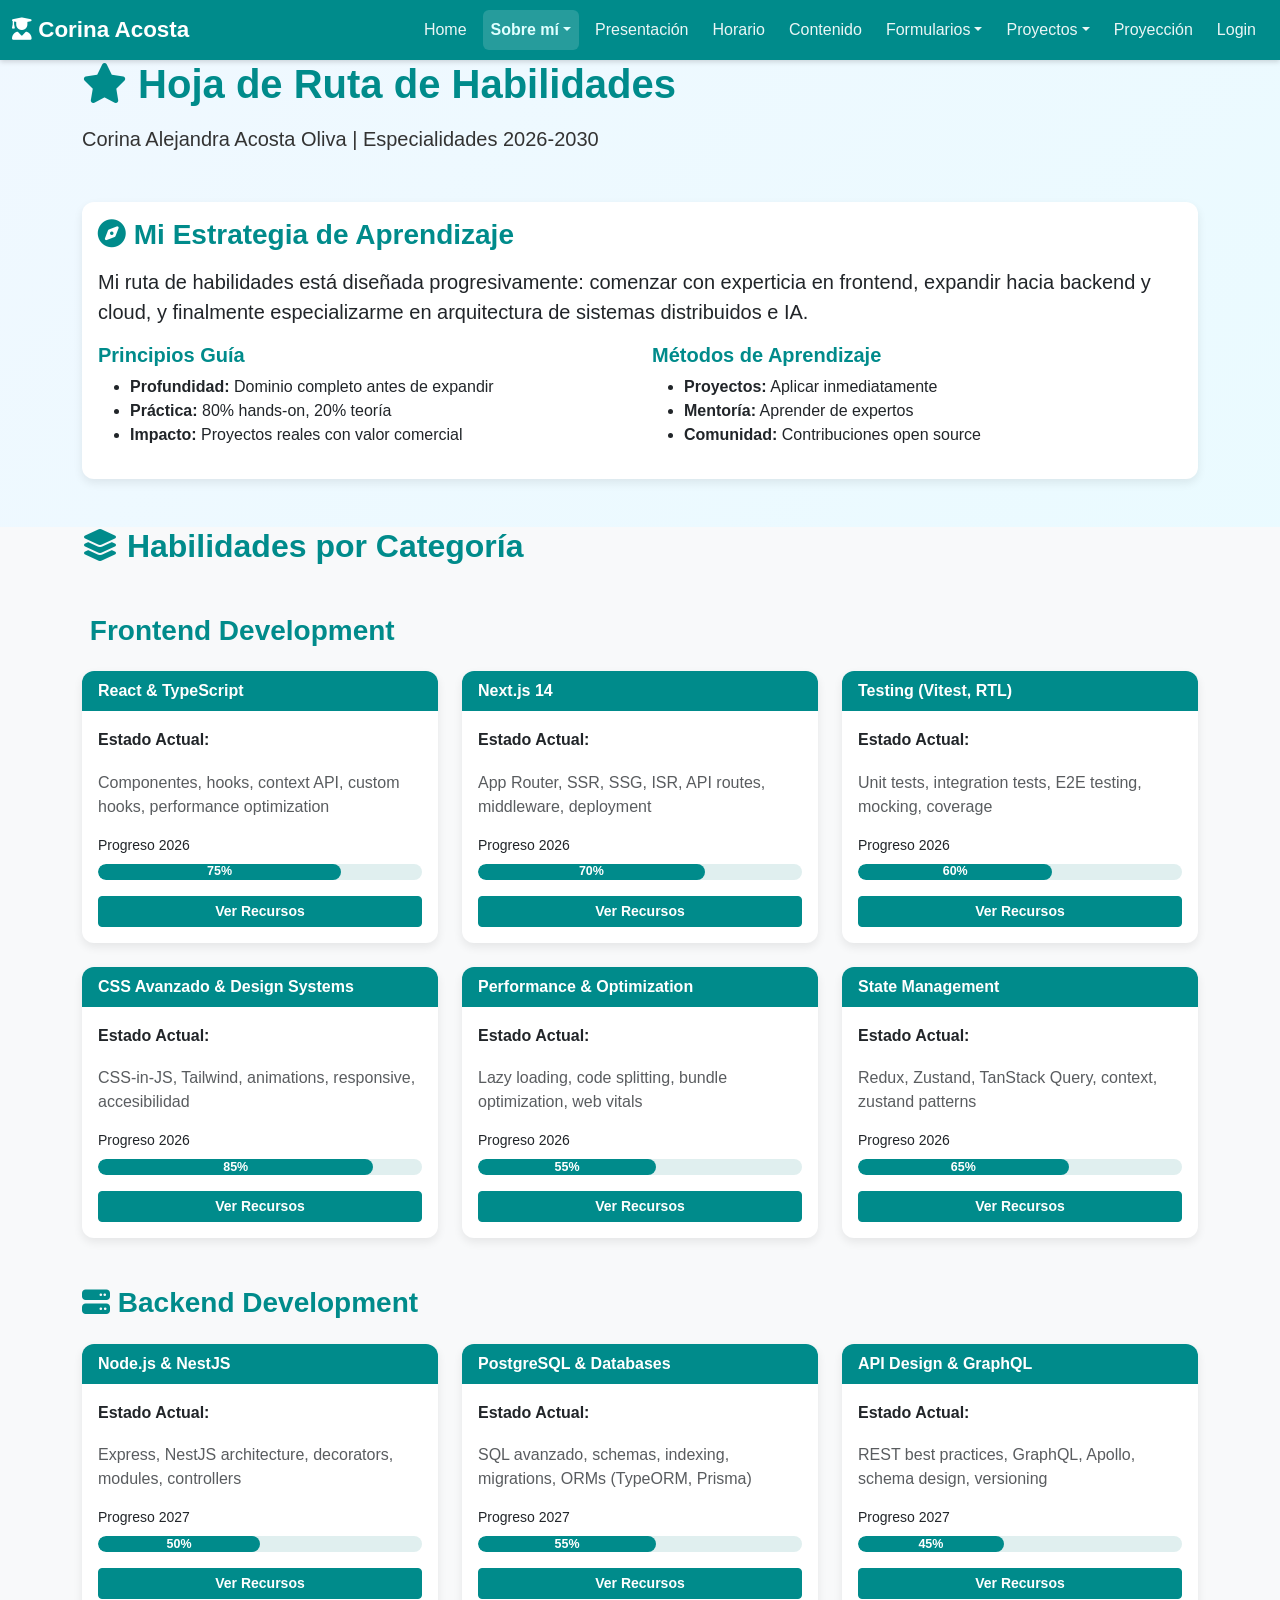
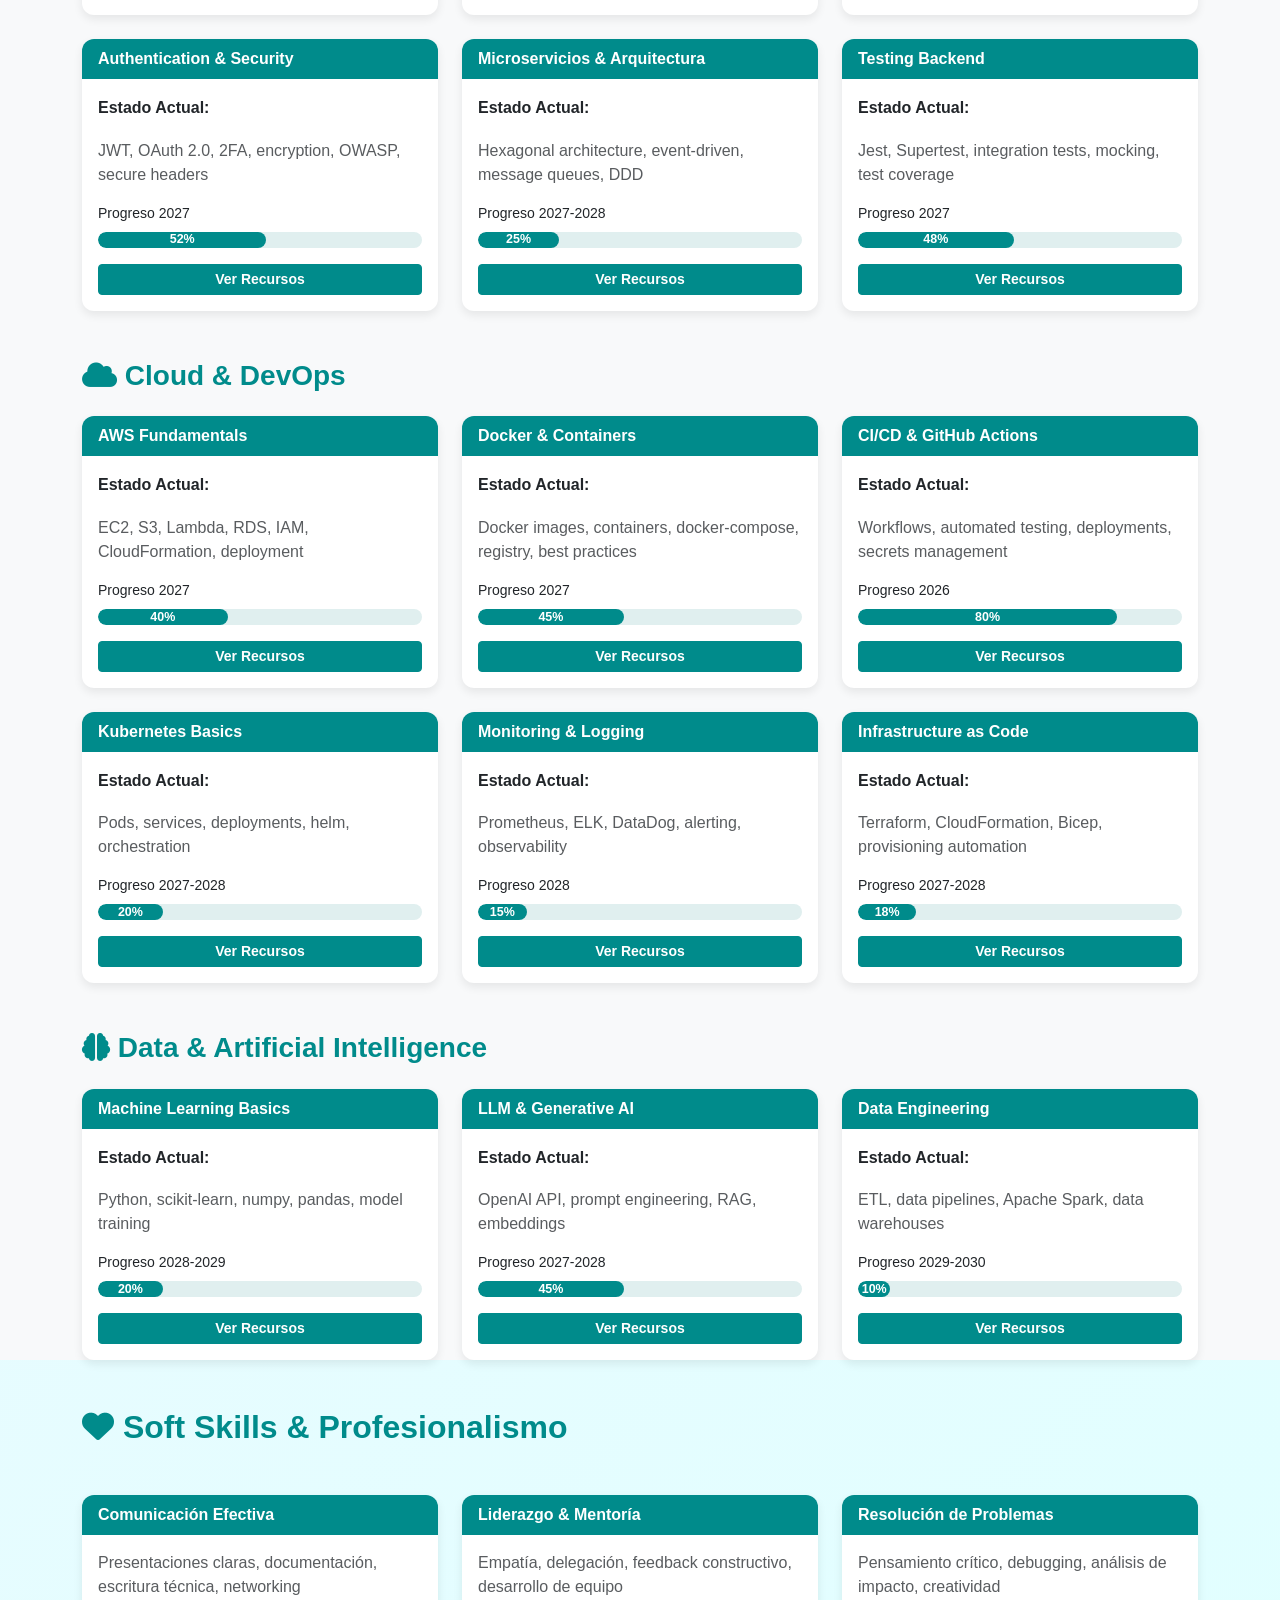
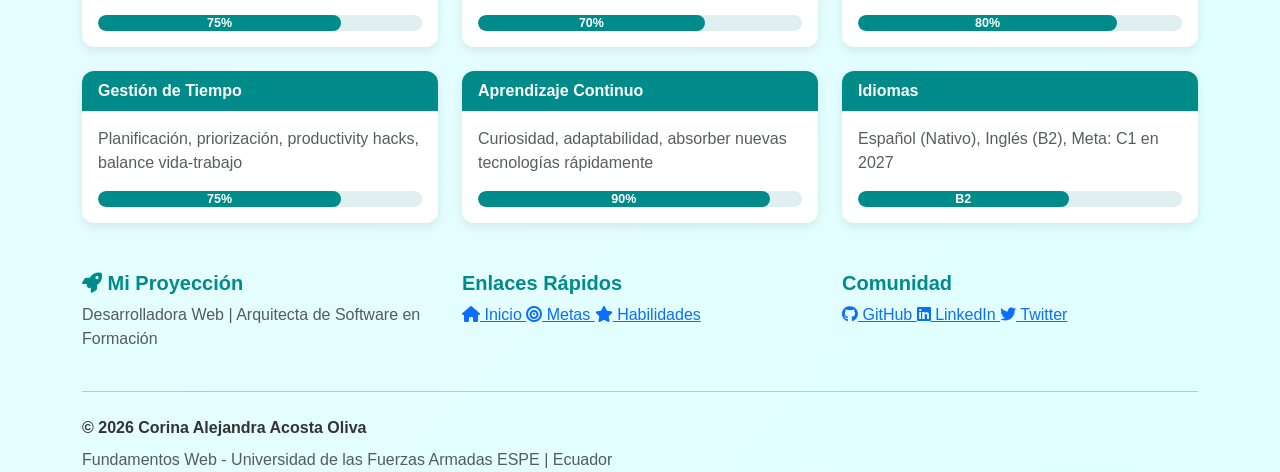
<file: pages/habilidades.html>
<!DOCTYPE html>
<html lang="es">

<head>
  <meta charset="UTF-8">
  <meta name="viewport" content="width=device-width, initial-scale=1.0">
  <title>Habilidades a Desarrollar - Corina Acosta</title>

  <!-- Bootstrap 5.3 CSS -->
  <link href="https://cdn.jsdelivr.net/npm/bootstrap@5.3.0/dist/css/bootstrap.min.css" rel="stylesheet">

  <!-- Font Awesome 6 -->
  <link rel="stylesheet" href="https://cdnjs.cloudflare.com/ajax/libs/font-awesome/6.4.0/css/all.min.css">

  <link rel="stylesheet" href="../css/general.css">

  <link rel="icon" type="image/x-icon" href="../multimedia/img/mundito.ico">
</head>

<body>
  <!-- ============================================
       NAVBAR
       ============================================ -->
  <nav class="navbar navbar-expand-lg navbar-dark sticky-top">
    <div class="container-fluid">
      <a class="navbar-brand" href="../index.html">
        <i class="fas fa-user-graduate"></i> Corina Acosta
      </a>
      <button class="navbar-toggler" type="button" data-bs-toggle="collapse" data-bs-target="#navbarNav"
        aria-controls="navbarNav" aria-expanded="false" aria-label="Toggle navigation">
        <span class="navbar-toggler-icon"></span>
      </button>
      <div class="collapse navbar-collapse" id="navbarNav">
        <ul class="navbar-nav ms-auto">
          <li class="nav-item"><a class="nav-link" href="../index.html">Home</a></li>
          <li class="nav-item dropdown">
            <a class="nav-link dropdown-toggle active" href="#" role="button" data-bs-toggle="dropdown" aria-expanded="false">Sobre mí</a>
            <ul class="dropdown-menu">
              <li><a class="dropdown-item" href="sobremi/sobremi.html">Sobre mí</a></li>
              <li><a class="dropdown-item active" href="habilidades.html">Habilidades</a></li>
              <li><a class="dropdown-item" href="metas.html">Metas</a></li>
            </ul>
          </li>
          <li class="nav-item"><a class="nav-link" href="multimedia/multimedia.html">Presentación</a></li>
          <li class="nav-item"><a class="nav-link" href="horario/horario.html">Horario</a></li>
          <li class="nav-item"><a class="nav-link" href="contenido/contenido.html">Contenido</a></li>
          <li class="nav-item dropdown">
            <a class="nav-link dropdown-toggle" href="#" role="button" data-bs-toggle="dropdown" aria-expanded="false">Formularios</a>
            <ul class="dropdown-menu">
              <li><a class="dropdown-item" href="cto/contacto.html">Contacto</a></li>
              <li><a class="dropdown-item" href="cto/buzon.html">Buzón de Sugerencias</a></li>
              <li><a class="dropdown-item" href="buscar/buscar.html">Búsqueda</a></li>
            </ul>
          </li>
          <li class="nav-item dropdown">
            <a class="nav-link dropdown-toggle" href="#" role="button" data-bs-toggle="dropdown" aria-expanded="false">Proyectos</a>
            <ul class="dropdown-menu">
              <li><a class="dropdown-item" href="proyectos/proyectos.html">Proyectos</a></li>
              <li><a class="dropdown-item" href="proyectos-futuros.html">Proyectos Futuros</a></li>
            </ul>
          </li>
          <li class="nav-item"><a class="nav-link" href="proyeccion.html">Proyección</a></li>
          <li class="nav-item"><a class="nav-link" href="login/login.html">Login</a></li>
        </ul>
      </div>
    </div>
  </nav>

  <!-- ============================================
       HERO SECTION
       ============================================ -->
  <div class="hero-section">
    <div class="container">
      <h1 class="mb-3">
        <i class="fas fa-star"></i> Hoja de Ruta de Habilidades
      </h1>
      <p class="lead mb-0">Corina Alejandra Acosta Oliva | Especialidades 2026-2030</p>
    </div>
  </div>

  <!-- ============================================
       MAIN CONTENT
       ============================================ -->
  <main>
    <!-- SECCIÓN 1: INTRODUCCIÓN -->
    <section class="container mt-5">
      <div class="card shadow-custom mb-5">
        <div class="card-body">
          <h3 class="text-verde mb-3">
            <i class="fas fa-compass"></i> Mi Estrategia de Aprendizaje
          </h3>
          <p class="lead mb-3">
            Mi ruta de habilidades está diseñada progresivamente: comenzar con experticia en frontend, expandir hacia
            backend y cloud, y finalmente especializarme en arquitectura de sistemas distribuidos e IA.
          </p>
          <div class="row">
            <div class="col-12 col-md-6">
              <h5 class="text-verde">Principios Guía</h5>
              <ul>
                <li><strong>Profundidad:</strong> Dominio completo antes de expandir</li>
                <li><strong>Práctica:</strong> 80% hands-on, 20% teoría</li>
                <li><strong>Impacto:</strong> Proyectos reales con valor comercial</li>
              </ul>
            </div>
            <div class="col-12 col-md-6">
              <h5 class="text-verde">Métodos de Aprendizaje</h5>
              <ul>
                <li><strong>Proyectos:</strong> Aplicar inmediatamente</li>
                <li><strong>Mentoría:</strong> Aprender de expertos</li>
                <li><strong>Comunidad:</strong> Contribuciones open source</li>
              </ul>
            </div>
          </div>
        </div>
      </div>
    </section>

    <!-- SECCIÓN 2: HABILIDADES POR CATEGORÍA -->
    <section class="bg-light">
      <div class="container">
        <h2 class="mb-5">
          <i class="fas fa-layer-group"></i> Habilidades por Categoría
        </h2>

        <!-- FRONTEND -->
        <div class="mb-5">
          <h3 class="text-verde mb-4">
            <i class="fas fa-browser"></i> Frontend Development
          </h3>
          <div class="row g-4">
            <div class="col-12 col-md-6 col-lg-4">
              <div class="card">
                <div class="card-header">React & TypeScript</div>
                <div class="card-body">
                  <p class="mb-3"><strong>Estado Actual:</strong> <span class="badge badge-success">Advanced</span>
                  </p>
                  <p class="text-muted mb-3">Componentes, hooks, context API, custom hooks, performance optimization
                  </p>
                  <div>
                    <small class="d-block mb-2">Progreso 2026</small>
                    <div class="progress mb-3">
                      <div class="progress-bar" style="width: 75%">75%</div>
                    </div>
                  </div>
                  <button class="btn btn-sm btn-primary w-100">Ver Recursos</button>
                </div>
              </div>
            </div>

            <div class="col-12 col-md-6 col-lg-4">
              <div class="card">
                <div class="card-header">Next.js 14</div>
                <div class="card-body">
                  <p class="mb-3"><strong>Estado Actual:</strong> <span class="badge badge-success">Advanced</span>
                  </p>
                  <p class="text-muted mb-3">App Router, SSR, SSG, ISR, API routes, middleware, deployment</p>
                  <div>
                    <small class="d-block mb-2">Progreso 2026</small>
                    <div class="progress mb-3">
                      <div class="progress-bar" style="width: 70%">70%</div>
                    </div>
                  </div>
                  <button class="btn btn-sm btn-primary w-100">Ver Recursos</button>
                </div>
              </div>
            </div>

            <div class="col-12 col-md-6 col-lg-4">
              <div class="card">
                <div class="card-header">Testing (Vitest, RTL)</div>
                <div class="card-body">
                  <p class="mb-3"><strong>Estado Actual:</strong> <span class="badge badge-info">Intermediate</span>
                  </p>
                  <p class="text-muted mb-3">Unit tests, integration tests, E2E testing, mocking, coverage</p>
                  <div>
                    <small class="d-block mb-2">Progreso 2026</small>
                    <div class="progress mb-3">
                      <div class="progress-bar" style="width: 60%">60%</div>
                    </div>
                  </div>
                  <button class="btn btn-sm btn-primary w-100">Ver Recursos</button>
                </div>
              </div>
            </div>

            <div class="col-12 col-md-6 col-lg-4">
              <div class="card">
                <div class="card-header">CSS Avanzado & Design Systems</div>
                <div class="card-body">
                  <p class="mb-3"><strong>Estado Actual:</strong> <span class="badge badge-success">Advanced</span>
                  </p>
                  <p class="text-muted mb-3">CSS-in-JS, Tailwind, animations, responsive, accesibilidad</p>
                  <div>
                    <small class="d-block mb-2">Progreso 2026</small>
                    <div class="progress mb-3">
                      <div class="progress-bar" style="width: 85%">85%</div>
                    </div>
                  </div>
                  <button class="btn btn-sm btn-primary w-100">Ver Recursos</button>
                </div>
              </div>
            </div>

            <div class="col-12 col-md-6 col-lg-4">
              <div class="card">
                <div class="card-header">Performance & Optimization</div>
                <div class="card-body">
                  <p class="mb-3"><strong>Estado Actual:</strong> <span class="badge badge-warning">Intermediate</span>
                  </p>
                  <p class="text-muted mb-3">Lazy loading, code splitting, bundle optimization, web vitals</p>
                  <div>
                    <small class="d-block mb-2">Progreso 2026</small>
                    <div class="progress mb-3">
                      <div class="progress-bar" style="width: 55%">55%</div>
                    </div>
                  </div>
                  <button class="btn btn-sm btn-primary w-100">Ver Recursos</button>
                </div>
              </div>
            </div>

            <div class="col-12 col-md-6 col-lg-4">
              <div class="card">
                <div class="card-header">State Management</div>
                <div class="card-body">
                  <p class="mb-3"><strong>Estado Actual:</strong> <span class="badge badge-info">Intermediate</span>
                  </p>
                  <p class="text-muted mb-3">Redux, Zustand, TanStack Query, context, zustand patterns</p>
                  <div>
                    <small class="d-block mb-2">Progreso 2026</small>
                    <div class="progress mb-3">
                      <div class="progress-bar" style="width: 65%">65%</div>
                    </div>
                  </div>
                  <button class="btn btn-sm btn-primary w-100">Ver Recursos</button>
                </div>
              </div>
            </div>
          </div>
        </div>

        <!-- BACKEND -->
        <div class="mb-5">
          <h3 class="text-verde mb-4">
            <i class="fas fa-server"></i> Backend Development
          </h3>
          <div class="row g-4">
            <div class="col-12 col-md-6 col-lg-4">
              <div class="card">
                <div class="card-header">Node.js & NestJS</div>
                <div class="card-body">
                  <p class="mb-3"><strong>Estado Actual:</strong> <span class="badge badge-warning">Intermediate</span>
                  </p>
                  <p class="text-muted mb-3">Express, NestJS architecture, decorators, modules, controllers</p>
                  <div>
                    <small class="d-block mb-2">Progreso 2027</small>
                    <div class="progress mb-3">
                      <div class="progress-bar" style="width: 50%">50%</div>
                    </div>
                  </div>
                  <button class="btn btn-sm btn-primary w-100">Ver Recursos</button>
                </div>
              </div>
            </div>

            <div class="col-12 col-md-6 col-lg-4">
              <div class="card">
                <div class="card-header">PostgreSQL & Databases</div>
                <div class="card-body">
                  <p class="mb-3"><strong>Estado Actual:</strong> <span class="badge badge-info">Intermediate</span>
                  </p>
                  <p class="text-muted mb-3">SQL avanzado, schemas, indexing, migrations, ORMs (TypeORM, Prisma)</p>
                  <div>
                    <small class="d-block mb-2">Progreso 2027</small>
                    <div class="progress mb-3">
                      <div class="progress-bar" style="width: 55%">55%</div>
                    </div>
                  </div>
                  <button class="btn btn-sm btn-primary w-100">Ver Recursos</button>
                </div>
              </div>
            </div>

            <div class="col-12 col-md-6 col-lg-4">
              <div class="card">
                <div class="card-header">API Design & GraphQL</div>
                <div class="card-body">
                  <p class="mb-3"><strong>Estado Actual:</strong> <span class="badge badge-warning">Intermediate</span>
                  </p>
                  <p class="text-muted mb-3">REST best practices, GraphQL, Apollo, schema design, versioning</p>
                  <div>
                    <small class="d-block mb-2">Progreso 2027</small>
                    <div class="progress mb-3">
                      <div class="progress-bar" style="width: 45%">45%</div>
                    </div>
                  </div>
                  <button class="btn btn-sm btn-primary w-100">Ver Recursos</button>
                </div>
              </div>
            </div>

            <div class="col-12 col-md-6 col-lg-4">
              <div class="card">
                <div class="card-header">Authentication & Security</div>
                <div class="card-body">
                  <p class="mb-3"><strong>Estado Actual:</strong> <span class="badge badge-warning">Intermediate</span>
                  </p>
                  <p class="text-muted mb-3">JWT, OAuth 2.0, 2FA, encryption, OWASP, secure headers</p>
                  <div>
                    <small class="d-block mb-2">Progreso 2027</small>
                    <div class="progress mb-3">
                      <div class="progress-bar" style="width: 52%">52%</div>
                    </div>
                  </div>
                  <button class="btn btn-sm btn-primary w-100">Ver Recursos</button>
                </div>
              </div>
            </div>

            <div class="col-12 col-md-6 col-lg-4">
              <div class="card">
                <div class="card-header">Microservicios & Arquitectura</div>
                <div class="card-body">
                  <p class="mb-3"><strong>Estado Actual:</strong> <span class="badge badge-secondary">Beginner</span>
                  </p>
                  <p class="text-muted mb-3">Hexagonal architecture, event-driven, message queues, DDD</p>
                  <div>
                    <small class="d-block mb-2">Progreso 2027-2028</small>
                    <div class="progress mb-3">
                      <div class="progress-bar" style="width: 25%">25%</div>
                    </div>
                  </div>
                  <button class="btn btn-sm btn-primary w-100">Ver Recursos</button>
                </div>
              </div>
            </div>

            <div class="col-12 col-md-6 col-lg-4">
              <div class="card">
                <div class="card-header">Testing Backend</div>
                <div class="card-body">
                  <p class="mb-3"><strong>Estado Actual:</strong> <span class="badge badge-warning">Intermediate</span>
                  </p>
                  <p class="text-muted mb-3">Jest, Supertest, integration tests, mocking, test coverage</p>
                  <div>
                    <small class="d-block mb-2">Progreso 2027</small>
                    <div class="progress mb-3">
                      <div class="progress-bar" style="width: 48%">48%</div>
                    </div>
                  </div>
                  <button class="btn btn-sm btn-primary w-100">Ver Recursos</button>
                </div>
              </div>
            </div>
          </div>
        </div>

        <!-- CLOUD & DEVOPS -->
        <div class="mb-5">
          <h3 class="text-verde mb-4">
            <i class="fas fa-cloud"></i> Cloud & DevOps
          </h3>
          <div class="row g-4">
            <div class="col-12 col-md-6 col-lg-4">
              <div class="card">
                <div class="card-header">AWS Fundamentals</div>
                <div class="card-body">
                  <p class="mb-3"><strong>Estado Actual:</strong> <span class="badge badge-warning">Intermediate</span>
                  </p>
                  <p class="text-muted mb-3">EC2, S3, Lambda, RDS, IAM, CloudFormation, deployment</p>
                  <div>
                    <small class="d-block mb-2">Progreso 2027</small>
                    <div class="progress mb-3">
                      <div class="progress-bar" style="width: 40%">40%</div>
                    </div>
                  </div>
                  <button class="btn btn-sm btn-primary w-100">Ver Recursos</button>
                </div>
              </div>
            </div>

            <div class="col-12 col-md-6 col-lg-4">
              <div class="card">
                <div class="card-header">Docker & Containers</div>
                <div class="card-body">
                  <p class="mb-3"><strong>Estado Actual:</strong> <span class="badge badge-warning">Intermediate</span>
                  </p>
                  <p class="text-muted mb-3">Docker images, containers, docker-compose, registry, best practices
                  </p>
                  <div>
                    <small class="d-block mb-2">Progreso 2027</small>
                    <div class="progress mb-3">
                      <div class="progress-bar" style="width: 45%">45%</div>
                    </div>
                  </div>
                  <button class="btn btn-sm btn-primary w-100">Ver Recursos</button>
                </div>
              </div>
            </div>

            <div class="col-12 col-md-6 col-lg-4">
              <div class="card">
                <div class="card-header">CI/CD & GitHub Actions</div>
                <div class="card-body">
                  <p class="mb-3"><strong>Estado Actual:</strong> <span class="badge badge-success">Advanced</span>
                  </p>
                  <p class="text-muted mb-3">Workflows, automated testing, deployments, secrets management</p>
                  <div>
                    <small class="d-block mb-2">Progreso 2026</small>
                    <div class="progress mb-3">
                      <div class="progress-bar" style="width: 80%">80%</div>
                    </div>
                  </div>
                  <button class="btn btn-sm btn-primary w-100">Ver Recursos</button>
                </div>
              </div>
            </div>

            <div class="col-12 col-md-6 col-lg-4">
              <div class="card">
                <div class="card-header">Kubernetes Basics</div>
                <div class="card-body">
                  <p class="mb-3"><strong>Estado Actual:</strong> <span class="badge badge-secondary">Beginner</span>
                  </p>
                  <p class="text-muted mb-3">Pods, services, deployments, helm, orchestration</p>
                  <div>
                    <small class="d-block mb-2">Progreso 2027-2028</small>
                    <div class="progress mb-3">
                      <div class="progress-bar" style="width: 20%">20%</div>
                    </div>
                  </div>
                  <button class="btn btn-sm btn-primary w-100">Ver Recursos</button>
                </div>
              </div>
            </div>

            <div class="col-12 col-md-6 col-lg-4">
              <div class="card">
                <div class="card-header">Monitoring & Logging</div>
                <div class="card-body">
                  <p class="mb-3"><strong>Estado Actual:</strong> <span class="badge badge-secondary">Beginner</span>
                  </p>
                  <p class="text-muted mb-3">Prometheus, ELK, DataDog, alerting, observability</p>
                  <div>
                    <small class="d-block mb-2">Progreso 2028</small>
                    <div class="progress mb-3">
                      <div class="progress-bar" style="width: 15%">15%</div>
                    </div>
                  </div>
                  <button class="btn btn-sm btn-primary w-100">Ver Recursos</button>
                </div>
              </div>
            </div>

            <div class="col-12 col-md-6 col-lg-4">
              <div class="card">
                <div class="card-header">Infrastructure as Code</div>
                <div class="card-body">
                  <p class="mb-3"><strong>Estado Actual:</strong> <span class="badge badge-secondary">Beginner</span>
                  </p>
                  <p class="text-muted mb-3">Terraform, CloudFormation, Bicep, provisioning automation</p>
                  <div>
                    <small class="d-block mb-2">Progreso 2027-2028</small>
                    <div class="progress mb-3">
                      <div class="progress-bar" style="width: 18%">18%</div>
                    </div>
                  </div>
                  <button class="btn btn-sm btn-primary w-100">Ver Recursos</button>
                </div>
              </div>
            </div>
          </div>
        </div>

        <!-- DATA & AI -->
        <div>
          <h3 class="text-verde mb-4">
            <i class="fas fa-brain"></i> Data & Artificial Intelligence
          </h3>
          <div class="row g-4">
            <div class="col-12 col-md-6 col-lg-4">
              <div class="card">
                <div class="card-header">Machine Learning Basics</div>
                <div class="card-body">
                  <p class="mb-3"><strong>Estado Actual:</strong> <span class="badge badge-secondary">Beginner</span>
                  </p>
                  <p class="text-muted mb-3">Python, scikit-learn, numpy, pandas, model training</p>
                  <div>
                    <small class="d-block mb-2">Progreso 2028-2029</small>
                    <div class="progress mb-3">
                      <div class="progress-bar" style="width: 20%">20%</div>
                    </div>
                  </div>
                  <button class="btn btn-sm btn-primary w-100">Ver Recursos</button>
                </div>
              </div>
            </div>

            <div class="col-12 col-md-6 col-lg-4">
              <div class="card">
                <div class="card-header">LLM & Generative AI</div>
                <div class="card-body">
                  <p class="mb-3"><strong>Estado Actual:</strong> <span class="badge badge-warning">Intermediate</span>
                  </p>
                  <p class="text-muted mb-3">OpenAI API, prompt engineering, RAG, embeddings</p>
                  <div>
                    <small class="d-block mb-2">Progreso 2027-2028</small>
                    <div class="progress mb-3">
                      <div class="progress-bar" style="width: 45%">45%</div>
                    </div>
                  </div>
                  <button class="btn btn-sm btn-primary w-100">Ver Recursos</button>
                </div>
              </div>
            </div>

            <div class="col-12 col-md-6 col-lg-4">
              <div class="card">
                <div class="card-header">Data Engineering</div>
                <div class="card-body">
                  <p class="mb-3"><strong>Estado Actual:</strong> <span class="badge badge-secondary">Beginner</span>
                  </p>
                  <p class="text-muted mb-3">ETL, data pipelines, Apache Spark, data warehouses</p>
                  <div>
                    <small class="d-block mb-2">Progreso 2029-2030</small>
                    <div class="progress mb-3">
                      <div class="progress-bar" style="width: 10%">10%</div>
                    </div>
                  </div>
                  <button class="btn btn-sm btn-primary w-100">Ver Recursos</button>
                </div>
              </div>
            </div>
          </div>
        </div>
      </div>
    </section>

    <!-- SECCIÓN 3: SOFT SKILLS -->
    <section class="container mt-5 mb-5">
      <h2 class="mb-5">
        <i class="fas fa-heart"></i> Soft Skills & Profesionalismo
      </h2>

      <div class="row g-4">
        <div class="col-12 col-md-6 col-lg-4">
          <div class="card">
            <div class="card-header">Comunicación Efectiva</div>
            <div class="card-body">
              <p class="text-muted mb-3">Presentaciones claras, documentación, escritura técnica, networking</p>
              <div class="progress">
                <div class="progress-bar" style="width: 75%">75%</div>
              </div>
            </div>
          </div>
        </div>

        <div class="col-12 col-md-6 col-lg-4">
          <div class="card">
            <div class="card-header">Liderazgo & Mentoría</div>
            <div class="card-body">
              <p class="text-muted mb-3">Empatía, delegación, feedback constructivo, desarrollo de equipo</p>
              <div class="progress">
                <div class="progress-bar" style="width: 70%">70%</div>
              </div>
            </div>
          </div>
        </div>

        <div class="col-12 col-md-6 col-lg-4">
          <div class="card">
            <div class="card-header">Resolución de Problemas</div>
            <div class="card-body">
              <p class="text-muted mb-3">Pensamiento crítico, debugging, análisis de impacto, creatividad</p>
              <div class="progress">
                <div class="progress-bar" style="width: 80%">80%</div>
              </div>
            </div>
          </div>
        </div>

        <div class="col-12 col-md-6 col-lg-4">
          <div class="card">
            <div class="card-header">Gestión de Tiempo</div>
            <div class="card-body">
              <p class="text-muted mb-3">Planificación, priorización, productivity hacks, balance vida-trabajo</p>
              <div class="progress">
                <div class="progress-bar" style="width: 75%">75%</div>
              </div>
            </div>
          </div>
        </div>

        <div class="col-12 col-md-6 col-lg-4">
          <div class="card">
            <div class="card-header">Aprendizaje Continuo</div>
            <div class="card-body">
              <p class="text-muted mb-3">Curiosidad, adaptabilidad, absorber nuevas tecnologías rápidamente</p>
              <div class="progress">
                <div class="progress-bar" style="width: 90%">90%</div>
              </div>
            </div>
          </div>
        </div>

        <div class="col-12 col-md-6 col-lg-4">
          <div class="card">
            <div class="card-header">Idiomas</div>
            <div class="card-body">
              <p class="text-muted mb-3">Español (Nativo), Inglés (B2), Meta: C1 en 2027</p>
              <div class="progress">
                <div class="progress-bar" style="width: 65%">B2</div>
              </div>
            </div>
          </div>
        </div>
      </div>
    </section>
  </main>

  <!-- ============================================
       FOOTER
       ============================================ -->
  <footer>
    <div class="container">
      <div class="row mb-4">
        <div class="col-12 col-md-4 mb-3 mb-md-0">
          <h5>
            <i class="fas fa-rocket"></i> Mi Proyección
          </h5>
          <p class="text-muted">
            Desarrolladora Web | Arquitecta de Software en Formación
          </p>
        </div>
        <div class="col-12 col-md-4 mb-3 mb-md-0">
          <h5>Enlaces Rápidos</h5>
          <div class="footer-links">
            <a href="../proyeccion.html">
              <i class="fas fa-home"></i> Inicio
            </a>
            <a href="metas.html">
              <i class="fas fa-bullseye"></i> Metas
            </a>
            <a href="habilidades.html">
              <i class="fas fa-star"></i> Habilidades
            </a>
          </div>
        </div>
        <div class="col-12 col-md-4">
          <h5>Comunidad</h5>
          <div class="footer-links">
            <a href="#">
              <i class="fab fa-github"></i> GitHub
            </a>
            <a href="#">
              <i class="fab fa-linkedin"></i> LinkedIn
            </a>
            <a href="#">
              <i class="fab fa-twitter"></i> Twitter
            </a>
          </div>
        </div>
      </div>
      <hr class="my-4">
      <p class="mb-2">
        <strong>© 2026 Corina Alejandra Acosta Oliva</strong>
      </p>
      <p class="text-muted mb-0">
        Fundamentos Web - Universidad de las Fuerzas Armadas ESPE | Ecuador
      </p>
    </div>
  </footer>

  <!-- Bootstrap 5.3 JS -->
  <script src="https://cdn.jsdelivr.net/npm/bootstrap@5.3.0/dist/js/bootstrap.bundle.min.js"></script>
</body>

</html>
</file>
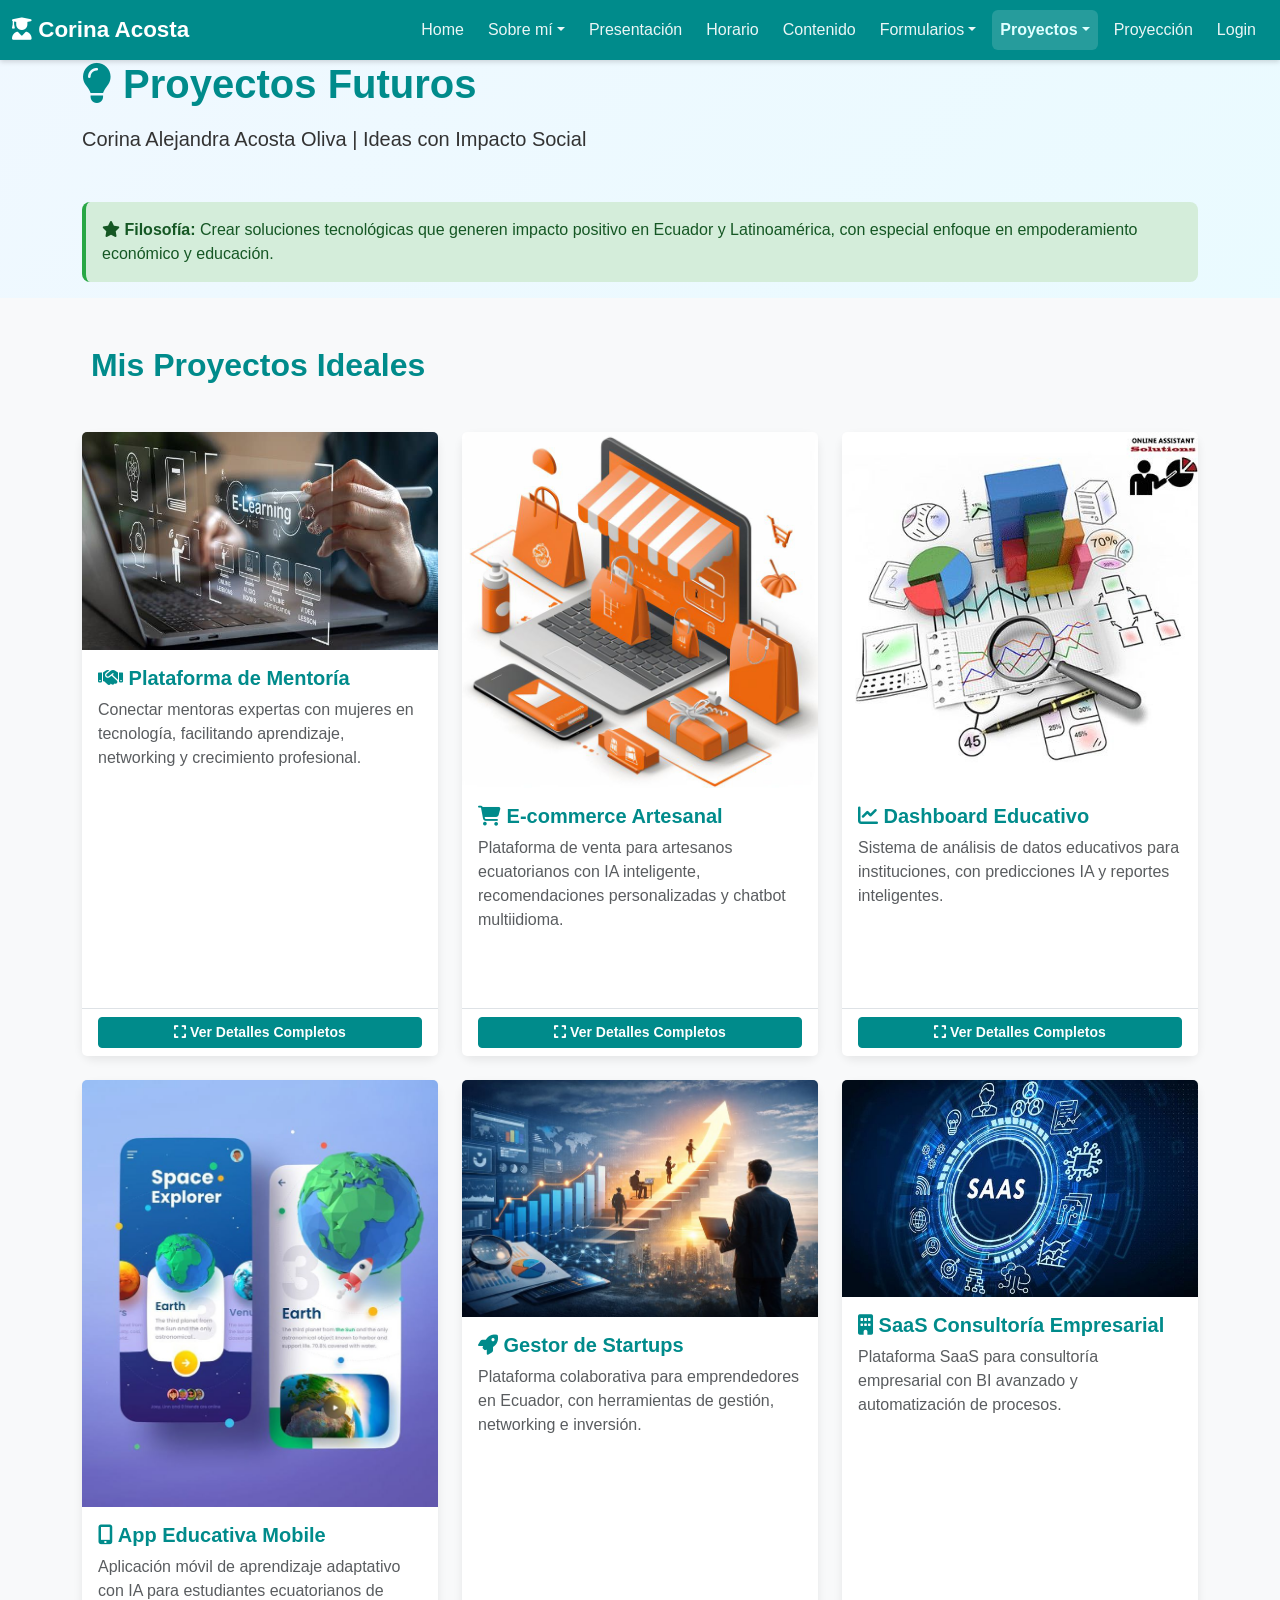
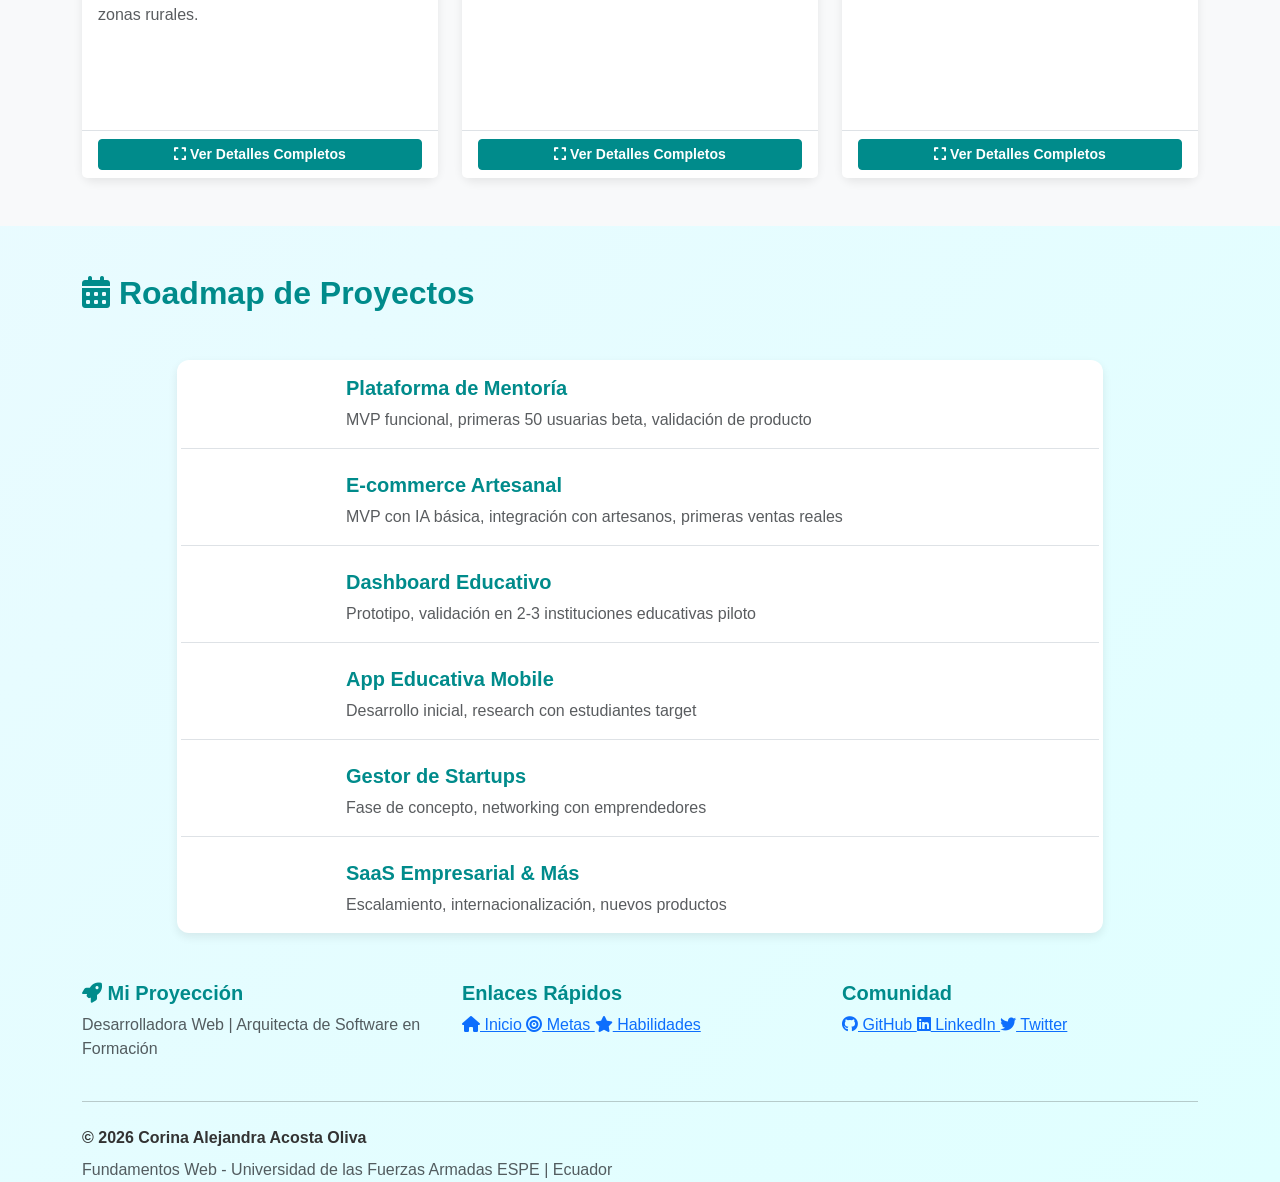
<file: pages/proyectos-futuros.html>
<!DOCTYPE html>
<html lang="es">

<head>
  <meta charset="UTF-8">
  <meta name="viewport" content="width=device-width, initial-scale=1.0">
  <title>Proyectos Futuros - Corina Acosta</title>

  <!-- Bootstrap 5.3 CSS -->
  <link href="https://cdn.jsdelivr.net/npm/bootstrap@5.3.0/dist/css/bootstrap.min.css" rel="stylesheet">

  <!-- Font Awesome 6 -->
  <link rel="stylesheet" href="https://cdnjs.cloudflare.com/ajax/libs/font-awesome/6.4.0/css/all.min.css">

  <link rel="stylesheet" href="../css/general.css">

  <link rel="icon" type="image/x-icon" href="../multimedia/img/mundito.ico">
</head>

<body>
  <!-- ============================================
       NAVBAR
       ============================================ -->
  <nav class="navbar navbar-expand-lg navbar-dark sticky-top">
    <div class="container-fluid">
      <a class="navbar-brand" href="../index.html">
        <i class="fas fa-user-graduate"></i> Corina Acosta
      </a>
      <button class="navbar-toggler" type="button" data-bs-toggle="collapse" data-bs-target="#navbarNav"
        aria-controls="navbarNav" aria-expanded="false" aria-label="Toggle navigation">
        <span class="navbar-toggler-icon"></span>
      </button>
      <div class="collapse navbar-collapse" id="navbarNav">
        <ul class="navbar-nav ms-auto">
          <li class="nav-item"><a class="nav-link" href="../index.html">Home</a></li>
          <li class="nav-item dropdown">
            <a class="nav-link dropdown-toggle" href="#" role="button" data-bs-toggle="dropdown" aria-expanded="false">Sobre mí</a>
            <ul class="dropdown-menu">
              <li><a class="dropdown-item" href="sobremi/sobremi.html">Sobre mí</a></li>
              <li><a class="dropdown-item" href="habilidades.html">Habilidades</a></li>
              <li><a class="dropdown-item" href="metas.html">Metas</a></li>
            </ul>
          </li>
          <li class="nav-item"><a class="nav-link" href="multimedia/multimedia.html">Presentación</a></li>
          <li class="nav-item"><a class="nav-link" href="horario/horario.html">Horario</a></li>
          <li class="nav-item"><a class="nav-link" href="contenido/contenido.html">Contenido</a></li>
          <li class="nav-item dropdown">
            <a class="nav-link dropdown-toggle" href="#" role="button" data-bs-toggle="dropdown" aria-expanded="false">Formularios</a>
            <ul class="dropdown-menu">
              <li><a class="dropdown-item" href="cto/contacto.html">Contacto</a></li>
              <li><a class="dropdown-item" href="cto/buzon.html">Buzón de Sugerencias</a></li>
              <li><a class="dropdown-item" href="buscar/buscar.html">Búsqueda</a></li>
            </ul>
          </li>
          <li class="nav-item dropdown">
            <a class="nav-link dropdown-toggle active" href="#" role="button" data-bs-toggle="dropdown" aria-expanded="false">Proyectos</a>
            <ul class="dropdown-menu">
              <li><a class="dropdown-item" href="proyectos/proyectos.html">Proyectos</a></li>
              <li><a class="dropdown-item active" href="proyectos-futuros.html">Proyectos Futuros</a></li>
            </ul>
          </li>
          <li class="nav-item"><a class="nav-link" href="proyeccion.html">Proyección</a></li>
          <li class="nav-item"><a class="nav-link" href="login/login.html">Login</a></li>
        </ul>
      </div>
    </div>
  </nav>

  <!-- ============================================
       HERO SECTION
       ============================================ -->
  <div class="hero-section">
    <div class="container">
      <h1 class="mb-3">
        <i class="fas fa-lightbulb"></i> Proyectos Futuros
      </h1>
      <p class="lead mb-0">Corina Alejandra Acosta Oliva | Ideas con Impacto Social</p>
    </div>
  </div>

  <!-- ============================================
       MAIN CONTENT
       ============================================ -->
  <main>
    <!-- SECCIÓN 1: INTRODUCCIÓN -->
    <section class="container mt-5">
      <div class="alert alert-success">
        <i class="fas fa-star"></i> <strong>Filosofía:</strong> Crear soluciones tecnológicas que generen impacto
        positivo en Ecuador y Latinoamérica, con especial enfoque en empoderamiento económico y educación.
      </div>
    </section>

    <!-- SECCIÓN 2: GRID DE PROYECTOS -->
    <section class="bg-light">
      <div class="container py-5">
        <h2 class="mb-5">
          <i class="fas fa-grid"></i> Mis Proyectos Ideales
        </h2>

        <div class="row g-4">
          <!-- Proyecto 1 -->
          <div class="col-12 col-md-6 col-lg-4">
            <div class="card h-100">
              <img src="../multimedia/img/plataforma_mentoria.jpg" class="card-img-top" alt="Plataforma de Mentoría">
              <div class="card-body">
                <h5 class="card-title text-verde">
                  <i class="fas fa-handshake"></i> Plataforma de Mentoría
                </h5>
                <p class="text-muted mb-3">Conectar mentoras expertas con mujeres en tecnología, facilitando
                  aprendizaje, networking y crecimiento profesional.</p>
                <div class="mb-3">
                  <span class="badge badge-success">React</span>
                  <span class="badge badge-success">Node.js</span>
                  <span class="badge badge-success">PostgreSQL</span>
                  <span class="badge badge-success">Stripe</span>
                </div>
              </div>
              <div class="card-footer bg-white border-top">
                <button type="button" class="btn btn-primary btn-sm w-100" data-bs-toggle="modal"
                  data-bs-target="#modalProyecto1">
                  <i class="fas fa-expand"></i> Ver Detalles Completos
                </button>
              </div>
            </div>
          </div>

          <!-- Proyecto 2 -->
          <div class="col-12 col-md-6 col-lg-4">
            <div class="card h-100">
              <img src="../multimedia/img/e-commer.jpg" class="card-img-top" alt="E-commerce Artesanal">
              <div class="card-body">
                <h5 class="card-title text-verde">
                  <i class="fas fa-shopping-cart"></i> E-commerce Artesanal
                </h5>
                <p class="text-muted mb-3">Plataforma de venta para artesanos ecuatorianos con IA inteligente,
                  recomendaciones personalizadas y chatbot multiidioma.</p>
                <div class="mb-3">
                  <span class="badge badge-success">Next.js</span>
                  <span class="badge badge-success">Django</span>
                  <span class="badge badge-success">OpenAI</span>
                  <span class="badge badge-success">MongoDB</span>
                </div>
              </div>
              <div class="card-footer bg-white border-top">
                <button type="button" class="btn btn-primary btn-sm w-100" data-bs-toggle="modal"
                  data-bs-target="#modalProyecto2">
                  <i class="fas fa-expand"></i> Ver Detalles Completos
                </button>
              </div>
            </div>
          </div>

          <!-- Proyecto 3 -->
          <div class="col-12 col-md-6 col-lg-4">
            <div class="card h-100">
              <img src="../multimedia/img/Dashboard_Educativo.jpg" class="card-img-top" alt="Dashboard Educativo">
              <div class="card-body">
                <h5 class="card-title text-verde">
                  <i class="fas fa-chart-line"></i> Dashboard Educativo
                </h5>
                <p class="text-muted mb-3">Sistema de análisis de datos educativos para instituciones, con predicciones
                  IA y reportes inteligentes.</p>
                <div class="mb-3">
                  <span class="badge badge-success">React</span>
                  <span class="badge badge-success">FastAPI</span>
                  <span class="badge badge-success">PostgreSQL</span>
                  <span class="badge badge-success">D3.js</span>
                </div>
              </div>
              <div class="card-footer bg-white border-top">
                <button type="button" class="btn btn-primary btn-sm w-100" data-bs-toggle="modal"
                  data-bs-target="#modalProyecto3">
                  <i class="fas fa-expand"></i> Ver Detalles Completos
                </button>
              </div>
            </div>
          </div>

          <!-- Proyecto 4 -->
          <div class="col-12 col-md-6 col-lg-4">
            <div class="card h-100">
              <img src="../multimedia/img/App_educativa.jpg" class="card-img-top" alt="App Educativa">
              <div class="card-body">
                <h5 class="card-title text-verde">
                  <i class="fas fa-mobile-alt"></i> App Educativa Mobile
                </h5>
                <p class="text-muted mb-3">Aplicación móvil de aprendizaje adaptativo con IA para estudiantes
                  ecuatorianos de zonas rurales.</p>
                <div class="mb-3">
                  <span class="badge badge-success">React Native</span>
                  <span class="badge badge-success">Firebase</span>
                  <span class="badge badge-success">TensorFlow</span>
                  <span class="badge badge-info">En ideas</span>
                </div>
              </div>
              <div class="card-footer bg-white border-top">
                <button type="button" class="btn btn-primary btn-sm w-100" data-bs-toggle="modal"
                  data-bs-target="#modalProyecto4">
                  <i class="fas fa-expand"></i> Ver Detalles Completos
                </button>
              </div>
            </div>
          </div>

          <!-- Proyecto 5 -->
          <div class="col-12 col-md-6 col-lg-4">
            <div class="card h-100">
              <img src="../multimedia/img/Gestor_Startups.jpg" class="card-img-top" alt="Gestor Startups">
              <div class="card-body">
                <h5 class="card-title text-verde">
                  <i class="fas fa-rocket"></i> Gestor de Startups
                </h5>
                <p class="text-muted mb-3">Plataforma colaborativa para emprendedores en Ecuador, con herramientas
                  de gestión, networking e inversión.</p>
                <div class="mb-3">
                  <span class="badge badge-success">Next.js</span>
                  <span class="badge badge-success">NestJS</span>
                  <span class="badge badge-success">WebSockets</span>
                  <span class="badge badge-info">Fase inicial</span>
                </div>
              </div>
              <div class="card-footer bg-white border-top">
                <button type="button" class="btn btn-primary btn-sm w-100" data-bs-toggle="modal"
                  data-bs-target="#modalProyecto5">
                  <i class="fas fa-expand"></i> Ver Detalles Completos
                </button>
              </div>
            </div>
          </div>

          <!-- Proyecto 6 -->
          <div class="col-12 col-md-6 col-lg-4">
            <div class="card h-100">
              <img src="../multimedia/img/SaaS_Consultoría_Empresarial.jpg" class="card-img-top" alt="SaaS Consultoría">
              <div class="card-body">
                <h5 class="card-title text-verde">
                  <i class="fas fa-building"></i> SaaS Consultoría Empresarial
                </h5>
                <p class="text-muted mb-3">Plataforma SaaS para consultoría empresarial con BI avanzado y
                  automatización de procesos.</p>
                <div class="mb-3">
                  <span class="badge badge-success">React</span>
                  <span class="badge badge-success">GraphQL</span>
                  <span class="badge badge-success">Kubernetes</span>
                  <span class="badge badge-secondary">Long-term</span>
                </div>
              </div>
              <div class="card-footer bg-white border-top">
                <button type="button" class="btn btn-primary btn-sm w-100" data-bs-toggle="modal"
                  data-bs-target="#modalProyecto6">
                  <i class="fas fa-expand"></i> Ver Detalles Completos
                </button>
              </div>
            </div>
          </div>
        </div>
      </div>
    </section>

    <!-- SECCIÓN 3: ROADMAP DE LANZAMIENTOS -->
    <section class="container mt-5 mb-5">
      <h2 class="mb-5">
        <i class="fas fa-calendar-alt"></i> Roadmap de Proyectos
      </h2>

      <div class="row">
        <div class="col-12 col-lg-10 mx-auto">
          <div class="card">
            <div class="card-body">
              <div class="row align-items-center mb-4 pb-3 border-bottom">
                <div class="col-3 col-md-2">
                  <span class="badge badge-success p-2">2026</span>
                </div>
                <div class="col-9 col-md-10">
                  <h5 class="mb-2">Plataforma de Mentoría</h5>
                  <p class="text-muted mb-0">MVP funcional, primeras 50 usuarias beta, validación de producto</p>
                </div>
              </div>

              <div class="row align-items-center mb-4 pb-3 border-bottom">
                <div class="col-3 col-md-2">
                  <span class="badge badge-info p-2">2026-2027</span>
                </div>
                <div class="col-9 col-md-10">
                  <h5 class="mb-2">E-commerce Artesanal</h5>
                  <p class="text-muted mb-0">MVP con IA básica, integración con artesanos, primeras ventas reales
                  </p>
                </div>
              </div>

              <div class="row align-items-center mb-4 pb-3 border-bottom">
                <div class="col-3 col-md-2">
                  <span class="badge badge-info p-2">2027</span>
                </div>
                <div class="col-9 col-md-10">
                  <h5 class="mb-2">Dashboard Educativo</h5>
                  <p class="text-muted mb-0">Prototipo, validación en 2-3 instituciones educativas piloto</p>
                </div>
              </div>

              <div class="row align-items-center mb-4 pb-3 border-bottom">
                <div class="col-3 col-md-2">
                  <span class="badge badge-secondary p-2">2027-2028</span>
                </div>
                <div class="col-9 col-md-10">
                  <h5 class="mb-2">App Educativa Mobile</h5>
                  <p class="text-muted mb-0">Desarrollo inicial, research con estudiantes target</p>
                </div>
              </div>

              <div class="row align-items-center mb-4 pb-3 border-bottom">
                <div class="col-3 col-md-2">
                  <span class="badge badge-secondary p-2">2028</span>
                </div>
                <div class="col-9 col-md-10">
                  <h5 class="mb-2">Gestor de Startups</h5>
                  <p class="text-muted mb-0">Fase de concepto, networking con emprendedores</p>
                </div>
              </div>

              <div class="row align-items-center">
                <div class="col-3 col-md-2">
                  <span class="badge badge-secondary p-2">2029+</span>
                </div>
                <div class="col-9 col-md-10">
                  <h5 class="mb-2">SaaS Empresarial & Más</h5>
                  <p class="text-muted mb-0">Escalamiento, internacionalización, nuevos productos</p>
                </div>
              </div>
            </div>
          </div>
        </div>
      </div>
    </section>
  </main>

  <!-- ============================================
       MODALES
       ============================================ -->

  <!-- Modal Proyecto 1 -->
  <div class="modal fade" id="modalProyecto1" tabindex="-1" aria-labelledby="modalProyecto1Label" aria-hidden="true">
    <div class="modal-dialog modal-lg">
      <div class="modal-content">
        <div class="modal-header">
          <h1 class="modal-title fs-5" id="modalProyecto1Label">
            <i class="fas fa-handshake"></i> Plataforma de Mentoría - Detalles Completos
          </h1>
          <button type="button" class="btn-close" data-bs-dismiss="modal" aria-label="Close"></button>
        </div>
        <div class="modal-body">
          <h5 class="text-verde mb-3">Descripción</h5>
          <p>
            Plataforma digital que conecta mentoras profesionales en tecnología con mujeres interesadas en iniciar o
            avanzar su carrera. Incluye herramientas de mentoría 1-on-1, grupos de estudio, recursos educativos y
            comunidad.
          </p>

          <h5 class="text-verde mt-4 mb-3">Características</h5>
          <ul>
            <li>Perfiles detallados de mentoras y mentoradas</li>
            <li>Búsqueda avanzada por especialidad, experiencia, disponibilidad</li>
            <li>Calendario integrado para sesiones</li>
            <li>Chat en tiempo real con notificaciones</li>
            <li>Videollamadas integradas (Zoom/Jitsi)</li>
            <li>Sistema de ratings y testimonios</li>
            <li>Recursos compartidos (libros, cursos, artículos)</li>
            <li>Comunidad con forums de discusión</li>
          </ul>

          <h5 class="text-verde mt-4 mb-3">Stack Técnico</h5>
          <div>
            <span class="badge badge-success">React 18</span>
            <span class="badge badge-success">TypeScript</span>
            <span class="badge badge-success">Next.js</span>
            <span class="badge badge-success">Node.js</span>
            <span class="badge badge-success">Express</span>
            <span class="badge badge-success">PostgreSQL</span>
            <span class="badge badge-success">WebSockets</span>
            <span class="badge badge-success">Stripe</span>
            <span class="badge badge-success">AWS S3</span>
          </div>

          <h5 class="text-verde mt-4 mb-3">Modelo de Negocio</h5>
          <p>
            <strong>Freemium:</strong> Acceso gratuito limitado. Suscripciones premium para mentoras ($20-50/mes)
            y mentoradas ($10-30/mes). Comisión por sesiones pagadas.
          </p>

          <h5 class="text-verde mt-4 mb-3">Timeline</h5>
          <ul>
            <li><strong>Mes 1-2:</strong> Diseño UI/UX, setup inicial</li>
            <li><strong>Mes 3-4:</strong> Backend y autenticación</li>
            <li><strong>Mes 5-6:</strong> Frontend y integración</li>
            <li><strong>Mes 7:</strong> Testing y optimización</li>
            <li><strong>Mes 8:</strong> Beta launch con 50 usuarias</li>
          </ul>
        </div>
      </div>
    </div>
  </div>

  <!-- Modal Proyecto 2 -->
  <div class="modal fade" id="modalProyecto2" tabindex="-1" aria-labelledby="modalProyecto2Label" aria-hidden="true">
    <div class="modal-dialog modal-lg">
      <div class="modal-content">
        <div class="modal-header">
          <h1 class="modal-title fs-5" id="modalProyecto2Label">
            <i class="fas fa-shopping-cart"></i> E-commerce Artesanal - Detalles Completos
          </h1>
          <button type="button" class="btn-close" data-bs-dismiss="modal" aria-label="Close"></button>
        </div>
        <div class="modal-body">
          <h5 class="text-verde mb-3">Descripción</h5>
          <p>
            Marketplace que empodera a artesanos ecuatorianos proporcionando una plataforma digital moderna con
            herramientas avanzadas de marketing, analítica y servicio al cliente.
          </p>

          <h5 class="text-verde mt-4 mb-3">Características Principales</h5>
          <ul>
            <li>Catálogo de productos con fotos 360°</li>
            <li>Recomendaciones personalizadas (ML)</li>
            <li>Chatbot IA multiidioma (esp-eng-quichua)</li>
            <li>Búsqueda con filtros avanzados</li>
            <li>Carrito y checkout seguro</li>
            <li>Pagos con Stripe, PayPal, transferencia</li>
            <li>Dashboard para vendedores</li>
            <li>Análisis de ventas y tendencias</li>
            <li>Programa de fidelización</li>
          </ul>

          <h5 class="text-verde mt-4 mb-3">Tecnología IA Integrada</h5>
          <ul>
            <li><strong>OpenAI API:</strong> Chatbot inteligente 24/7</li>
            <li><strong>Recomendaciones ML:</strong> Scikit-learn para sugerencias</li>
            <li><strong>NLP:</strong> Análisis de sentimientos en reviews</li>
            <li><strong>Predicción:</strong> Demanda y tendencias</li>
          </ul>

          <h5 class="text-verde mt-4 mb-3">Stack Técnico</h5>
          <div>
            <span class="badge badge-success">Next.js</span>
            <span class="badge badge-success">Django</span>
            <span class="badge badge-success">Python</span>
            <span class="badge badge-success">MongoDB</span>
            <span class="badge badge-success">OpenAI API</span>
            <span class="badge badge-success">AWS</span>
            <span class="badge badge-success">Docker</span>
          </div>

          <h5 class="text-verde mt-4 mb-3">Impacto Social</h5>
          <p>
            Genera empleo directo para artesanos, aumenta visibilidad de productos ecuatorianos a nivel global,
            reduce intermediarios, mejora ingresos.
          </p>
        </div>
      </div>
    </div>
  </div>

  <!-- Modal Proyecto 3 -->
  <div class="modal fade" id="modalProyecto3" tabindex="-1" aria-labelledby="modalProyecto3Label" aria-hidden="true">
    <div class="modal-dialog modal-lg">
      <div class="modal-content">
        <div class="modal-header">
          <h1 class="modal-title fs-5" id="modalProyecto3Label">
            <i class="fas fa-chart-line"></i> Dashboard Educativo - Detalles Completos
          </h1>
          <button type="button" class="btn-close" data-bs-dismiss="modal" aria-label="Close"></button>
        </div>
        <div class="modal-body">
          <h5 class="text-verde mb-3">Descripción</h5>
          <p>
            Sistema integral de análisis de datos educativos que proporciona insights en tiempo real sobre desempeño
            estudiantil, identifica patrones de riesgo académico y genera reportes predictivos automatizados.
          </p>

          <h5 class="text-verde mt-4 mb-3">Dashboards Incluidos</h5>
          <ul>
            <li><strong>Docentes:</strong> Seguimiento de estudiantes, rendimiento por tema, recomendaciones</li>
            <li><strong>Administración:</strong> KPIs institucionales, cohortes, tendencias</li>
            <li><strong>Estudiantes:</strong> Mi progreso, comparativa con pares, metas</li>
            <li><strong>Predicción de Riesgo:</strong> ML para identificar estudiantes en riesgo</li>
          </ul>

          <h5 class="text-verde mt-4 mb-3">Inteligencia Artificial</h5>
          <ul>
            <li>Predicción de deserción escolar</li>
            <li>Identificación de estilos de aprendizaje</li>
            <li>Recomendaciones personalizadas de recursos</li>
            <li>Reportes generados con GPT</li>
            <li>Alertas automáticas para intervención</li>
          </ul>

          <h5 class="text-verde mt-4 mb-3">Stack Técnico</h5>
          <div>
            <span class="badge badge-success">React</span>
            <span class="badge badge-success">D3.js</span>
            <span class="badge badge-success">FastAPI</span>
            <span class="badge badge-success">PostgreSQL</span>
            <span class="badge badge-success">Redis</span>
            <span class="badge badge-success">Python/scikit-learn</span>
            <span class="badge badge-success">AWS Lambda</span>
          </div>

          <h5 class="text-verde mt-4 mb-3">Modelo de Negocio</h5>
          <p>
            B2B SaaS: Suscripción por institución (5000-50000 USD/año según tamaño). Incluye setup, entrenamiento,
            soporte.
          </p>
        </div>
      </div>
    </div>
  </div>

  <!-- Modal Proyecto 4 -->
  <div class="modal fade" id="modalProyecto4" tabindex="-1" aria-labelledby="modalProyecto4Label" aria-hidden="true">
    <div class="modal-dialog modal-lg">
      <div class="modal-content">
        <div class="modal-header">
          <h1 class="modal-title fs-5" id="modalProyecto4Label">
            <i class="fas fa-mobile-alt"></i> App Educativa Mobile - Detalles
          </h1>
          <button type="button" class="btn-close" data-bs-dismiss="modal" aria-label="Close"></button>
        </div>
        <div class="modal-body">
          <h5 class="text-verde mb-3">Descripción</h5>
          <p>
            Aplicación móvil de aprendizaje adaptativo con IA para estudiantes de zonas rurales de Ecuador, sin
            dependencia de internet permanente.
          </p>

          <h5 class="text-verde mt-4 mb-3">Características</h5>
          <ul>
            <li>Contenido offline-first</li>
            <li>Adaptación automática al nivel del estudiante</li>
            <li>Gamificación y motivación</li>
            <li>Sincronización inteligente cuando hay conexión</li>
            <li>Bajo consumo de datos</li>
            <li>Acceso con poco almacenamiento</li>
          </ul>

          <h5 class="text-verde mt-4 mb-3">Stack Técnico</h5>
          <div>
            <span class="badge badge-success">React Native</span>
            <span class="badge badge-success">Firebase</span>
            <span class="badge badge-success">TensorFlow Lite</span>
            <span class="badge badge-success">Realm</span>
          </div>

          <h5 class="text-verde mt-4 mb-3">Estado Actual</h5>
          <p><span class="badge badge-secondary">En Ideación - Lanzamiento 2027-2028</span></p>
        </div>
      </div>
    </div>
  </div>

  <!-- Modal Proyecto 5 -->
  <div class="modal fade" id="modalProyecto5" tabindex="-1" aria-labelledby="modalProyecto5Label" aria-hidden="true">
    <div class="modal-dialog modal-lg">
      <div class="modal-content">
        <div class="modal-header">
          <h1 class="modal-title fs-5" id="modalProyecto5Label">
            <i class="fas fa-rocket"></i> Gestor de Startups - Detalles
          </h1>
          <button type="button" class="btn-close" data-bs-dismiss="modal" aria-label="Close"></button>
        </div>
        <div class="modal-body">
          <h5 class="text-verde mb-3">Descripción</h5>
          <p>
            Plataforma colaborativa que une emprendedores, inversores y servicios en un ecosistema integral para
            impulsar startups en Ecuador.
          </p>

          <h5 class="text-verde mt-4 mb-3">Stack Técnico</h5>
          <div>
            <span class="badge badge-success">Next.js</span>
            <span class="badge badge-success">NestJS</span>
            <span class="badge badge-success">WebSockets</span>
            <span class="badge badge-success">PostgreSQL</span>
          </div>

          <h5 class="text-verde mt-4 mb-3">Estado Actual</h5>
          <p><span class="badge badge-secondary">En Fase Inicial - Concepto 2026-2027</span></p>
        </div>
      </div>
    </div>
  </div>

  <!-- Modal Proyecto 6 -->
  <div class="modal fade" id="modalProyecto6" tabindex="-1" aria-labelledby="modalProyecto6Label" aria-hidden="true">
    <div class="modal-dialog modal-lg">
      <div class="modal-content">
        <div class="modal-header">
          <h1 class="modal-title fs-5" id="modalProyecto6Label">
            <i class="fas fa-building"></i> SaaS Empresarial - Detalles
          </h1>
          <button type="button" class="btn-close" data-bs-dismiss="modal" aria-label="Close"></button>
        </div>
        <div class="modal-body">
          <h5 class="text-verde mb-3">Descripción</h5>
          <p>
            Plataforma SaaS enterprise-grade para consultoría empresarial con Business Intelligence avanzado y
            automatización de procesos.
          </p>

          <h5 class="text-verde mt-4 mb-3">Stack Técnico</h5>
          <div>
            <span class="badge badge-success">React</span>
            <span class="badge badge-success">GraphQL</span>
            <span class="badge badge-success">Kubernetes</span>
            <span class="badge badge-success">AWS</span>
          </div>

          <h5 class="text-verde mt-4 mb-3">Estado Actual</h5>
          <p><span class="badge badge-secondary">Long-term - Post-2029</span></p>
        </div>
      </div>
    </div>
  </div>

  <!-- ============================================
       FOOTER
       ============================================ -->
  <footer>
    <div class="container">
      <div class="row mb-4">
        <div class="col-12 col-md-4 mb-3 mb-md-0">
          <h5>
            <i class="fas fa-rocket"></i> Mi Proyección
          </h5>
          <p class="text-muted">
            Desarrolladora Web | Arquitecta de Software en Formación
          </p>
        </div>
        <div class="col-12 col-md-4 mb-3 mb-md-0">
          <h5>Enlaces Rápidos</h5>
          <div class="footer-links">
            <a href="../proyeccion.html">
              <i class="fas fa-home"></i> Inicio
            </a>
            <a href="metas.html">
              <i class="fas fa-bullseye"></i> Metas
            </a>
            <a href="habilidades.html">
              <i class="fas fa-star"></i> Habilidades
            </a>
          </div>
        </div>
        <div class="col-12 col-md-4">
          <h5>Comunidad</h5>
          <div class="footer-links">
            <a href="#">
              <i class="fab fa-github"></i> GitHub
            </a>
            <a href="#">
              <i class="fab fa-linkedin"></i> LinkedIn
            </a>
            <a href="#">
              <i class="fab fa-twitter"></i> Twitter
            </a>
          </div>
        </div>
      </div>
      <hr class="my-4">
      <p class="mb-2">
        <strong>© 2026 Corina Alejandra Acosta Oliva</strong>
      </p>
      <p class="text-muted mb-0">
        Fundamentos Web - Universidad de las Fuerzas Armadas ESPE | Ecuador
      </p>
    </div>
  </footer>

  <!-- Bootstrap 5.3 JS -->
  <script src="https://cdn.jsdelivr.net/npm/bootstrap@5.3.0/dist/js/bootstrap.bundle.min.js"></script>
</body>

</html>
</file>
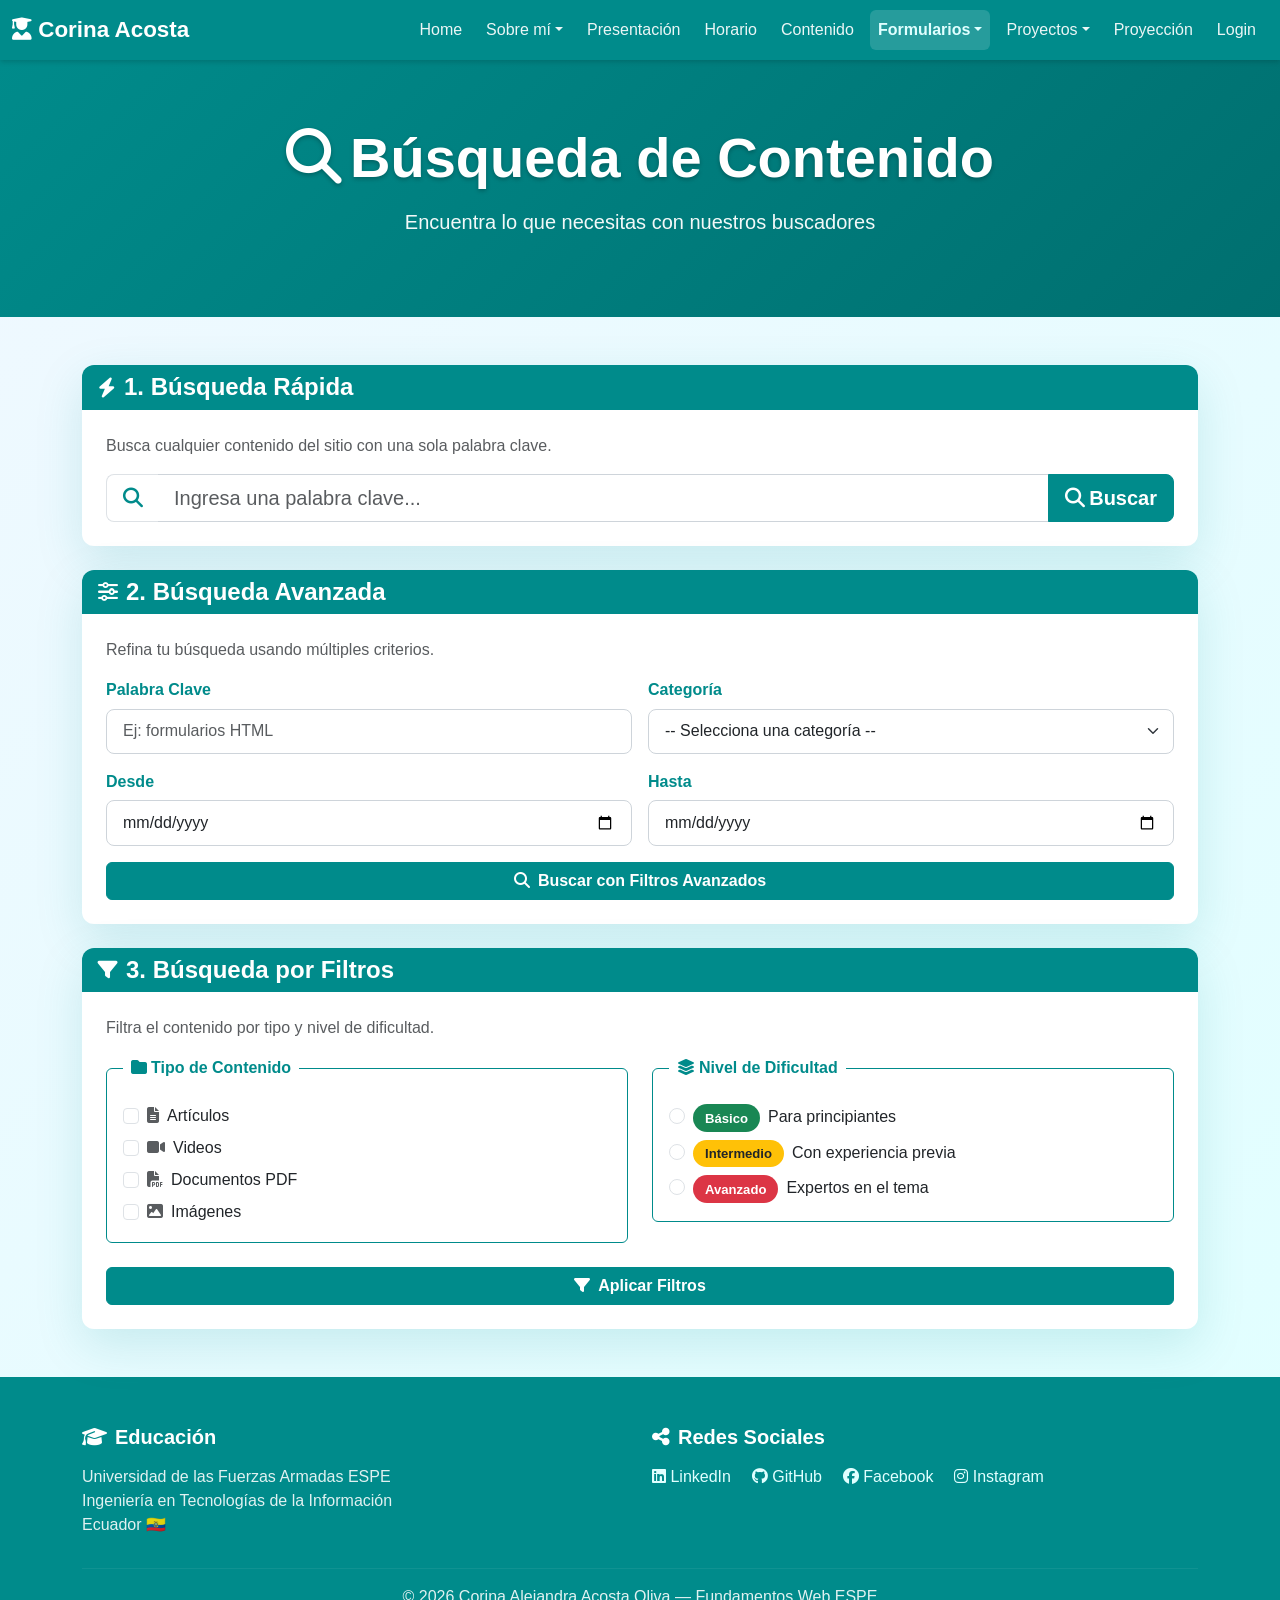
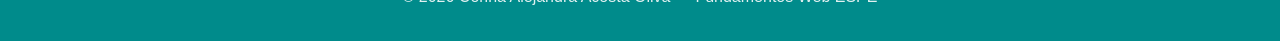
<file: pages/buscar/buscar.html>
<!DOCTYPE html>
<html lang="es">
<head>
  <meta charset="UTF-8">
  <meta name="viewport" content="width=device-width, initial-scale=1.0">
  <title>Búsqueda - Corina Acosta | ESPE</title>
  <link href="https://cdn.jsdelivr.net/npm/bootstrap@5.3.0/dist/css/bootstrap.min.css" rel="stylesheet">
  <link rel="stylesheet" href="https://cdnjs.cloudflare.com/ajax/libs/font-awesome/6.5.1/css/all.min.css">
  <link rel="stylesheet" href="../../css/general.css">
  <link rel="stylesheet" href="../../css/buscar.css">
</head>
<body>

  <!-- ============================================================ NAVBAR -->
  <nav class="navbar navbar-expand-lg navbar-dark sticky-top">
    <div class="container-fluid">
      <a class="navbar-brand" href="../../index.html">
        <i class="fas fa-user-graduate"></i> Corina Acosta
      </a>
      <button class="navbar-toggler" type="button" data-bs-toggle="collapse" data-bs-target="#navbarNav"
        aria-controls="navbarNav" aria-expanded="false" aria-label="Toggle navigation">
        <span class="navbar-toggler-icon"></span>
      </button>
      <div class="collapse navbar-collapse" id="navbarNav">
        <ul class="navbar-nav ms-auto">
          <li class="nav-item"><a class="nav-link" href="../../index.html">Home</a></li>
          <li class="nav-item dropdown">
            <a class="nav-link dropdown-toggle" href="#" role="button" data-bs-toggle="dropdown" aria-expanded="false">Sobre mí</a>
            <ul class="dropdown-menu">
              <li><a class="dropdown-item" href="../sobremi/sobremi.html">Sobre mí</a></li>
              <li><a class="dropdown-item" href="../habilidades.html">Habilidades</a></li>
              <li><a class="dropdown-item" href="../metas.html">Metas</a></li>
            </ul>
          </li>
          <li class="nav-item"><a class="nav-link" href="../multimedia/multimedia.html">Presentación</a></li>
          <li class="nav-item"><a class="nav-link" href="../horario/horario.html">Horario</a></li>
          <li class="nav-item"><a class="nav-link" href="../contenido/contenido.html">Contenido</a></li>
          <li class="nav-item dropdown">
            <a class="nav-link dropdown-toggle active" href="#" role="button" data-bs-toggle="dropdown">Formularios</a>
            <ul class="dropdown-menu">
              <li><a class="dropdown-item" href="../cto/contacto.html">Contacto</a></li>
              <li><a class="dropdown-item" href="../cto/buzon.html">Buzón</a></li>
              <li><a class="dropdown-item active" href="buscar.html">Búsqueda</a></li>
            </ul>
          </li>
          <li class="nav-item dropdown">
            <a class="nav-link dropdown-toggle" href="#" role="button" data-bs-toggle="dropdown" aria-expanded="false">Proyectos</a>
            <ul class="dropdown-menu">
              <li><a class="dropdown-item" href="../proyectos/proyectos.html">Proyectos</a></li>
              <li><a class="dropdown-item" href="../proyectos-futuros.html">Proyectos Futuros</a></li>
            </ul>
          </li>
          <li class="nav-item"><a class="nav-link" href="../proyeccion.html">Proyección</a></li>
          <li class="nav-item"><a class="nav-link" href="../login/login.html">Login</a></li>
        </ul>
      </div>
    </div>
  </nav>

  <!-- ============================================================ HERO -->
  <div class="hero-banner">
    <div class="container text-center text-white">
      <h1 class="display-4 fw-bold mb-3">
        <i class="fas fa-search me-2"></i>Búsqueda de Contenido
      </h1>
      <p class="lead">Encuentra lo que necesitas con nuestros buscadores</p>
    </div>
  </div>

  <!-- ============================================================ MAIN -->
  <main class="container my-5">
    <div class="row g-4">

      <!-- FORMULARIO 1: BÚSQUEDA RÁPIDA -->
      <div class="col-12">
        <div class="card shadow-lg border-0">
          <div class="card-header d-flex align-items-center gap-2">
            <i class="fas fa-bolt fa-lg"></i>
            <h4 class="mb-0">1. Búsqueda Rápida</h4>
          </div>
          <div class="card-body p-4">
            <p class="text-muted mb-3">Busca cualquier contenido del sitio con una sola palabra clave.</p>
            <form action="#" method="GET">
              <div class="input-group input-group-lg">
                <span class="input-group-text bg-white border-end-0">
                  <i class="fas fa-search text-primary"></i>
                </span>
                <input type="search" class="form-control border-start-0" id="q" name="q"
                  placeholder="Ingresa una palabra clave..." required>
                <button class="btn btn-primary" type="submit">
                  <i class="fas fa-search me-1"></i>Buscar
                </button>
              </div>
            </form>
          </div>
        </div>
      </div>

      <!-- FORMULARIO 2: BÚSQUEDA AVANZADA -->
      <div class="col-12">
        <div class="card shadow-lg border-0">
          <div class="card-header d-flex align-items-center gap-2">
            <i class="fas fa-sliders-h fa-lg"></i>
            <h4 class="mb-0">2. Búsqueda Avanzada</h4>
          </div>
          <div class="card-body p-4">
            <p class="text-muted mb-3">Refina tu búsqueda usando múltiples criterios.</p>
            <form action="#" method="GET">
              <div class="row g-3">
                <div class="col-12 col-md-6">
                  <label for="avanz_palabra" class="form-label">Palabra Clave</label>
                  <input type="text" class="form-control" id="avanz_palabra" name="avanz_palabra"
                    placeholder="Ej: formularios HTML" required>
                </div>
                <div class="col-12 col-md-6">
                  <label for="avanz_cat" class="form-label">Categoría</label>
                  <select class="form-select" id="avanz_cat" name="avanz_cat" required>
                    <option value="">-- Selecciona una categoría --</option>
                    <option value="materias">Materias</option>
                    <option value="profesores">Profesores</option>
                    <option value="horarios">Horarios</option>
                    <option value="proyectos">Proyectos</option>
                    <option value="recursos">Recursos</option>
                  </select>
                </div>
                <div class="col-12 col-md-6">
                  <label for="avanz_desde" class="form-label">Desde</label>
                  <input type="date" class="form-control" id="avanz_desde" name="avanz_desde">
                </div>
                <div class="col-12 col-md-6">
                  <label for="avanz_hasta" class="form-label">Hasta</label>
                  <input type="date" class="form-control" id="avanz_hasta" name="avanz_hasta">
                </div>
                <div class="col-12">
                  <button type="submit" class="btn btn-primary w-100">
                    <i class="fas fa-search me-2"></i>Buscar con Filtros Avanzados
                  </button>
                </div>
              </div>
            </form>
          </div>
        </div>
      </div>

      <!-- FORMULARIO 3: BÚSQUEDA POR FILTROS -->
      <div class="col-12">
        <div class="card shadow-lg border-0">
          <div class="card-header d-flex align-items-center gap-2">
            <i class="fas fa-filter fa-lg"></i>
            <h4 class="mb-0">3. Búsqueda por Filtros</h4>
          </div>
          <div class="card-body p-4">
            <p class="text-muted mb-3">Filtra el contenido por tipo y nivel de dificultad.</p>
            <form action="#" method="GET">
              <div class="row g-4">

                <!-- Tipo de contenido -->
                <div class="col-12 col-md-6">
                  <fieldset class="border border-primary rounded p-3">
                    <legend class="float-none w-auto px-2 fs-6 fw-bold text-primary">
                      <i class="fas fa-folder me-1"></i>Tipo de Contenido
                    </legend>
                    <div class="form-check mb-2">
                      <input class="form-check-input" type="checkbox" id="tipo_art" name="tipo" value="articulos">
                      <label class="form-check-label" for="tipo_art">
                        <i class="fas fa-file-alt me-2 text-muted"></i>Artículos
                      </label>
                    </div>
                    <div class="form-check mb-2">
                      <input class="form-check-input" type="checkbox" id="tipo_vid" name="tipo" value="videos">
                      <label class="form-check-label" for="tipo_vid">
                        <i class="fas fa-video me-2 text-muted"></i>Videos
                      </label>
                    </div>
                    <div class="form-check mb-2">
                      <input class="form-check-input" type="checkbox" id="tipo_doc" name="tipo" value="documentos">
                      <label class="form-check-label" for="tipo_doc">
                        <i class="fas fa-file-pdf me-2 text-muted"></i>Documentos PDF
                      </label>
                    </div>
                    <div class="form-check">
                      <input class="form-check-input" type="checkbox" id="tipo_img" name="tipo" value="imagenes">
                      <label class="form-check-label" for="tipo_img">
                        <i class="fas fa-image me-2 text-muted"></i>Imágenes
                      </label>
                    </div>
                  </fieldset>
                </div>

                <!-- Nivel de dificultad -->
                <div class="col-12 col-md-6">
                  <fieldset class="border border-primary rounded p-3">
                    <legend class="float-none w-auto px-2 fs-6 fw-bold text-primary">
                      <i class="fas fa-layer-group me-1"></i>Nivel de Dificultad
                    </legend>
                    <div class="form-check mb-2">
                      <input class="form-check-input" type="radio" id="dif_bas" name="dificultad" value="basico">
                      <label class="form-check-label" for="dif_bas">
                        <span class="badge bg-success me-2">Básico</span>Para principiantes
                      </label>
                    </div>
                    <div class="form-check mb-2">
                      <input class="form-check-input" type="radio" id="dif_int" name="dificultad" value="intermedio">
                      <label class="form-check-label" for="dif_int">
                        <span class="badge bg-warning text-dark me-2">Intermedio</span>Con experiencia previa
                      </label>
                    </div>
                    <div class="form-check">
                      <input class="form-check-input" type="radio" id="dif_ava" name="dificultad" value="avanzado">
                      <label class="form-check-label" for="dif_ava">
                        <span class="badge bg-danger me-2">Avanzado</span>Expertos en el tema
                      </label>
                    </div>
                  </fieldset>
                </div>

                <div class="col-12">
                  <button type="submit" class="btn btn-primary w-100">
                    <i class="fas fa-filter me-2"></i>Aplicar Filtros
                  </button>
                </div>

              </div>
            </form>
          </div>
        </div>
      </div>

    </div><!-- /row -->
  </main>

  <!-- ============================================================ FOOTER -->
  <footer class="footer mt-5">
    <div class="container">
      <div class="row mb-4">
        <div class="col-12 col-md-6 mb-3 mb-md-0">
          <h5><i class="fas fa-graduation-cap me-2"></i>Educación</h5>
          <p>Universidad de las Fuerzas Armadas ESPE<br>Ingeniería en Tecnologías de la Información<br>Ecuador 🇪🇨</p>
        </div>
        <div class="col-12 col-md-6">
          <h5><i class="fas fa-share-alt me-2"></i>Redes Sociales</h5>
          <div class="social-links">
            <a href="https://www.linkedin.com/in/corina-alejandra-acosta-oliva-1555ba28a" target="_blank"><i class="fab fa-linkedin"></i> LinkedIn</a>
            <a href="https://github.com/Corina-ac" target="_blank"><i class="fab fa-github"></i> GitHub</a>
            <a href="https://www.facebook.com/" target="_blank"><i class="fab fa-facebook"></i> Facebook</a>
            <a href="https://www.instagram.com/" target="_blank"><i class="fab fa-instagram"></i> Instagram</a>
          </div>
        </div>
      </div>
      <hr>
      <p class="text-center mb-0">&copy; 2026 Corina Alejandra Acosta Oliva &mdash; Fundamentos Web ESPE</p>
    </div>
  </footer>

  <script src="https://cdn.jsdelivr.net/npm/bootstrap@5.3.0/dist/js/bootstrap.bundle.min.js"></script>
</body>
</html>
</file>
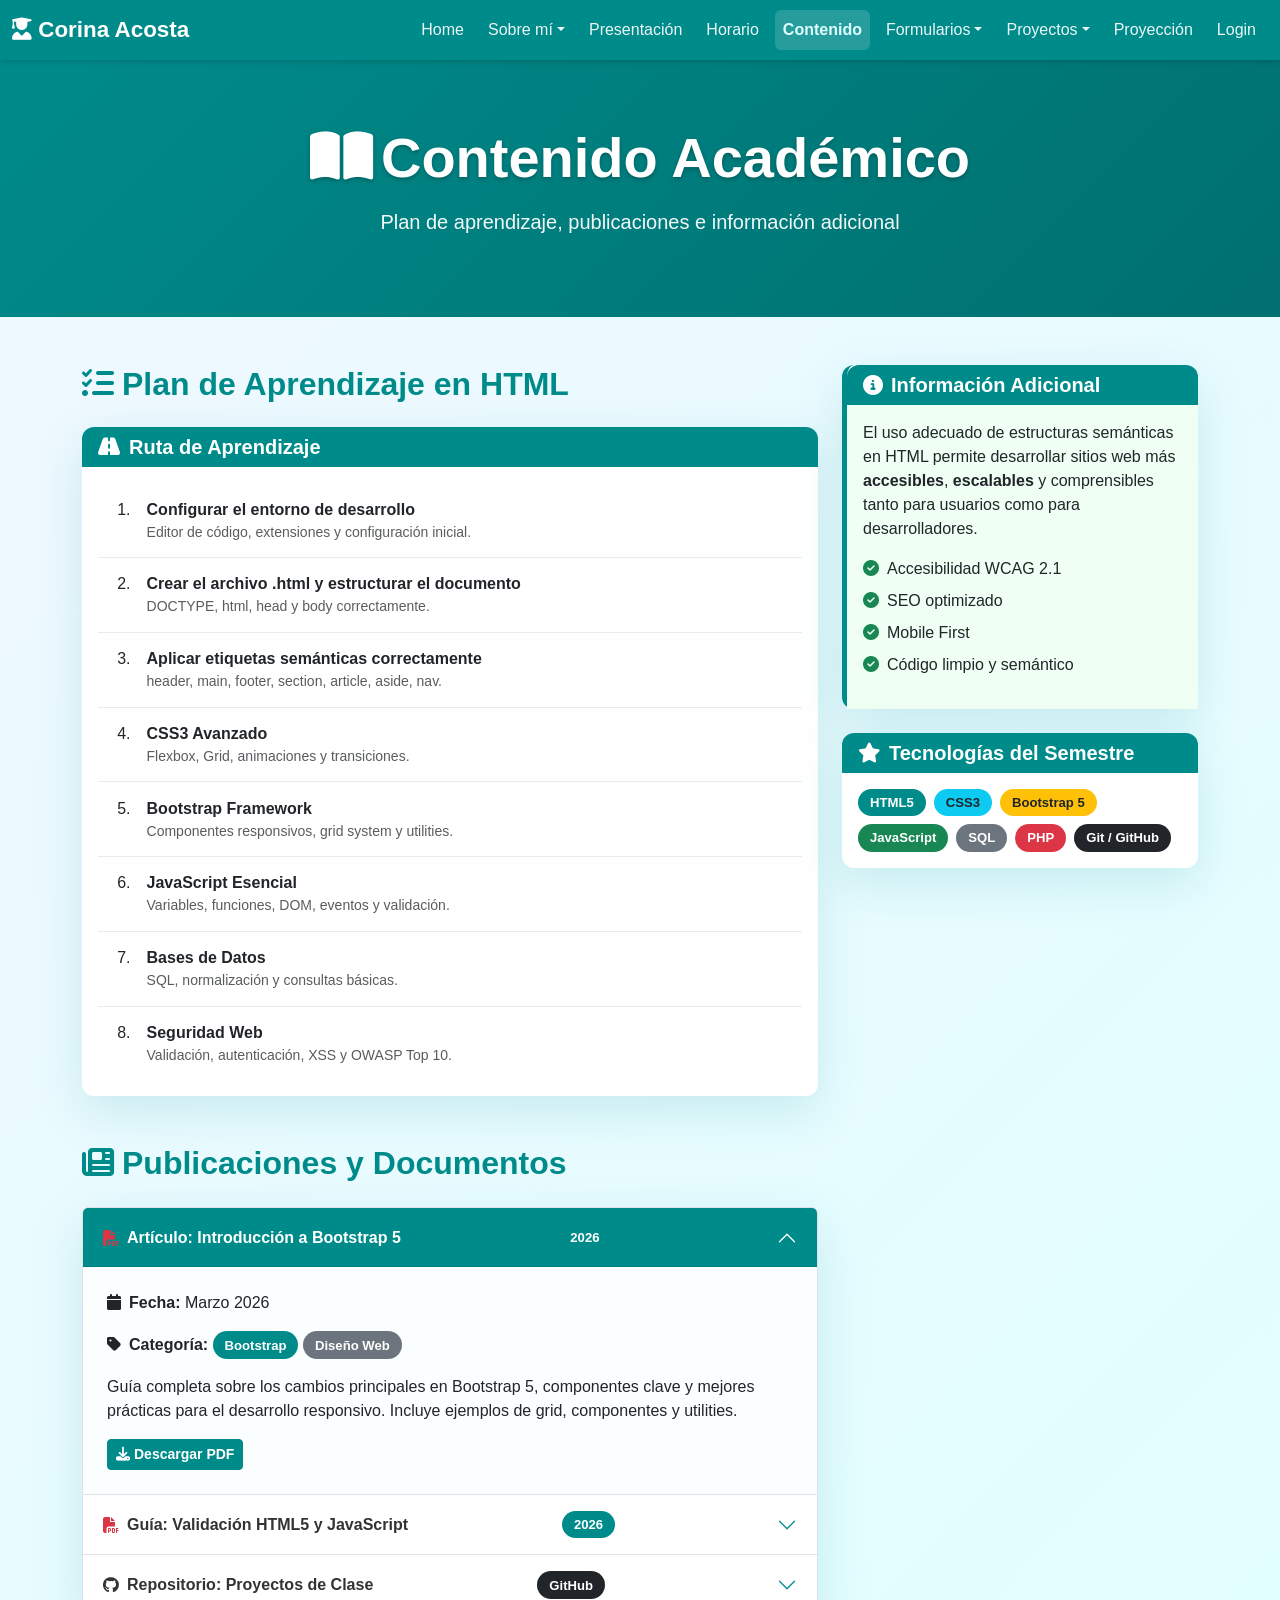
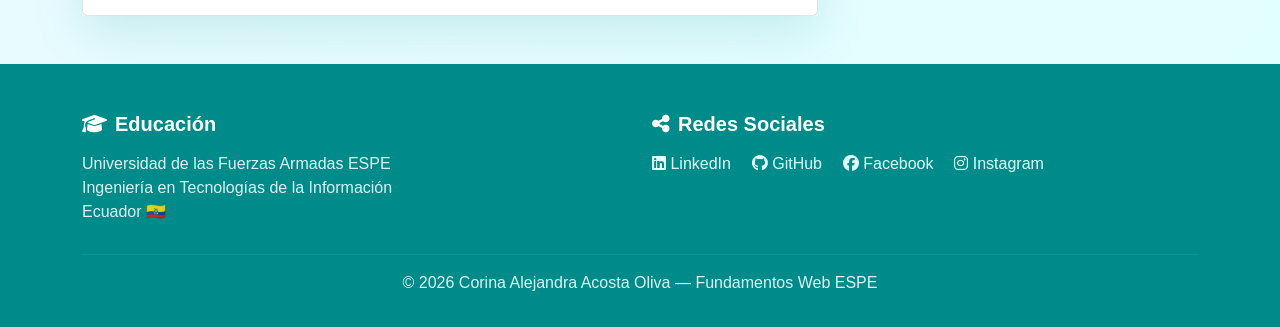
<file: pages/contenido/contenido.html>
<!DOCTYPE html>
<html lang="es">
<head>
  <meta charset="UTF-8">
  <meta name="viewport" content="width=device-width, initial-scale=1.0">
  <title>Contenido Académico - Corina Acosta | ESPE</title>
  <link href="https://cdn.jsdelivr.net/npm/bootstrap@5.3.0/dist/css/bootstrap.min.css" rel="stylesheet">
  <link rel="stylesheet" href="https://cdnjs.cloudflare.com/ajax/libs/font-awesome/6.5.1/css/all.min.css">
  <link rel="stylesheet" href="../../css/general.css">
</head>
<body>

  <!-- ============================================================ NAVBAR -->
  <nav class="navbar navbar-expand-lg navbar-dark sticky-top">
    <div class="container-fluid">
      <a class="navbar-brand" href="../../index.html">
        <i class="fas fa-user-graduate"></i> Corina Acosta
      </a>
      <button class="navbar-toggler" type="button" data-bs-toggle="collapse" data-bs-target="#navbarNav"
        aria-controls="navbarNav" aria-expanded="false" aria-label="Toggle navigation">
        <span class="navbar-toggler-icon"></span>
      </button>
      <div class="collapse navbar-collapse" id="navbarNav">
        <ul class="navbar-nav ms-auto">
          <li class="nav-item"><a class="nav-link" href="../../index.html">Home</a></li>
          <li class="nav-item dropdown">
            <a class="nav-link dropdown-toggle" href="#" role="button" data-bs-toggle="dropdown" aria-expanded="false">Sobre mí</a>
            <ul class="dropdown-menu">
              <li><a class="dropdown-item" href="../sobremi/sobremi.html">Sobre mí</a></li>
              <li><a class="dropdown-item" href="../habilidades.html">Habilidades</a></li>
              <li><a class="dropdown-item" href="../metas.html">Metas</a></li>
            </ul>
          </li>
          <li class="nav-item"><a class="nav-link" href="../multimedia/multimedia.html">Presentación</a></li>
          <li class="nav-item"><a class="nav-link" href="../horario/horario.html">Horario</a></li>
          <li class="nav-item"><a class="nav-link active" href="contenido.html">Contenido</a></li>
          <li class="nav-item dropdown">
            <a class="nav-link dropdown-toggle" href="#" role="button" data-bs-toggle="dropdown">Formularios</a>
            <ul class="dropdown-menu">
              <li><a class="dropdown-item" href="../cto/contacto.html">Contacto</a></li>
              <li><a class="dropdown-item" href="../cto/buzon.html">Buzón</a></li>
              <li><a class="dropdown-item" href="../buscar/buscar.html">Búsqueda</a></li>
            </ul>
          </li>
          <li class="nav-item dropdown">
            <a class="nav-link dropdown-toggle" href="#" role="button" data-bs-toggle="dropdown" aria-expanded="false">Proyectos</a>
            <ul class="dropdown-menu">
              <li><a class="dropdown-item" href="../proyectos/proyectos.html">Proyectos</a></li>
              <li><a class="dropdown-item" href="../proyectos-futuros.html">Proyectos Futuros</a></li>
            </ul>
          </li>
          <li class="nav-item"><a class="nav-link" href="../proyeccion.html">Proyección</a></li>
          <li class="nav-item"><a class="nav-link" href="../login/login.html">Login</a></li>
        </ul>
      </div>
    </div>
  </nav>

  <!-- ============================================================ HERO -->
  <div class="hero-banner">
    <div class="container text-center text-white">
      <h1 class="display-4 fw-bold mb-3">
        <i class="fas fa-book-open me-2"></i>Contenido Académico
      </h1>
      <p class="lead">Plan de aprendizaje, publicaciones e información adicional</p>
    </div>
  </div>

  <!-- ============================================================ MAIN -->
  <main class="container my-5">
    <div class="row g-4">

      <!-- Columna principal -->
      <div class="col-12 col-lg-8">

        <!-- Plan de aprendizaje -->
        <section class="mb-5">
          <h2 class="mb-4"><i class="fas fa-list-check me-2"></i>Plan de Aprendizaje en HTML</h2>
          <div class="card shadow-lg border-0">
            <div class="card-header">
              <h5 class="mb-0"><i class="fas fa-road me-2"></i>Ruta de Aprendizaje</h5>
            </div>
            <div class="card-body">
              <ol class="list-group list-group-numbered list-group-flush">
                <li class="list-group-item d-flex gap-3 align-items-start">
                  <div>
                    <strong>Configurar el entorno de desarrollo</strong>
                    <p class="mb-0 text-muted small">Editor de código, extensiones y configuración inicial.</p>
                  </div>
                </li>
                <li class="list-group-item d-flex gap-3 align-items-start">
                  <div>
                    <strong>Crear el archivo .html y estructurar el documento</strong>
                    <p class="mb-0 text-muted small">DOCTYPE, html, head y body correctamente.</p>
                  </div>
                </li>
                <li class="list-group-item d-flex gap-3 align-items-start">
                  <div>
                    <strong>Aplicar etiquetas semánticas correctamente</strong>
                    <p class="mb-0 text-muted small">header, main, footer, section, article, aside, nav.</p>
                  </div>
                </li>
                <li class="list-group-item d-flex gap-3 align-items-start">
                  <div>
                    <strong>CSS3 Avanzado</strong>
                    <p class="mb-0 text-muted small">Flexbox, Grid, animaciones y transiciones.</p>
                  </div>
                </li>
                <li class="list-group-item d-flex gap-3 align-items-start">
                  <div>
                    <strong>Bootstrap Framework</strong>
                    <p class="mb-0 text-muted small">Componentes responsivos, grid system y utilities.</p>
                  </div>
                </li>
                <li class="list-group-item d-flex gap-3 align-items-start">
                  <div>
                    <strong>JavaScript Esencial</strong>
                    <p class="mb-0 text-muted small">Variables, funciones, DOM, eventos y validación.</p>
                  </div>
                </li>
                <li class="list-group-item d-flex gap-3 align-items-start">
                  <div>
                    <strong>Bases de Datos</strong>
                    <p class="mb-0 text-muted small">SQL, normalización y consultas básicas.</p>
                  </div>
                </li>
                <li class="list-group-item d-flex gap-3 align-items-start">
                  <div>
                    <strong>Seguridad Web</strong>
                    <p class="mb-0 text-muted small">Validación, autenticación, XSS y OWASP Top 10.</p>
                  </div>
                </li>
              </ol>
            </div>
          </div>
        </section>

        <!-- Publicaciones -->
        <section>
          <h2 class="mb-4"><i class="fas fa-newspaper me-2"></i>Publicaciones y Documentos</h2>
          <div class="accordion shadow-lg" id="publicaciones">

            <!-- Publicación 1 -->
            <div class="accordion-item">
              <h2 class="accordion-header">
                <button class="accordion-button" type="button" data-bs-toggle="collapse" data-bs-target="#pub1" aria-expanded="true">
                  <i class="fas fa-file-pdf me-2 text-danger"></i>
                  Artículo: Introducción a Bootstrap 5
                  <span class="badge bg-primary ms-auto me-2">2026</span>
                </button>
              </h2>
              <div id="pub1" class="accordion-collapse collapse show" data-bs-parent="#publicaciones">
                <div class="accordion-body">
                  <p><strong><i class="fas fa-calendar me-2"></i>Fecha:</strong> Marzo 2026</p>
                  <p><strong><i class="fas fa-tag me-2"></i>Categoría:</strong>
                    <span class="badge bg-primary">Bootstrap</span>
                    <span class="badge bg-secondary">Diseño Web</span>
                  </p>
                  <p>Guía completa sobre los cambios principales en Bootstrap 5, componentes clave y mejores prácticas para el desarrollo responsivo. Incluye ejemplos de grid, componentes y utilities.</p>
                  <a href="#" class="btn btn-sm btn-primary">
                    <i class="fas fa-download me-1"></i>Descargar PDF
                  </a>
                </div>
              </div>
            </div>

            <!-- Publicación 2 -->
            <div class="accordion-item">
              <h2 class="accordion-header">
                <button class="accordion-button collapsed" type="button" data-bs-toggle="collapse" data-bs-target="#pub2">
                  <i class="fas fa-file-pdf me-2 text-danger"></i>
                  Guía: Validación HTML5 y JavaScript
                  <span class="badge bg-primary ms-auto me-2">2026</span>
                </button>
              </h2>
              <div id="pub2" class="accordion-collapse collapse" data-bs-parent="#publicaciones">
                <div class="accordion-body">
                  <p><strong><i class="fas fa-calendar me-2"></i>Fecha:</strong> Febrero 2026</p>
                  <p><strong><i class="fas fa-tag me-2"></i>Categoría:</strong>
                    <span class="badge bg-success">JavaScript</span>
                    <span class="badge bg-warning text-dark">HTML5</span>
                  </p>
                  <p>Documento detallado sobre validación de formularios usando HTML5 y JavaScript puro, incluyendo patrones regex y mejores prácticas de accesibilidad y seguridad.</p>
                  <a href="#" class="btn btn-sm btn-primary">
                    <i class="fas fa-download me-1"></i>Descargar PDF
                  </a>
                </div>
              </div>
            </div>

            <!-- Publicación 3 -->
            <div class="accordion-item">
              <h2 class="accordion-header">
                <button class="accordion-button collapsed" type="button" data-bs-toggle="collapse" data-bs-target="#pub3">
                  <i class="fab fa-github me-2"></i>
                  Repositorio: Proyectos de Clase
                  <span class="badge bg-dark ms-auto me-2">GitHub</span>
                </button>
              </h2>
              <div id="pub3" class="accordion-collapse collapse" data-bs-parent="#publicaciones">
                <div class="accordion-body">
                  <p><strong><i class="fas fa-link me-2"></i>Acceso:</strong> GitHub</p>
                  <p><strong><i class="fas fa-tag me-2"></i>Categoría:</strong>
                    <span class="badge bg-dark">HTML5</span>
                    <span class="badge bg-primary">CSS3</span>
                    <span class="badge bg-warning text-dark">Bootstrap</span>
                  </p>
                  <p>Repositorio con todos los proyectos realizados durante el semestre, organizados por tema y con ejemplos funcionales y documentación correspondiente.</p>
                  <a href="https://github.com/Corina-ac" target="_blank" class="btn btn-sm btn-primary">
                    <i class="fab fa-github me-1"></i>Ver en GitHub
                  </a>
                </div>
              </div>
            </div>

          </div><!-- /accordion -->
        </section>

      </div><!-- /col-lg-8 -->

      <!-- Aside -->
      <aside class="col-12 col-lg-4">
        <div class="card shadow-lg border-0 mb-4" style="border-left: 5px solid #008B8B !important; border-radius: 12px;">
          <div class="card-header">
            <h5 class="mb-0"><i class="fas fa-info-circle me-2"></i>Información Adicional</h5>
          </div>
          <div class="card-body" style="background-color: #f0fff4;">
            <p>El uso adecuado de estructuras semánticas en HTML permite desarrollar sitios web más <strong>accesibles</strong>, <strong>escalables</strong> y comprensibles tanto para usuarios como para desarrolladores.</p>
            <ul class="list-unstyled mt-3">
              <li class="mb-2"><i class="fas fa-check-circle text-success me-2"></i>Accesibilidad WCAG 2.1</li>
              <li class="mb-2"><i class="fas fa-check-circle text-success me-2"></i>SEO optimizado</li>
              <li class="mb-2"><i class="fas fa-check-circle text-success me-2"></i>Mobile First</li>
              <li class="mb-2"><i class="fas fa-check-circle text-success me-2"></i>Código limpio y semántico</li>
            </ul>
          </div>
        </div>

        <div class="card shadow-lg border-0">
          <div class="card-header">
            <h5 class="mb-0"><i class="fas fa-star me-2"></i>Tecnologías del Semestre</h5>
          </div>
          <div class="card-body">
            <div class="d-flex flex-wrap gap-2">
              <span class="badge bg-primary">HTML5</span>
              <span class="badge bg-info text-dark">CSS3</span>
              <span class="badge bg-warning text-dark">Bootstrap 5</span>
              <span class="badge bg-success">JavaScript</span>
              <span class="badge bg-secondary">SQL</span>
              <span class="badge bg-danger">PHP</span>
              <span class="badge bg-dark">Git / GitHub</span>
            </div>
          </div>
        </div>
      </aside>

    </div><!-- /row -->
  </main>

  <!-- ============================================================ FOOTER -->
  <footer class="footer mt-5">
    <div class="container">
      <div class="row mb-4">
        <div class="col-12 col-md-6 mb-3 mb-md-0">
          <h5><i class="fas fa-graduation-cap me-2"></i>Educación</h5>
          <p>Universidad de las Fuerzas Armadas ESPE<br>Ingeniería en Tecnologías de la Información<br>Ecuador 🇪🇨</p>
        </div>
        <div class="col-12 col-md-6">
          <h5><i class="fas fa-share-alt me-2"></i>Redes Sociales</h5>
          <div class="social-links">
            <a href="https://www.linkedin.com/in/corina-alejandra-acosta-oliva-1555ba28a" target="_blank"><i class="fab fa-linkedin"></i> LinkedIn</a>
            <a href="https://github.com/Corina-ac" target="_blank"><i class="fab fa-github"></i> GitHub</a>
            <a href="https://www.facebook.com/" target="_blank"><i class="fab fa-facebook"></i> Facebook</a>
            <a href="https://www.instagram.com/" target="_blank"><i class="fab fa-instagram"></i> Instagram</a>
          </div>
        </div>
      </div>
      <hr>
      <p class="text-center mb-0">&copy; 2026 Corina Alejandra Acosta Oliva &mdash; Fundamentos Web ESPE</p>
    </div>
  </footer>

  <script src="https://cdn.jsdelivr.net/npm/bootstrap@5.3.0/dist/js/bootstrap.bundle.min.js"></script>
</body>
</html>
</file>
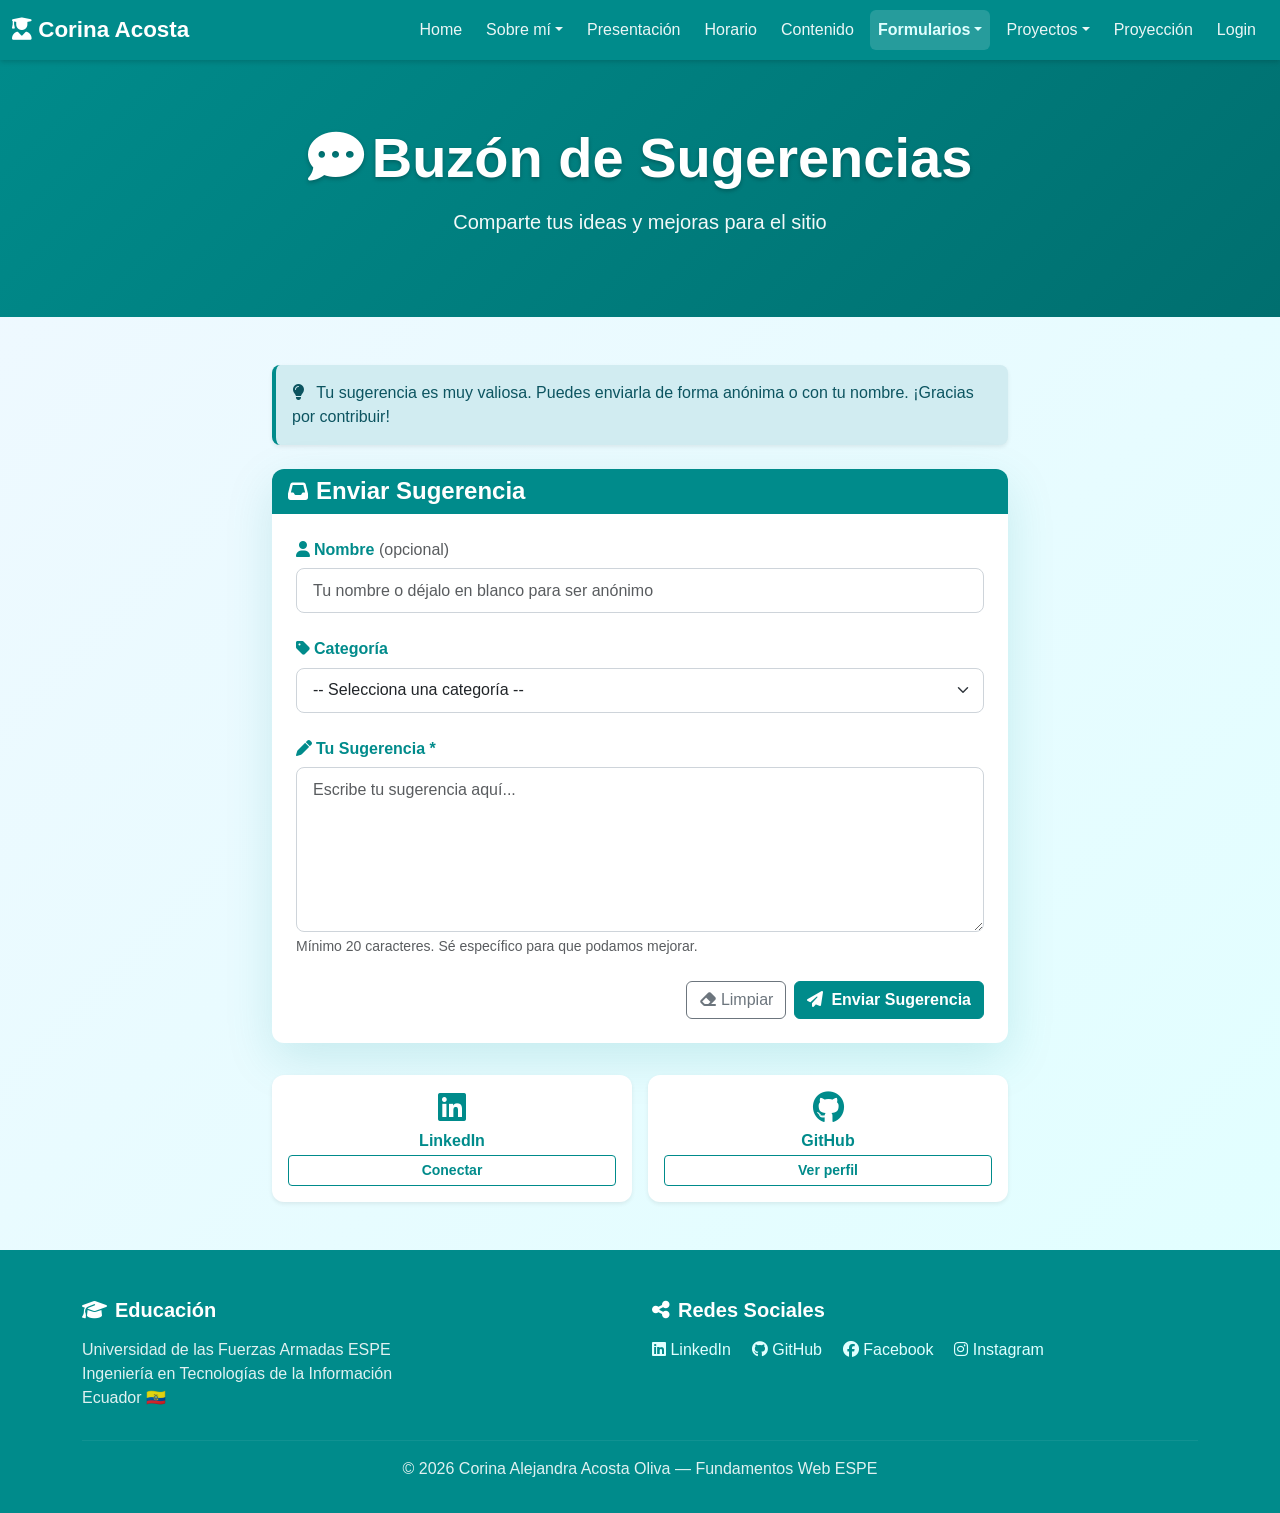
<file: pages/cto/buzon.html>
<!DOCTYPE html>
<html lang="es">
<head>
  <meta charset="UTF-8">
  <meta name="viewport" content="width=device-width, initial-scale=1.0">
  <title>Buzón de Sugerencias - Corina Acosta | ESPE</title>
  <link href="https://cdn.jsdelivr.net/npm/bootstrap@5.3.0/dist/css/bootstrap.min.css" rel="stylesheet">
  <link rel="stylesheet" href="https://cdnjs.cloudflare.com/ajax/libs/font-awesome/6.5.1/css/all.min.css">
  <link rel="stylesheet" href="../../css/general.css">
  <link rel="stylesheet" href="../../css/contacto.css">
</head>
<body>

  <!-- ============================================================ NAVBAR -->
  <nav class="navbar navbar-expand-lg navbar-dark sticky-top">
    <div class="container-fluid">
      <a class="navbar-brand" href="../../index.html">
        <i class="fas fa-user-graduate"></i> Corina Acosta
      </a>
      <button class="navbar-toggler" type="button" data-bs-toggle="collapse" data-bs-target="#navbarNav"
        aria-controls="navbarNav" aria-expanded="false" aria-label="Toggle navigation">
        <span class="navbar-toggler-icon"></span>
      </button>
      <div class="collapse navbar-collapse" id="navbarNav">
        <ul class="navbar-nav ms-auto">
          <li class="nav-item"><a class="nav-link" href="../../index.html">Home</a></li>
          <li class="nav-item dropdown">
            <a class="nav-link dropdown-toggle" href="#" role="button" data-bs-toggle="dropdown" aria-expanded="false">Sobre mí</a>
            <ul class="dropdown-menu">
              <li><a class="dropdown-item" href="../sobremi/sobremi.html">Sobre mí</a></li>
              <li><a class="dropdown-item" href="../habilidades.html">Habilidades</a></li>
              <li><a class="dropdown-item" href="../metas.html">Metas</a></li>
            </ul>
          </li>
          <li class="nav-item"><a class="nav-link" href="../multimedia/multimedia.html">Presentación</a></li>
          <li class="nav-item"><a class="nav-link" href="../horario/horario.html">Horario</a></li>
          <li class="nav-item"><a class="nav-link" href="../contenido/contenido.html">Contenido</a></li>
          <li class="nav-item dropdown">
            <a class="nav-link dropdown-toggle active" href="#" role="button" data-bs-toggle="dropdown">Formularios</a>
            <ul class="dropdown-menu">
              <li><a class="dropdown-item" href="contacto.html">Contacto</a></li>
              <li><a class="dropdown-item active" href="buzon.html">Buzón</a></li>
              <li><a class="dropdown-item" href="../buscar/buscar.html">Búsqueda</a></li>
            </ul>
          </li>
          <li class="nav-item dropdown">
            <a class="nav-link dropdown-toggle" href="#" role="button" data-bs-toggle="dropdown" aria-expanded="false">Proyectos</a>
            <ul class="dropdown-menu">
              <li><a class="dropdown-item" href="../proyectos/proyectos.html">Proyectos</a></li>
              <li><a class="dropdown-item" href="../proyectos-futuros.html">Proyectos Futuros</a></li>
            </ul>
          </li>
          <li class="nav-item"><a class="nav-link" href="../proyeccion.html">Proyección</a></li>
          <li class="nav-item"><a class="nav-link" href="../login/login.html">Login</a></li>
        </ul>
      </div>
    </div>
  </nav>

  <!-- ============================================================ HERO -->
  <div class="hero-banner">
    <div class="container text-center text-white">
      <h1 class="display-4 fw-bold mb-3">
        <i class="fas fa-comment-dots me-2"></i>Buzón de Sugerencias
      </h1>
      <p class="lead">Comparte tus ideas y mejoras para el sitio</p>
    </div>
  </div>

  <!-- ============================================================ MAIN -->
  <main class="container my-5">
    <div class="row justify-content-center">
      <div class="col-12 col-md-10 col-lg-8">

        <!-- Alerta informativa -->
        <div class="alert alert-info mb-4 shadow-sm">
          <i class="fas fa-lightbulb me-2"></i>
          Tu sugerencia es muy valiosa. Puedes enviarla de forma anónima o con tu nombre. ¡Gracias por contribuir!
        </div>

        <!-- Formulario del buzón -->
        <div class="card shadow-lg border-0">
          <div class="card-header d-flex align-items-center gap-2">
            <i class="fas fa-inbox fa-lg"></i>
            <h4 class="mb-0">Enviar Sugerencia</h4>
          </div>
          <div class="card-body p-4">
            <form action="#" method="GET">
              <div class="mb-4">
                <label for="buzon_nombre" class="form-label">
                  <i class="fas fa-user me-1"></i>Nombre <span class="text-muted fw-normal">(opcional)</span>
                </label>
                <input type="text" class="form-control" id="buzon_nombre" name="buzon_nombre"
                  placeholder="Tu nombre o déjalo en blanco para ser anónimo">
              </div>

              <div class="mb-4">
                <label for="buzon_categoria" class="form-label">
                  <i class="fas fa-tag me-1"></i>Categoría
                </label>
                <select class="form-select" id="buzon_categoria" name="buzon_categoria">
                  <option value="">-- Selecciona una categoría --</option>
                  <option value="diseño">Diseño del sitio</option>
                  <option value="contenido">Contenido académico</option>
                  <option value="navegacion">Navegación / Usabilidad</option>
                  <option value="funcionalidad">Funcionalidad</option>
                  <option value="otro">Otro</option>
                </select>
              </div>

              <div class="mb-4">
                <label for="buzon_sugerencia" class="form-label">
                  <i class="fas fa-pen me-1"></i>Tu Sugerencia *
                </label>
                <textarea class="form-control" id="buzon_sugerencia" name="buzon_sugerencia"
                  rows="6" placeholder="Escribe tu sugerencia aquí..." required></textarea>
                <div class="form-text">Mínimo 20 caracteres. Sé específico para que podamos mejorar.</div>
              </div>

              <div class="d-flex gap-2 justify-content-end">
                <button type="reset" class="btn btn-outline-secondary">
                  <i class="fas fa-eraser me-1"></i>Limpiar
                </button>
                <button type="submit" class="btn btn-primary">
                  <i class="fas fa-paper-plane me-2"></i>Enviar Sugerencia
                </button>
              </div>
            </form>
          </div>
        </div>

        <!-- Tarjetas de contacto alternativo -->
        <div class="row g-3 mt-3">
          <div class="col-12 col-sm-6">
            <div class="card border-0 shadow-sm text-center p-3">
              <i class="fab fa-linkedin fa-2x text-primary mb-2"></i>
              <h6 class="card-title mb-1">LinkedIn</h6>
              <a href="https://www.linkedin.com/in/corina-alejandra-acosta-oliva-1555ba28a" target="_blank" class="btn btn-sm btn-outline-primary">Conectar</a>
            </div>
          </div>
          <div class="col-12 col-sm-6">
            <div class="card border-0 shadow-sm text-center p-3">
              <i class="fab fa-github fa-2x text-primary mb-2"></i>
              <h6 class="card-title mb-1">GitHub</h6>
              <a href="https://github.com/Corina-ac" target="_blank" class="btn btn-sm btn-outline-primary">Ver perfil</a>
            </div>
          </div>
        </div>

      </div>
    </div>
  </main>

  <!-- ============================================================ FOOTER -->
  <footer class="footer mt-5">
    <div class="container">
      <div class="row mb-4">
        <div class="col-12 col-md-6 mb-3 mb-md-0">
          <h5><i class="fas fa-graduation-cap me-2"></i>Educación</h5>
          <p>Universidad de las Fuerzas Armadas ESPE<br>Ingeniería en Tecnologías de la Información<br>Ecuador 🇪🇨</p>
        </div>
        <div class="col-12 col-md-6">
          <h5><i class="fas fa-share-alt me-2"></i>Redes Sociales</h5>
          <div class="social-links">
            <a href="https://www.linkedin.com/in/corina-alejandra-acosta-oliva-1555ba28a" target="_blank"><i class="fab fa-linkedin"></i> LinkedIn</a>
            <a href="https://github.com/Corina-ac" target="_blank"><i class="fab fa-github"></i> GitHub</a>
            <a href="https://www.facebook.com/" target="_blank"><i class="fab fa-facebook"></i> Facebook</a>
            <a href="https://www.instagram.com/" target="_blank"><i class="fab fa-instagram"></i> Instagram</a>
          </div>
        </div>
      </div>
      <hr>
      <p class="text-center mb-0">&copy; 2026 Corina Alejandra Acosta Oliva &mdash; Fundamentos Web ESPE</p>
    </div>
  </footer>

  <script src="https://cdn.jsdelivr.net/npm/bootstrap@5.3.0/dist/js/bootstrap.bundle.min.js"></script>
</body>
</html>
</file>
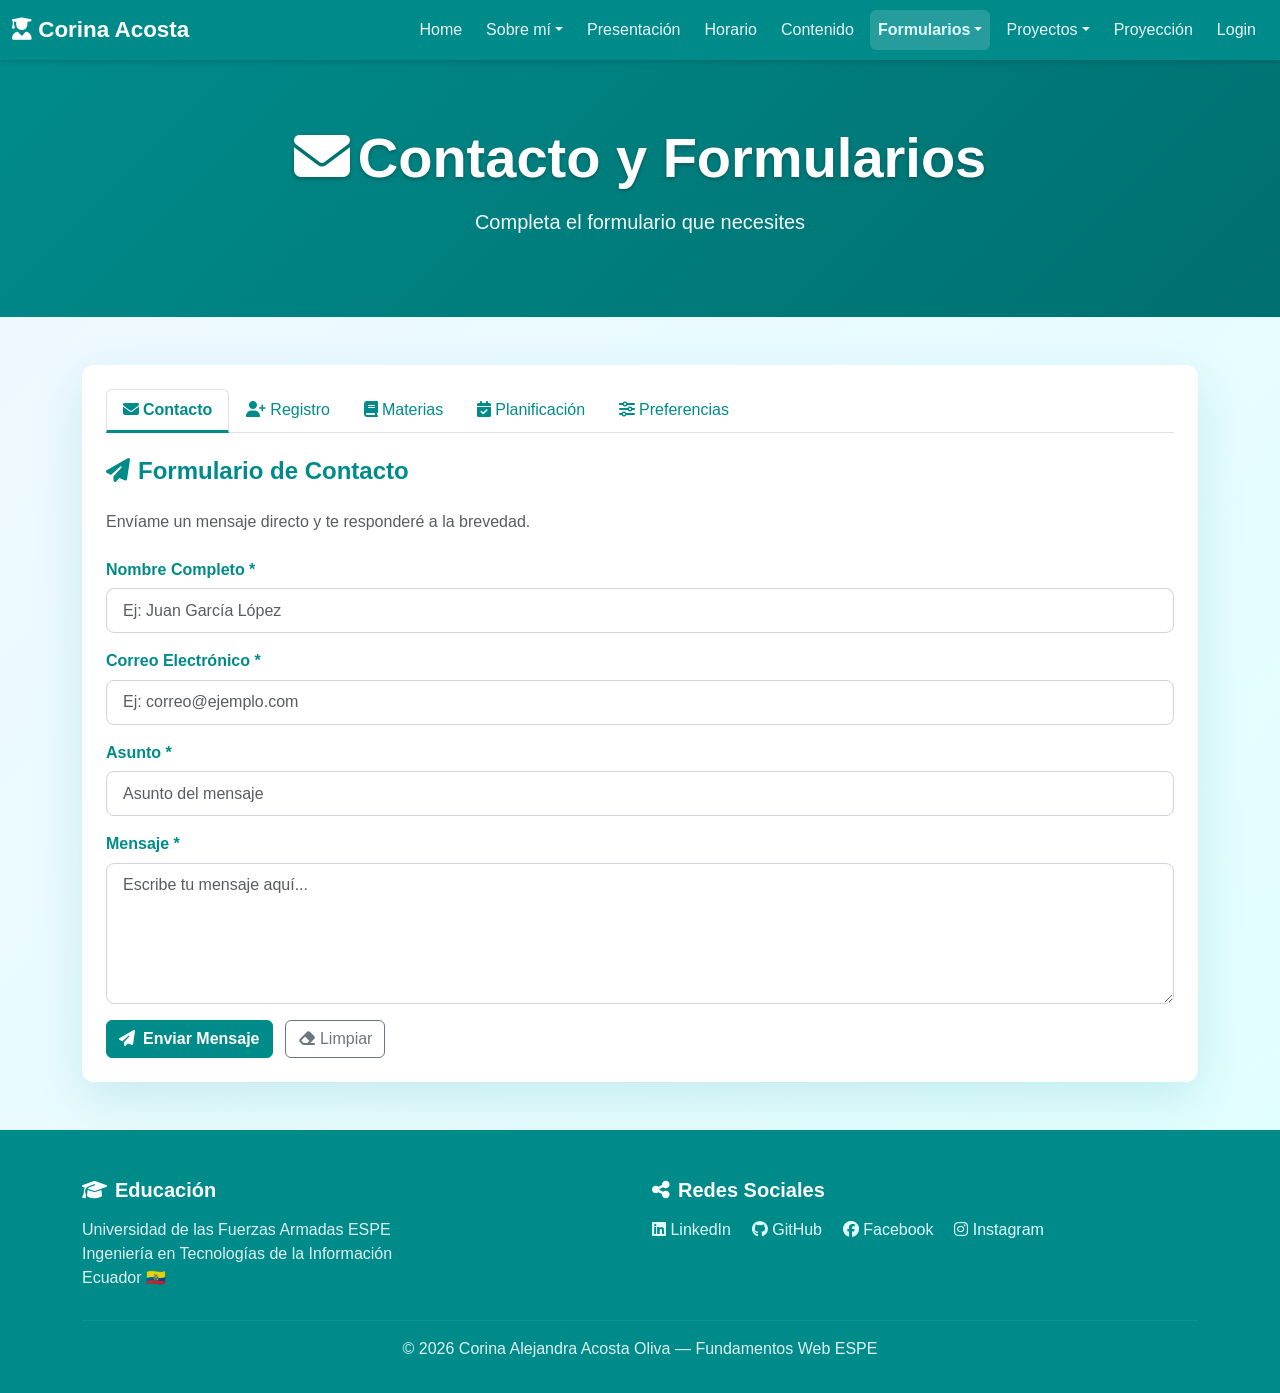
<file: pages/cto/contacto.html>
<!DOCTYPE html>
<html lang="es">
<head>
  <meta charset="UTF-8">
  <meta name="viewport" content="width=device-width, initial-scale=1.0">
  <title>Contacto y Formularios - Corina Acosta | ESPE</title>
  <link href="https://cdn.jsdelivr.net/npm/bootstrap@5.3.0/dist/css/bootstrap.min.css" rel="stylesheet">
  <link rel="stylesheet" href="https://cdnjs.cloudflare.com/ajax/libs/font-awesome/6.5.1/css/all.min.css">
  <link rel="stylesheet" href="../../css/general.css">
  <link rel="stylesheet" href="../../css/contacto.css">
</head>
<body>

  <!-- ============================================================ NAVBAR -->
  <nav class="navbar navbar-expand-lg navbar-dark sticky-top">
    <div class="container-fluid">
      <a class="navbar-brand" href="../../index.html">
        <i class="fas fa-user-graduate"></i> Corina Acosta
      </a>
      <button class="navbar-toggler" type="button" data-bs-toggle="collapse" data-bs-target="#navbarNav"
        aria-controls="navbarNav" aria-expanded="false" aria-label="Toggle navigation">
        <span class="navbar-toggler-icon"></span>
      </button>
      <div class="collapse navbar-collapse" id="navbarNav">
        <ul class="navbar-nav ms-auto">
          <li class="nav-item"><a class="nav-link" href="../../index.html">Home</a></li>
          <li class="nav-item dropdown">
            <a class="nav-link dropdown-toggle" href="#" role="button" data-bs-toggle="dropdown" aria-expanded="false">Sobre mí</a>
            <ul class="dropdown-menu">
              <li><a class="dropdown-item" href="../sobremi/sobremi.html">Sobre mí</a></li>
              <li><a class="dropdown-item" href="../habilidades.html">Habilidades</a></li>
              <li><a class="dropdown-item" href="../metas.html">Metas</a></li>
            </ul>
          </li>
          <li class="nav-item"><a class="nav-link" href="../multimedia/multimedia.html">Presentación</a></li>
          <li class="nav-item"><a class="nav-link" href="../horario/horario.html">Horario</a></li>
          <li class="nav-item"><a class="nav-link" href="../contenido/contenido.html">Contenido</a></li>
          <li class="nav-item dropdown">
            <a class="nav-link dropdown-toggle active" href="#" role="button" data-bs-toggle="dropdown">Formularios</a>
            <ul class="dropdown-menu">
              <li><a class="dropdown-item active" href="contacto.html">Contacto</a></li>
              <li><a class="dropdown-item" href="buzon.html">Buzón</a></li>
              <li><a class="dropdown-item" href="../buscar/buscar.html">Búsqueda</a></li>
            </ul>
          </li>
          <li class="nav-item dropdown">
            <a class="nav-link dropdown-toggle" href="#" role="button" data-bs-toggle="dropdown" aria-expanded="false">Proyectos</a>
            <ul class="dropdown-menu">
              <li><a class="dropdown-item" href="../proyectos/proyectos.html">Proyectos</a></li>
              <li><a class="dropdown-item" href="../proyectos-futuros.html">Proyectos Futuros</a></li>
            </ul>
          </li>
          <li class="nav-item"><a class="nav-link" href="../proyeccion.html">Proyección</a></li>
          <li class="nav-item"><a class="nav-link" href="../login/login.html">Login</a></li>
        </ul>
      </div>
    </div>
  </nav>

  <!-- ============================================================ HERO -->
  <div class="hero-banner">
    <div class="container text-center text-white">
      <h1 class="display-4 fw-bold mb-3">
        <i class="fas fa-envelope me-2"></i>Contacto y Formularios
      </h1>
      <p class="lead">Completa el formulario que necesites</p>
    </div>
  </div>

  <!-- ============================================================ MAIN -->
  <main class="container my-5">
    <div class="row">
      <div class="col-12">
        <div class="card shadow-lg border-0">
          <div class="card-body p-4">

            <!-- Tabs -->
            <ul class="nav nav-tabs mb-4 flex-wrap" role="tablist">
              <li class="nav-item" role="presentation">
                <button class="nav-link active" id="tab-contacto" data-bs-toggle="tab" data-bs-target="#pane-contacto" type="button" role="tab">
                  <i class="fas fa-envelope me-1"></i>Contacto
                </button>
              </li>
              <li class="nav-item" role="presentation">
                <button class="nav-link" id="tab-registro" data-bs-toggle="tab" data-bs-target="#pane-registro" type="button" role="tab">
                  <i class="fas fa-user-plus me-1"></i>Registro
                </button>
              </li>
              <li class="nav-item" role="presentation">
                <button class="nav-link" id="tab-materias" data-bs-toggle="tab" data-bs-target="#pane-materias" type="button" role="tab">
                  <i class="fas fa-book me-1"></i>Materias
                </button>
              </li>
              <li class="nav-item" role="presentation">
                <button class="nav-link" id="tab-plan" data-bs-toggle="tab" data-bs-target="#pane-plan" type="button" role="tab">
                  <i class="fas fa-calendar-check me-1"></i>Planificación
                </button>
              </li>
              <li class="nav-item" role="presentation">
                <button class="nav-link" id="tab-pref" data-bs-toggle="tab" data-bs-target="#pane-pref" type="button" role="tab">
                  <i class="fas fa-sliders-h me-1"></i>Preferencias
                </button>
              </li>
            </ul>

            <!-- Tab content -->
            <div class="tab-content">

              <!-- ===== TAB 1: CONTACTO ===== -->
              <div class="tab-pane fade show active" id="pane-contacto" role="tabpanel">
                <h4 class="mb-4"><i class="fas fa-paper-plane me-2"></i>Formulario de Contacto</h4>
                <p class="text-muted mb-4">Envíame un mensaje directo y te responderé a la brevedad.</p>
                <form action="#" method="GET">
                  <div class="row g-3">
                    <div class="col-12">
                      <label for="contacto_nombre" class="form-label">Nombre Completo *</label>
                      <input type="text" class="form-control" id="contacto_nombre" name="contacto_nombre"
                        placeholder="Ej: Juan García López" required>
                    </div>
                    <div class="col-12">
                      <label for="contacto_email" class="form-label">Correo Electrónico *</label>
                      <input type="email" class="form-control" id="contacto_email" name="contacto_email"
                        placeholder="Ej: correo@ejemplo.com" required>
                    </div>
                    <div class="col-12">
                      <label for="contacto_asunto" class="form-label">Asunto *</label>
                      <input type="text" class="form-control" id="contacto_asunto" name="contacto_asunto"
                        placeholder="Asunto del mensaje" required>
                    </div>
                    <div class="col-12">
                      <label for="contacto_mensaje" class="form-label">Mensaje *</label>
                      <textarea class="form-control" id="contacto_mensaje" name="contacto_mensaje"
                        rows="5" placeholder="Escribe tu mensaje aquí..." required></textarea>
                    </div>
                    <div class="col-12">
                      <button type="submit" class="btn btn-primary">
                        <i class="fas fa-paper-plane me-2"></i>Enviar Mensaje
                      </button>
                      <button type="reset" class="btn btn-outline-secondary ms-2">
                        <i class="fas fa-eraser me-1"></i>Limpiar
                      </button>
                    </div>
                  </div>
                </form>
              </div>

              <!-- ===== TAB 2: REGISTRO ===== -->
              <div class="tab-pane fade" id="pane-registro" role="tabpanel">
                <h4 class="mb-4"><i class="fas fa-id-card me-2"></i>Formulario de Registro</h4>
                <p class="text-muted mb-4">Completa tus datos personales para registrarte.</p>
                <form action="#" method="GET">
                  <div class="row g-3">
                    <div class="col-12 col-md-6">
                      <label for="reg_nombres" class="form-label">Nombres *</label>
                      <input type="text" class="form-control" id="reg_nombres" name="reg_nombres" required>
                    </div>
                    <div class="col-12 col-md-6">
                      <label for="reg_apellidos" class="form-label">Apellidos *</label>
                      <input type="text" class="form-control" id="reg_apellidos" name="reg_apellidos" required>
                    </div>
                    <div class="col-12 col-md-6">
                      <label for="reg_cedula" class="form-label">Cédula de Identidad *</label>
                      <input type="text" class="form-control" id="reg_cedula" name="reg_cedula"
                        placeholder="Ej: 1234567890" pattern="\d{10}" title="Ingrese 10 dígitos" required>
                    </div>
                    <div class="col-12 col-md-6">
                      <label for="reg_telefono" class="form-label">Teléfono *</label>
                      <input type="tel" class="form-control" id="reg_telefono" name="reg_telefono"
                        placeholder="+593 9 1234567" required>
                    </div>
                    <div class="col-12 col-md-6">
                      <label for="reg_email" class="form-label">Correo Electrónico *</label>
                      <input type="email" class="form-control" id="reg_email" name="reg_email" required>
                    </div>
                    <div class="col-12 col-md-6">
                      <label for="reg_fecha" class="form-label">Fecha de Nacimiento *</label>
                      <input type="date" class="form-control" id="reg_fecha" name="reg_fecha" required>
                    </div>
                    <div class="col-12">
                      <button type="submit" class="btn btn-primary">
                        <i class="fas fa-user-plus me-2"></i>Registrarse
                      </button>
                      <button type="reset" class="btn btn-outline-secondary ms-2">
                        <i class="fas fa-eraser me-1"></i>Limpiar
                      </button>
                    </div>
                  </div>
                </form>
              </div>

              <!-- ===== TAB 3: SELECCIÓN DE MATERIAS ===== -->
              <div class="tab-pane fade" id="pane-materias" role="tabpanel">
                <h4 class="mb-4"><i class="fas fa-book-reader me-2"></i>Selección de Materias</h4>
                <p class="text-muted mb-4">Elige la materia sobre la que deseas realizar una consulta.</p>
                <form action="#" method="GET">
                  <div class="row g-3">
                    <div class="col-12">
                      <label for="mat_seleccion" class="form-label">Selecciona una Asignatura *</label>
                      <select class="form-select" id="mat_seleccion" name="mat_seleccion" required>
                        <option value="">-- Selecciona una materia --</option>
                        <option value="sbd">Sistemas de Base de Datos</option>
                        <option value="im">Interfaces y Multimedia</option>
                        <option value="fsw">Fundamentos de Sistemas Web</option>
                        <option value="mn">Métodos Numéricos</option>
                        <option value="rc">Redes de Comunicación</option>
                        <option value="en">English</option>
                      </select>
                    </div>
                    <div class="col-12">
                      <label for="mat_consulta" class="form-label">Tu Consulta *</label>
                      <textarea class="form-control" id="mat_consulta" name="mat_consulta"
                        rows="5" placeholder="Describe tu consulta sobre la materia seleccionada..." required></textarea>
                    </div>
                    <div class="col-12">
                      <button type="submit" class="btn btn-primary">
                        <i class="fas fa-check me-2"></i>Enviar Consulta
                      </button>
                      <button type="reset" class="btn btn-outline-secondary ms-2">
                        <i class="fas fa-eraser me-1"></i>Limpiar
                      </button>
                    </div>
                  </div>
                </form>
              </div>

              <!-- ===== TAB 4: PLANIFICACIÓN DE ESTUDIO ===== -->
              <div class="tab-pane fade" id="pane-plan" role="tabpanel">
                <h4 class="mb-4"><i class="fas fa-calendar-alt me-2"></i>Planificación de Estudio</h4>
                <p class="text-muted mb-4">Registra tu horario y fecha de sesión de estudio.</p>
                <form action="#" method="GET">
                  <div class="row g-3">
                    <div class="col-12">
                      <label for="plan_fecha" class="form-label">Fecha de Estudio *</label>
                      <input type="date" class="form-control" id="plan_fecha" name="plan_fecha" required>
                    </div>
                    <div class="col-12 col-md-6">
                      <label for="plan_inicio" class="form-label">Hora de Inicio *</label>
                      <input type="time" class="form-control" id="plan_inicio" name="plan_inicio"
                        min="08:00" max="22:00" required>
                    </div>
                    <div class="col-12 col-md-6">
                      <label for="plan_fin" class="form-label">Hora de Término *</label>
                      <input type="time" class="form-control" id="plan_fin" name="plan_fin"
                        min="08:00" max="22:00" required>
                    </div>
                    <div class="col-12">
                      <label for="plan_tema" class="form-label">Tema a Estudiar *</label>
                      <input type="text" class="form-control" id="plan_tema" name="plan_tema"
                        placeholder="Ej: Bases de Datos SQL" required>
                    </div>
                    <div class="col-12">
                      <button type="submit" class="btn btn-primary">
                        <i class="fas fa-calendar-check me-2"></i>Guardar Planificación
                      </button>
                      <button type="reset" class="btn btn-outline-secondary ms-2">
                        <i class="fas fa-eraser me-1"></i>Limpiar
                      </button>
                    </div>
                  </div>
                </form>
              </div>

              <!-- ===== TAB 5: PREFERENCIAS ===== -->
              <div class="tab-pane fade" id="pane-pref" role="tabpanel">
                <h4 class="mb-4"><i class="fas fa-sliders-h me-2"></i>Preferencias e Intereses</h4>
                <p class="text-muted mb-4">Selecciona tus intereses académicos, personales y musicales.</p>
                <form action="#" method="GET">
                  <div class="row g-4">

                    <!-- Intereses académicos -->
                    <div class="col-12 col-md-4">
                      <fieldset class="border border-primary rounded p-3">
                        <legend class="float-none w-auto px-2 fs-6 fw-bold text-primary">
                          <i class="fas fa-laptop-code me-1"></i>Intereses Académicos
                        </legend>
                        <div class="form-check mb-2">
                          <input class="form-check-input" type="checkbox" id="int_bd" name="acad" value="base-datos">
                          <label class="form-check-label" for="int_bd">Base de Datos</label>
                        </div>
                        <div class="form-check mb-2">
                          <input class="form-check-input" type="checkbox" id="int_web" name="acad" value="web">
                          <label class="form-check-label" for="int_web">Desarrollo Web</label>
                        </div>
                        <div class="form-check mb-2">
                          <input class="form-check-input" type="checkbox" id="int_seg" name="acad" value="seguridad">
                          <label class="form-check-label" for="int_seg">Seguridad Informática</label>
                        </div>
                        <div class="form-check mb-2">
                          <input class="form-check-input" type="checkbox" id="int_redes" name="acad" value="redes">
                          <label class="form-check-label" for="int_redes">Redes de Computadoras</label>
                        </div>
                        <div class="form-check mb-2">
                          <input class="form-check-input" type="checkbox" id="int_ia" name="acad" value="ia">
                          <label class="form-check-label" for="int_ia">Inteligencia Artificial</label>
                        </div>
                        <div class="form-check">
                          <input class="form-check-input" type="checkbox" id="int_movil" name="acad" value="movil">
                          <label class="form-check-label" for="int_movil">Desarrollo Móvil</label>
                        </div>
                      </fieldset>
                    </div>

                    <!-- Intereses personales -->
                    <div class="col-12 col-md-4">
                      <fieldset class="border border-primary rounded p-3">
                        <legend class="float-none w-auto px-2 fs-6 fw-bold text-primary">
                          <i class="fas fa-heart me-1"></i>Intereses Personales
                        </legend>
                        <div class="form-check mb-2">
                          <input class="form-check-input" type="checkbox" id="per_dep" name="personal" value="deportes">
                          <label class="form-check-label" for="per_dep">Deportes</label>
                        </div>
                        <div class="form-check mb-2">
                          <input class="form-check-input" type="checkbox" id="per_mus" name="personal" value="musica">
                          <label class="form-check-label" for="per_mus">Música</label>
                        </div>
                        <div class="form-check mb-2">
                          <input class="form-check-input" type="checkbox" id="per_arte" name="personal" value="arte">
                          <label class="form-check-label" for="per_arte">Arte</label>
                        </div>
                        <div class="form-check mb-2">
                          <input class="form-check-input" type="checkbox" id="per_cine" name="personal" value="cine">
                          <label class="form-check-label" for="per_cine">Cine</label>
                        </div>
                        <div class="form-check mb-2">
                          <input class="form-check-input" type="checkbox" id="per_lec" name="personal" value="lectura">
                          <label class="form-check-label" for="per_lec">Lectura</label>
                        </div>
                        <div class="form-check">
                          <input class="form-check-input" type="checkbox" id="per_viaje" name="personal" value="viajar">
                          <label class="form-check-label" for="per_viaje">Viajar</label>
                        </div>
                      </fieldset>
                    </div>

                    <!-- Intereses musicales -->
                    <div class="col-12 col-md-4">
                      <fieldset class="border border-primary rounded p-3">
                        <legend class="float-none w-auto px-2 fs-6 fw-bold text-primary">
                          <i class="fas fa-music me-1"></i>Preferencias Musicales
                        </legend>
                        <div class="form-check mb-2">
                          <input class="form-check-input" type="checkbox" id="mus_salsa" name="musica" value="salsa">
                          <label class="form-check-label" for="mus_salsa">Salsa</label>
                        </div>
                        <div class="form-check mb-2">
                          <input class="form-check-input" type="checkbox" id="mus_cum" name="musica" value="cumbia">
                          <label class="form-check-label" for="mus_cum">Cumbia</label>
                        </div>
                        <div class="form-check mb-2">
                          <input class="form-check-input" type="checkbox" id="mus_elec" name="musica" value="electronica">
                          <label class="form-check-label" for="mus_elec">Electrónica</label>
                        </div>
                        <div class="form-check mb-2">
                          <input class="form-check-input" type="checkbox" id="mus_bach" name="musica" value="bachata">
                          <label class="form-check-label" for="mus_bach">Bachata</label>
                        </div>
                        <div class="form-check">
                          <input class="form-check-input" type="checkbox" id="mus_rock" name="musica" value="rock">
                          <label class="form-check-label" for="mus_rock">Rock</label>
                        </div>
                      </fieldset>
                    </div>

                    <div class="col-12">
                      <button type="submit" class="btn btn-primary">
                        <i class="fas fa-save me-2"></i>Guardar Preferencias
                      </button>
                      <button type="reset" class="btn btn-outline-secondary ms-2">
                        <i class="fas fa-eraser me-1"></i>Limpiar
                      </button>
                    </div>

                  </div>
                </form>
              </div>

            </div><!-- /tab-content -->
          </div><!-- /card-body -->
        </div><!-- /card -->
      </div>
    </div>
  </main>

  <!-- ============================================================ FOOTER -->
  <footer class="footer mt-5">
    <div class="container">
      <div class="row mb-4">
        <div class="col-12 col-md-6 mb-3 mb-md-0">
          <h5><i class="fas fa-graduation-cap me-2"></i>Educación</h5>
          <p>Universidad de las Fuerzas Armadas ESPE<br>Ingeniería en Tecnologías de la Información<br>Ecuador 🇪🇨</p>
        </div>
        <div class="col-12 col-md-6">
          <h5><i class="fas fa-share-alt me-2"></i>Redes Sociales</h5>
          <div class="social-links">
            <a href="https://www.linkedin.com/in/corina-alejandra-acosta-oliva-1555ba28a" target="_blank"><i class="fab fa-linkedin"></i> LinkedIn</a>
            <a href="https://github.com/Corina-ac" target="_blank"><i class="fab fa-github"></i> GitHub</a>
            <a href="https://www.facebook.com/" target="_blank"><i class="fab fa-facebook"></i> Facebook</a>
            <a href="https://www.instagram.com/" target="_blank"><i class="fab fa-instagram"></i> Instagram</a>
          </div>
        </div>
      </div>
      <hr>
      <p class="text-center mb-0">&copy; 2026 Corina Alejandra Acosta Oliva &mdash; Fundamentos Web ESPE</p>
    </div>
  </footer>

  <script src="https://cdn.jsdelivr.net/npm/bootstrap@5.3.0/dist/js/bootstrap.bundle.min.js"></script>
</body>
</html>
</file>
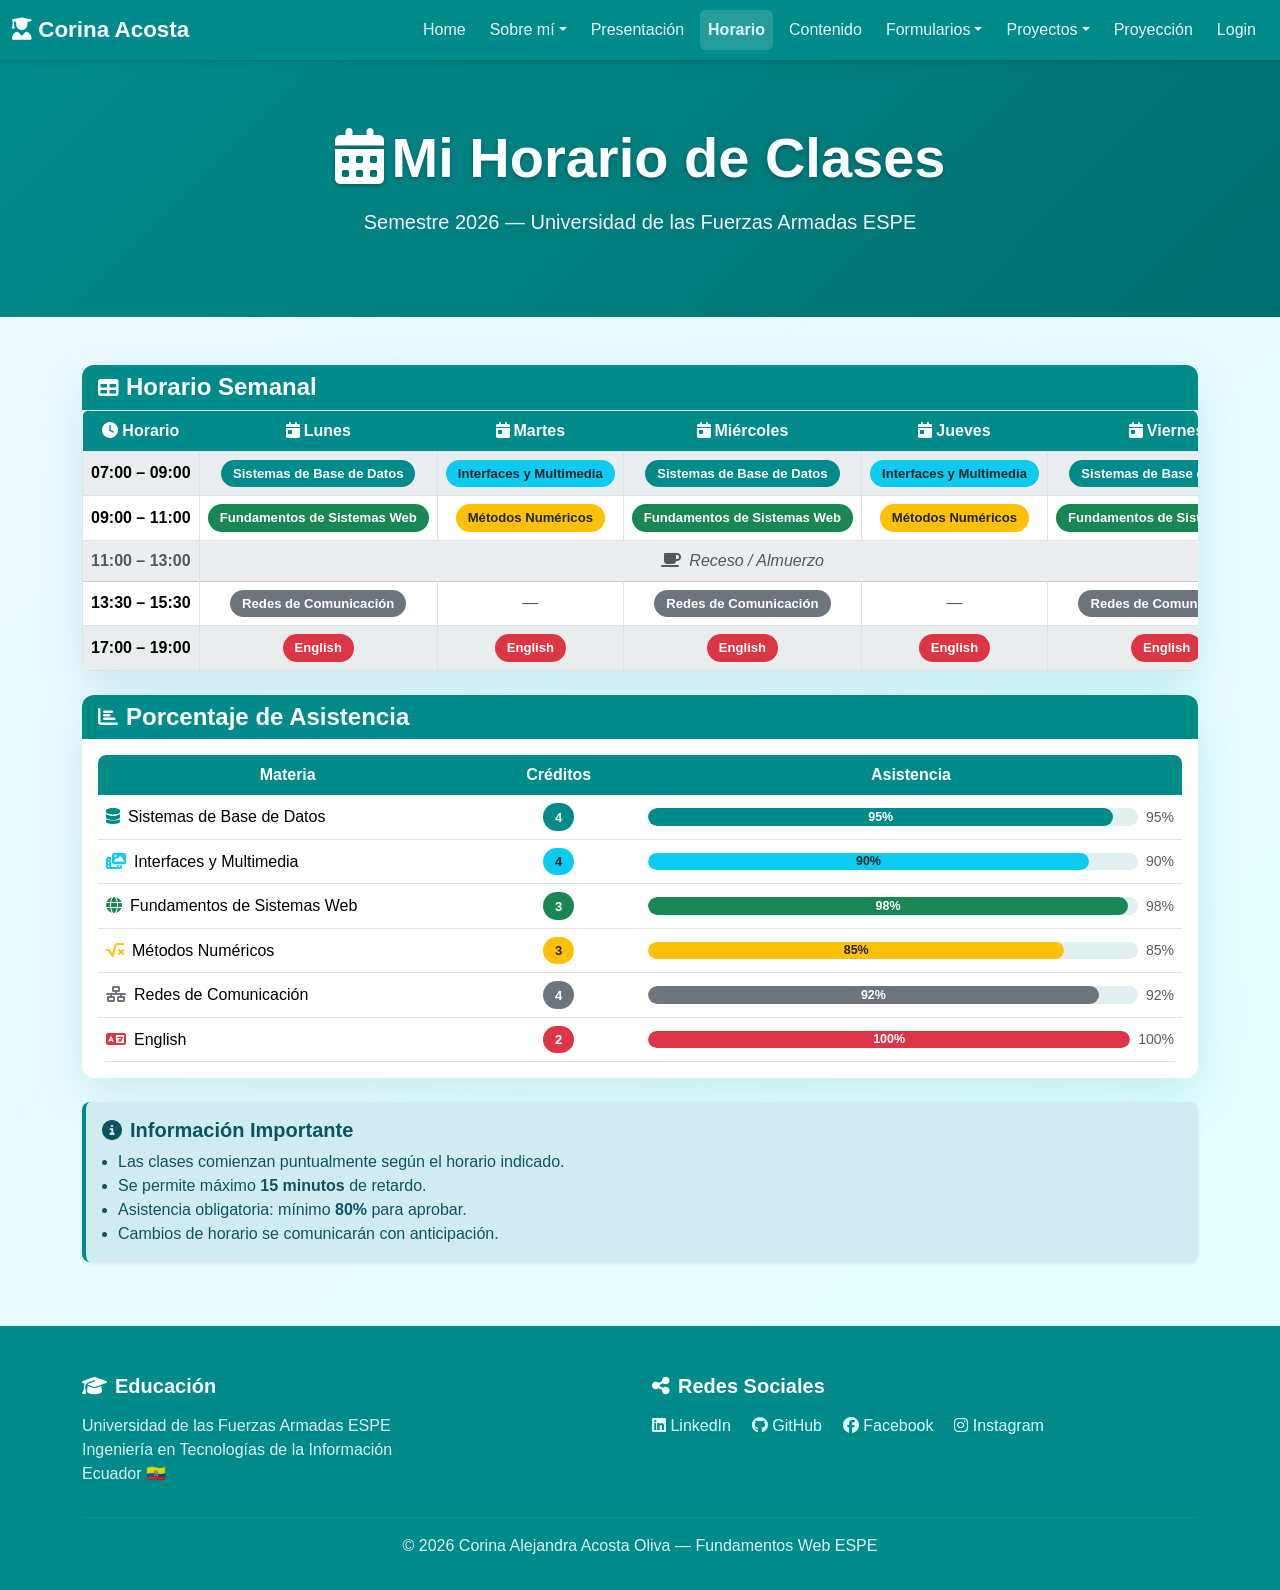
<file: pages/horario/horario.html>
<!DOCTYPE html>
<html lang="es">
<head>
  <meta charset="UTF-8">
  <meta name="viewport" content="width=device-width, initial-scale=1.0">
  <title>Horario de Clases - Corina Acosta | ESPE</title>
  <link href="https://cdn.jsdelivr.net/npm/bootstrap@5.3.0/dist/css/bootstrap.min.css" rel="stylesheet">
  <link rel="stylesheet" href="https://cdnjs.cloudflare.com/ajax/libs/font-awesome/6.5.1/css/all.min.css">
  <link rel="stylesheet" href="../../css/general.css">
</head>
<body>

  <!-- ============================================================ NAVBAR -->
  <nav class="navbar navbar-expand-lg navbar-dark sticky-top">
    <div class="container-fluid">
      <a class="navbar-brand" href="../../index.html">
        <i class="fas fa-user-graduate"></i> Corina Acosta
      </a>
      <button class="navbar-toggler" type="button" data-bs-toggle="collapse" data-bs-target="#navbarNav"
        aria-controls="navbarNav" aria-expanded="false" aria-label="Toggle navigation">
        <span class="navbar-toggler-icon"></span>
      </button>
      <div class="collapse navbar-collapse" id="navbarNav">
        <ul class="navbar-nav ms-auto">
          <li class="nav-item"><a class="nav-link" href="../../index.html">Home</a></li>
          <li class="nav-item dropdown">
            <a class="nav-link dropdown-toggle" href="#" role="button" data-bs-toggle="dropdown" aria-expanded="false">Sobre mí</a>
            <ul class="dropdown-menu">
              <li><a class="dropdown-item" href="../sobremi/sobremi.html">Sobre mí</a></li>
              <li><a class="dropdown-item" href="../habilidades.html">Habilidades</a></li>
              <li><a class="dropdown-item" href="../metas.html">Metas</a></li>
            </ul>
          </li>
          <li class="nav-item"><a class="nav-link" href="../multimedia/multimedia.html">Presentación</a></li>
          <li class="nav-item"><a class="nav-link active" href="horario.html">Horario</a></li>
          <li class="nav-item"><a class="nav-link" href="../contenido/contenido.html">Contenido</a></li>
          <li class="nav-item dropdown">
            <a class="nav-link dropdown-toggle" href="#" role="button" data-bs-toggle="dropdown">Formularios</a>
            <ul class="dropdown-menu">
              <li><a class="dropdown-item" href="../cto/contacto.html">Contacto</a></li>
              <li><a class="dropdown-item" href="../cto/buzon.html">Buzón</a></li>
              <li><a class="dropdown-item" href="../buscar/buscar.html">Búsqueda</a></li>
            </ul>
          </li>
          <li class="nav-item dropdown">
            <a class="nav-link dropdown-toggle" href="#" role="button" data-bs-toggle="dropdown" aria-expanded="false">Proyectos</a>
            <ul class="dropdown-menu">
              <li><a class="dropdown-item" href="../proyectos/proyectos.html">Proyectos</a></li>
              <li><a class="dropdown-item" href="../proyectos-futuros.html">Proyectos Futuros</a></li>
            </ul>
          </li>
          <li class="nav-item"><a class="nav-link" href="../proyeccion.html">Proyección</a></li>
          <li class="nav-item"><a class="nav-link" href="../login/login.html">Login</a></li>
        </ul>
      </div>
    </div>
  </nav>

  <!-- ============================================================ HERO -->
  <div class="hero-banner">
    <div class="container text-center text-white">
      <h1 class="display-4 fw-bold mb-3">
        <i class="fas fa-calendar-alt me-2"></i>Mi Horario de Clases
      </h1>
      <p class="lead">Semestre 2026 &mdash; Universidad de las Fuerzas Armadas ESPE</p>
    </div>
  </div>

  <!-- ============================================================ MAIN -->
  <main class="container my-5">

    <!-- Tabla de horario -->
    <div class="row mb-4">
      <div class="col-12">
        <div class="card shadow-lg border-0">
          <div class="card-header d-flex align-items-center gap-2">
            <i class="fas fa-table fa-lg"></i>
            <h4 class="mb-0">Horario Semanal</h4>
          </div>
          <div class="card-body p-0">
            <div class="table-responsive">
              <table class="table table-bordered table-striped table-hover mb-0">
                <thead>
                  <tr>
                    <th><i class="fas fa-clock me-1"></i>Horario</th>
                    <th><i class="fas fa-calendar-day me-1"></i>Lunes</th>
                    <th><i class="fas fa-calendar-day me-1"></i>Martes</th>
                    <th><i class="fas fa-calendar-day me-1"></i>Miércoles</th>
                    <th><i class="fas fa-calendar-day me-1"></i>Jueves</th>
                    <th><i class="fas fa-calendar-day me-1"></i>Viernes</th>
                  </tr>
                </thead>
                <tbody>
                  <tr>
                    <td class="fw-semibold text-nowrap">07:00 – 09:00</td>
                    <td><span class="badge bg-primary">Sistemas de Base de Datos</span></td>
                    <td><span class="badge bg-info text-dark">Interfaces y Multimedia</span></td>
                    <td><span class="badge bg-primary">Sistemas de Base de Datos</span></td>
                    <td><span class="badge bg-info text-dark">Interfaces y Multimedia</span></td>
                    <td><span class="badge bg-primary">Sistemas de Base de Datos</span></td>
                  </tr>
                  <tr>
                    <td class="fw-semibold text-nowrap">09:00 – 11:00</td>
                    <td><span class="badge bg-success">Fundamentos de Sistemas Web</span></td>
                    <td><span class="badge bg-warning text-dark">Métodos Numéricos</span></td>
                    <td><span class="badge bg-success">Fundamentos de Sistemas Web</span></td>
                    <td><span class="badge bg-warning text-dark">Métodos Numéricos</span></td>
                    <td><span class="badge bg-success">Fundamentos de Sistemas Web</span></td>
                  </tr>
                  <tr class="table-light">
                    <td class="fw-semibold text-nowrap text-muted">11:00 – 13:00</td>
                    <td colspan="5" class="text-center text-muted fst-italic">
                      <i class="fas fa-coffee me-1"></i> Receso / Almuerzo
                    </td>
                  </tr>
                  <tr>
                    <td class="fw-semibold text-nowrap">13:30 – 15:30</td>
                    <td><span class="badge bg-secondary">Redes de Comunicación</span></td>
                    <td class="text-muted">—</td>
                    <td><span class="badge bg-secondary">Redes de Comunicación</span></td>
                    <td class="text-muted">—</td>
                    <td><span class="badge bg-secondary">Redes de Comunicación</span></td>
                  </tr>
                  <tr>
                    <td class="fw-semibold text-nowrap">17:00 – 19:00</td>
                    <td><span class="badge bg-danger">English</span></td>
                    <td><span class="badge bg-danger">English</span></td>
                    <td><span class="badge bg-danger">English</span></td>
                    <td><span class="badge bg-danger">English</span></td>
                    <td><span class="badge bg-danger">English</span></td>
                  </tr>
                </tbody>
              </table>
            </div>
          </div>
        </div>
      </div>
    </div>

    <!-- Progreso de asistencia (Table + Progress combinados) -->
    <div class="row mb-4">
      <div class="col-12">
        <div class="card shadow-lg border-0">
          <div class="card-header d-flex align-items-center gap-2">
            <i class="fas fa-chart-bar fa-lg"></i>
            <h4 class="mb-0">Porcentaje de Asistencia</h4>
          </div>
          <div class="card-body">
            <div class="table-responsive">
              <table class="table table-hover align-middle mb-0">
                <thead>
                  <tr>
                    <th style="width:35%">Materia</th>
                    <th style="width:15%">Créditos</th>
                    <th style="width:50%">Asistencia</th>
                  </tr>
                </thead>
                <tbody>
                  <tr>
                    <td><i class="fas fa-database me-2 text-primary"></i>Sistemas de Base de Datos</td>
                    <td><span class="badge bg-primary">4</span></td>
                    <td>
                      <div class="d-flex align-items-center gap-2">
                        <div class="progress flex-grow-1" style="height:1.1rem;">
                          <div class="progress-bar" role="progressbar" style="width:95%" aria-valuenow="95" aria-valuemin="0" aria-valuemax="100">95%</div>
                        </div>
                        <small class="text-muted">95%</small>
                      </div>
                    </td>
                  </tr>
                  <tr>
                    <td><i class="fas fa-photo-video me-2 text-info"></i>Interfaces y Multimedia</td>
                    <td><span class="badge bg-info text-dark">4</span></td>
                    <td>
                      <div class="d-flex align-items-center gap-2">
                        <div class="progress flex-grow-1" style="height:1.1rem;">
                          <div class="progress-bar bg-info text-dark" role="progressbar" style="width:90%" aria-valuenow="90" aria-valuemin="0" aria-valuemax="100">90%</div>
                        </div>
                        <small class="text-muted">90%</small>
                      </div>
                    </td>
                  </tr>
                  <tr>
                    <td><i class="fas fa-globe me-2 text-success"></i>Fundamentos de Sistemas Web</td>
                    <td><span class="badge bg-success">3</span></td>
                    <td>
                      <div class="d-flex align-items-center gap-2">
                        <div class="progress flex-grow-1" style="height:1.1rem;">
                          <div class="progress-bar bg-success" role="progressbar" style="width:98%" aria-valuenow="98" aria-valuemin="0" aria-valuemax="100">98%</div>
                        </div>
                        <small class="text-muted">98%</small>
                      </div>
                    </td>
                  </tr>
                  <tr>
                    <td><i class="fas fa-square-root-alt me-2 text-warning"></i>Métodos Numéricos</td>
                    <td><span class="badge bg-warning text-dark">3</span></td>
                    <td>
                      <div class="d-flex align-items-center gap-2">
                        <div class="progress flex-grow-1" style="height:1.1rem;">
                          <div class="progress-bar bg-warning text-dark" role="progressbar" style="width:85%" aria-valuenow="85" aria-valuemin="0" aria-valuemax="100">85%</div>
                        </div>
                        <small class="text-muted">85%</small>
                      </div>
                    </td>
                  </tr>
                  <tr>
                    <td><i class="fas fa-network-wired me-2 text-secondary"></i>Redes de Comunicación</td>
                    <td><span class="badge bg-secondary">4</span></td>
                    <td>
                      <div class="d-flex align-items-center gap-2">
                        <div class="progress flex-grow-1" style="height:1.1rem;">
                          <div class="progress-bar bg-secondary" role="progressbar" style="width:92%" aria-valuenow="92" aria-valuemin="0" aria-valuemax="100">92%</div>
                        </div>
                        <small class="text-muted">92%</small>
                      </div>
                    </td>
                  </tr>
                  <tr>
                    <td><i class="fas fa-language me-2 text-danger"></i>English</td>
                    <td><span class="badge bg-danger">2</span></td>
                    <td>
                      <div class="d-flex align-items-center gap-2">
                        <div class="progress flex-grow-1" style="height:1.1rem;">
                          <div class="progress-bar bg-danger" role="progressbar" style="width:100%" aria-valuenow="100" aria-valuemin="0" aria-valuemax="100">100%</div>
                        </div>
                        <small class="text-muted">100%</small>
                      </div>
                    </td>
                  </tr>
                </tbody>
              </table>
            </div>
          </div>
        </div>
      </div>
    </div>

    <!-- Información importante -->
    <div class="row">
      <div class="col-12">
        <div class="alert alert-info shadow-sm">
          <h5 class="alert-heading"><i class="fas fa-info-circle me-2"></i>Información Importante</h5>
          <ul class="mb-0 ps-3">
            <li>Las clases comienzan puntualmente según el horario indicado.</li>
            <li>Se permite máximo <strong>15 minutos</strong> de retardo.</li>
            <li>Asistencia obligatoria: mínimo <strong>80%</strong> para aprobar.</li>
            <li>Cambios de horario se comunicarán con anticipación.</li>
          </ul>
        </div>
      </div>
    </div>

  </main>

  <!-- ============================================================ FOOTER -->
  <footer class="footer mt-5">
    <div class="container">
      <div class="row mb-4">
        <div class="col-12 col-md-6 mb-3 mb-md-0">
          <h5><i class="fas fa-graduation-cap me-2"></i>Educación</h5>
          <p>Universidad de las Fuerzas Armadas ESPE<br>Ingeniería en Tecnologías de la Información<br>Ecuador 🇪🇨</p>
        </div>
        <div class="col-12 col-md-6">
          <h5><i class="fas fa-share-alt me-2"></i>Redes Sociales</h5>
          <div class="social-links">
            <a href="https://www.linkedin.com/in/corina-alejandra-acosta-oliva-1555ba28a" target="_blank"><i class="fab fa-linkedin"></i> LinkedIn</a>
            <a href="https://github.com/Corina-ac" target="_blank"><i class="fab fa-github"></i> GitHub</a>
            <a href="https://www.facebook.com/" target="_blank"><i class="fab fa-facebook"></i> Facebook</a>
            <a href="https://www.instagram.com/" target="_blank"><i class="fab fa-instagram"></i> Instagram</a>
          </div>
        </div>
      </div>
      <hr>
      <p class="text-center mb-0">&copy; 2026 Corina Alejandra Acosta Oliva &mdash; Fundamentos Web ESPE</p>
    </div>
  </footer>

  <script src="https://cdn.jsdelivr.net/npm/bootstrap@5.3.0/dist/js/bootstrap.bundle.min.js"></script>
</body>
</html>
</file>
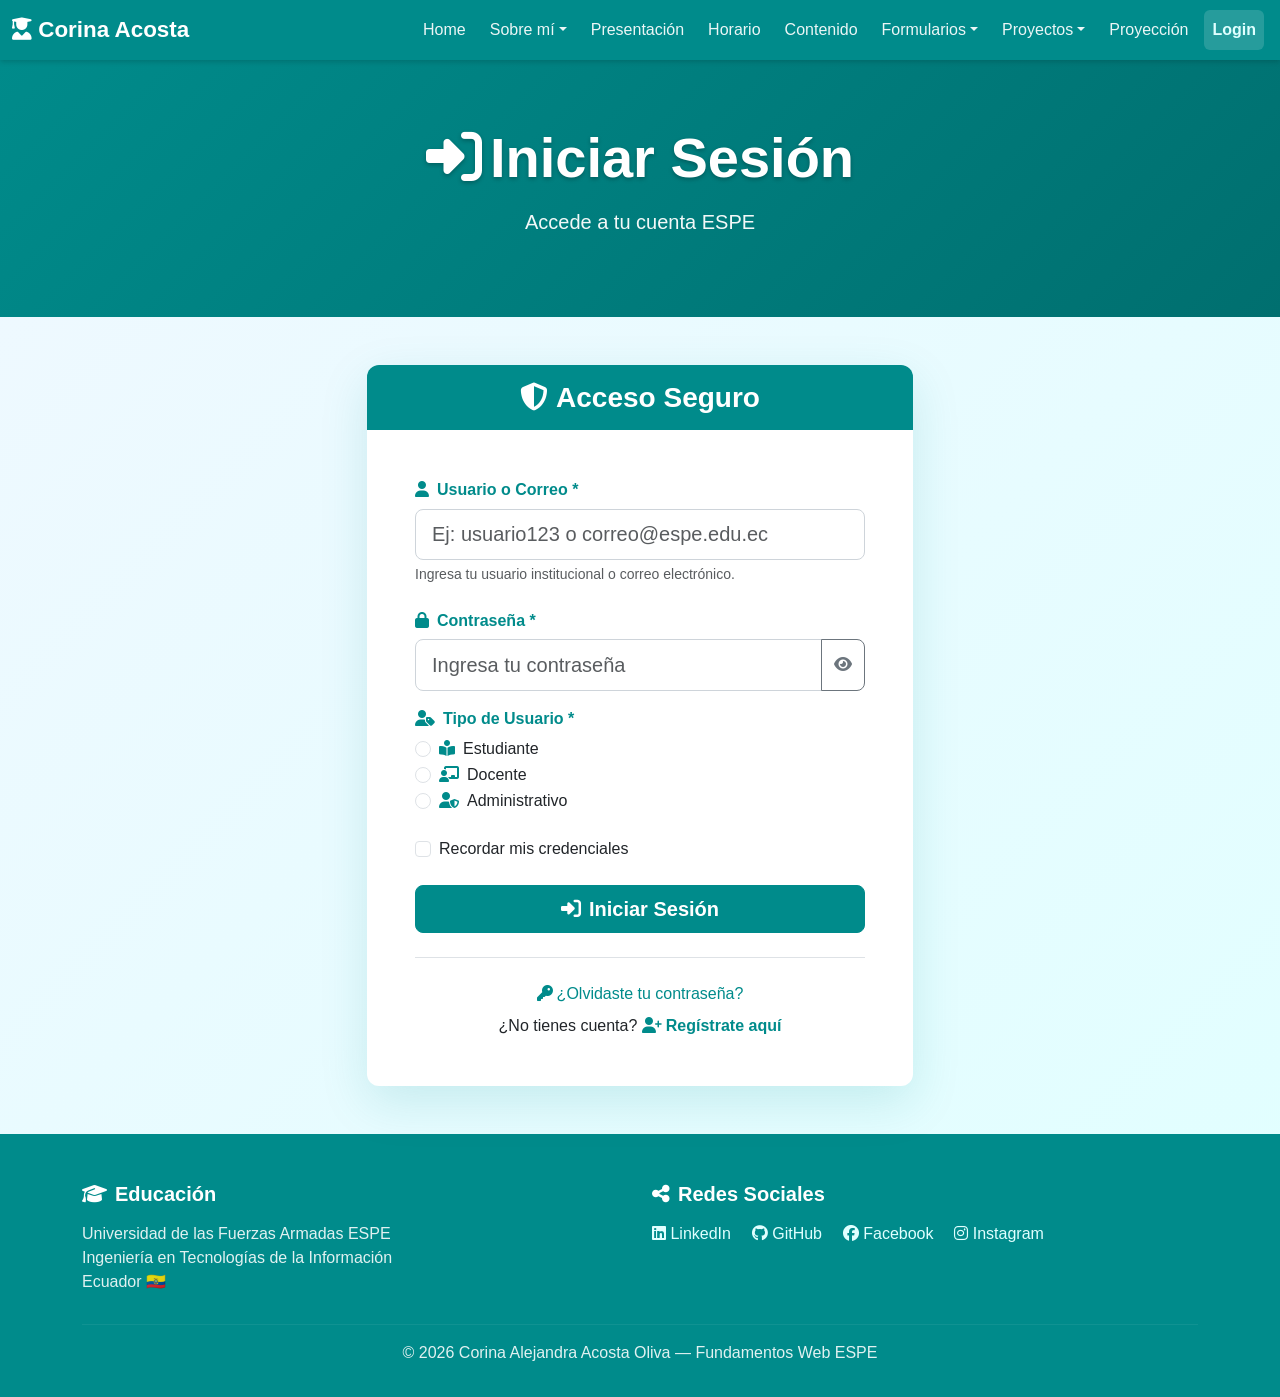
<file: pages/login/login.html>
<!DOCTYPE html>
<html lang="es">
<head>
  <meta charset="UTF-8">
  <meta name="viewport" content="width=device-width, initial-scale=1.0">
  <title>Iniciar Sesión - Corina Acosta | ESPE</title>
  <link href="https://cdn.jsdelivr.net/npm/bootstrap@5.3.0/dist/css/bootstrap.min.css" rel="stylesheet">
  <link rel="stylesheet" href="https://cdnjs.cloudflare.com/ajax/libs/font-awesome/6.5.1/css/all.min.css">
  <link rel="stylesheet" href="../../css/general.css">
</head>
<body>

  <!-- ============================================================ NAVBAR -->
  <nav class="navbar navbar-expand-lg navbar-dark sticky-top">
    <div class="container-fluid">
      <a class="navbar-brand" href="../../index.html">
        <i class="fas fa-user-graduate"></i> Corina Acosta
      </a>
      <button class="navbar-toggler" type="button" data-bs-toggle="collapse" data-bs-target="#navbarNav"
        aria-controls="navbarNav" aria-expanded="false" aria-label="Toggle navigation">
        <span class="navbar-toggler-icon"></span>
      </button>
      <div class="collapse navbar-collapse" id="navbarNav">
        <ul class="navbar-nav ms-auto">
          <li class="nav-item"><a class="nav-link" href="../../index.html">Home</a></li>
          <li class="nav-item dropdown">
            <a class="nav-link dropdown-toggle" href="#" role="button" data-bs-toggle="dropdown" aria-expanded="false">Sobre mí</a>
            <ul class="dropdown-menu">
              <li><a class="dropdown-item" href="../sobremi/sobremi.html">Sobre mí</a></li>
              <li><a class="dropdown-item" href="../habilidades.html">Habilidades</a></li>
              <li><a class="dropdown-item" href="../metas.html">Metas</a></li>
            </ul>
          </li>
          <li class="nav-item"><a class="nav-link" href="../multimedia/multimedia.html">Presentación</a></li>
          <li class="nav-item"><a class="nav-link" href="../horario/horario.html">Horario</a></li>
          <li class="nav-item"><a class="nav-link" href="../contenido/contenido.html">Contenido</a></li>
          <li class="nav-item dropdown">
            <a class="nav-link dropdown-toggle" href="#" role="button" data-bs-toggle="dropdown">Formularios</a>
            <ul class="dropdown-menu">
              <li><a class="dropdown-item" href="../cto/contacto.html">Contacto</a></li>
              <li><a class="dropdown-item" href="../cto/buzon.html">Buzón</a></li>
              <li><a class="dropdown-item" href="../buscar/buscar.html">Búsqueda</a></li>
            </ul>
          </li>
          <li class="nav-item dropdown">
            <a class="nav-link dropdown-toggle" href="#" role="button" data-bs-toggle="dropdown" aria-expanded="false">Proyectos</a>
            <ul class="dropdown-menu">
              <li><a class="dropdown-item" href="../proyectos/proyectos.html">Proyectos</a></li>
              <li><a class="dropdown-item" href="../proyectos-futuros.html">Proyectos Futuros</a></li>
            </ul>
          </li>
          <li class="nav-item"><a class="nav-link" href="../proyeccion.html">Proyección</a></li>
          <li class="nav-item"><a class="nav-link active" href="login.html">Login</a></li>
        </ul>
      </div>
    </div>
  </nav>

  <!-- ============================================================ HERO -->
  <div class="hero-banner">
    <div class="container text-center text-white">
      <h1 class="display-4 fw-bold mb-3">
        <i class="fas fa-sign-in-alt me-2"></i>Iniciar Sesión
      </h1>
      <p class="lead">Accede a tu cuenta ESPE</p>
    </div>
  </div>

  <!-- ============================================================ MAIN -->
  <main class="container my-5">
    <div class="row justify-content-center">
      <div class="col-12 col-md-8 col-lg-6">

        <div class="card shadow-lg border-0">
          <div class="card-header text-center py-3">
            <h3 class="mb-0"><i class="fas fa-shield-alt me-2"></i>Acceso Seguro</h3>
          </div>
          <div class="card-body p-4 p-md-5">

            <form id="loginForm" action="#" method="GET" novalidate>

              <!-- Usuario o correo -->
              <div class="mb-4">
                <label for="usuario" class="form-label">
                  <i class="fas fa-user me-2"></i>Usuario o Correo *
                </label>
                <input type="text" class="form-control form-control-lg" id="usuario" name="usuario"
                  placeholder="Ej: usuario123 o correo@espe.edu.ec" required>
                <div class="form-text">Ingresa tu usuario institucional o correo electrónico.</div>
              </div>

              <!-- Contraseña -->
              <div class="mb-3">
                <label for="password" class="form-label">
                  <i class="fas fa-lock me-2"></i>Contraseña *
                </label>
                <div class="input-group">
                  <input type="password" class="form-control form-control-lg" id="password" name="password"
                    placeholder="Ingresa tu contraseña"
                    minlength="8" maxlength="16"
                    pattern="(?=.*[a-z])(?=.*[A-Z])(?=.*\d)(?=.*[@$%*?&.#_-])[A-Za-z\d@$%*?&.#_-]{8,16}"
                    title="Debe incluir mayúscula, minúscula, número y carácter especial"
                    required>
                  <button class="btn btn-outline-secondary" type="button" id="togglePassword" title="Mostrar/ocultar contraseña">
                    <i class="fas fa-eye" id="eyeIcon"></i>
                  </button>
                </div>
              </div>

              <!-- Requisitos de contraseña (alert Bootstrap) -->
              <div class="alert alert-info d-none mb-4" id="passwordRequirements" role="alert">
                <h6 class="alert-heading mb-2">
                  <i class="fas fa-info-circle me-2"></i>Requisitos de Contraseña
                </h6>
                <ul class="mb-0 ps-3 small">
                  <li id="req-longitud" class="text-danger">&#10007; Entre 8 y 16 caracteres</li>
                  <li id="req-minuscula" class="text-danger">&#10007; Al menos una letra minúscula (a-z)</li>
                  <li id="req-mayuscula" class="text-danger">&#10007; Al menos una letra mayúscula (A-Z)</li>
                  <li id="req-numero" class="text-danger">&#10007; Al menos un número (0-9)</li>
                  <li id="req-especial" class="text-danger">&#10007; Al menos un carácter especial (@, $, %, *, ?, &amp;, ., #, _, -)</li>
                </ul>
              </div>

              <!-- Tipo de usuario -->
              <div class="mb-4">
                <label class="form-label">
                  <i class="fas fa-user-tag me-2"></i>Tipo de Usuario *
                </label>
                <div class="form-check">
                  <input class="form-check-input" type="radio" name="rol" id="rol_est" value="estudiante" required>
                  <label class="form-check-label" for="rol_est">
                    <i class="fas fa-book-reader me-2 text-primary"></i>Estudiante
                  </label>
                </div>
                <div class="form-check">
                  <input class="form-check-input" type="radio" name="rol" id="rol_doc" value="docente">
                  <label class="form-check-label" for="rol_doc">
                    <i class="fas fa-chalkboard-teacher me-2 text-primary"></i>Docente
                  </label>
                </div>
                <div class="form-check">
                  <input class="form-check-input" type="radio" name="rol" id="rol_adm" value="administrativo">
                  <label class="form-check-label" for="rol_adm">
                    <i class="fas fa-user-shield me-2 text-primary"></i>Administrativo
                  </label>
                </div>
              </div>

              <!-- Recordar usuario -->
              <div class="form-check mb-4">
                <input class="form-check-input" type="checkbox" id="recordar" name="recordar">
                <label class="form-check-label" for="recordar">
                  Recordar mis credenciales
                </label>
              </div>

              <!-- Botón login -->
              <button type="submit" class="btn btn-primary btn-lg w-100 mb-3">
                <i class="fas fa-sign-in-alt me-2"></i>Iniciar Sesión
              </button>
            </form>

            <!-- Links adicionales -->
            <div class="text-center border-top pt-4 mt-2">
              <p class="mb-2">
                <a href="#" class="text-primary text-decoration-none">
                  <i class="fas fa-key me-1"></i>¿Olvidaste tu contraseña?
                </a>
              </p>
              <p class="mb-0">
                ¿No tienes cuenta?
                <a href="../cto/contacto.html" class="text-primary text-decoration-none fw-bold">
                  <i class="fas fa-user-plus me-1"></i>Regístrate aquí
                </a>
              </p>
            </div>

          </div><!-- /card-body -->
        </div><!-- /card -->

      </div>
    </div>
  </main>

  <!-- ============================================================ FOOTER -->
  <footer class="footer mt-5">
    <div class="container">
      <div class="row mb-4">
        <div class="col-12 col-md-6 mb-3 mb-md-0">
          <h5><i class="fas fa-graduation-cap me-2"></i>Educación</h5>
          <p>Universidad de las Fuerzas Armadas ESPE<br>Ingeniería en Tecnologías de la Información<br>Ecuador 🇪🇨</p>
        </div>
        <div class="col-12 col-md-6">
          <h5><i class="fas fa-share-alt me-2"></i>Redes Sociales</h5>
          <div class="social-links">
            <a href="https://www.linkedin.com/in/corina-alejandra-acosta-oliva-1555ba28a" target="_blank"><i class="fab fa-linkedin"></i> LinkedIn</a>
            <a href="https://github.com/Corina-ac" target="_blank"><i class="fab fa-github"></i> GitHub</a>
            <a href="https://www.facebook.com/" target="_blank"><i class="fab fa-facebook"></i> Facebook</a>
            <a href="https://www.instagram.com/" target="_blank"><i class="fab fa-instagram"></i> Instagram</a>
          </div>
        </div>
      </div>
      <hr>
      <p class="text-center mb-0">&copy; 2026 Corina Alejandra Acosta Oliva &mdash; Fundamentos Web ESPE</p>
    </div>
  </footer>

  <script src="https://cdn.jsdelivr.net/npm/bootstrap@5.3.0/dist/js/bootstrap.bundle.min.js"></script>
  <script>
    const passwordInput = document.getElementById('password');
    const toggleBtn     = document.getElementById('togglePassword');
    const eyeIcon       = document.getElementById('eyeIcon');
    const reqBox        = document.getElementById('passwordRequirements');
    const form          = document.getElementById('loginForm');

    toggleBtn.addEventListener('click', function () {
      const isPassword = passwordInput.type === 'password';
      passwordInput.type = isPassword ? 'text' : 'password';
      eyeIcon.className  = isPassword ? 'fas fa-eye-slash' : 'fas fa-eye';
    });

    passwordInput.addEventListener('input', function () {
      const pwd = this.value;
      reqBox.classList.remove('d-none');
      updateReq('req-longitud',  pwd.length >= 8 && pwd.length <= 16);
      updateReq('req-minuscula', /[a-z]/.test(pwd));
      updateReq('req-mayuscula', /[A-Z]/.test(pwd));
      updateReq('req-numero',    /[0-9]/.test(pwd));
      updateReq('req-especial',  /[@$%*?&.#_-]/.test(pwd));
    });

    function updateReq(id, met) {
      const el = document.getElementById(id);
      if (met) {
        el.innerHTML = el.innerHTML.replace('✗', '✓').replace('&#10007;', '&#10003;');
        el.className = 'text-success';
      } else {
        el.innerHTML = el.innerHTML.replace('✓', '✗').replace('&#10003;', '&#10007;');
        el.className = 'text-danger';
      }
    }

    form.addEventListener('submit', function (e) {
      e.preventDefault();
      const pwd = passwordInput.value;
      const valid = /[a-z]/.test(pwd) && /[A-Z]/.test(pwd) && /[0-9]/.test(pwd)
                 && /[@$%*?&.#_-]/.test(pwd) && pwd.length >= 8 && pwd.length <= 16;
      if (valid) {
        alert('¡Inicio de sesión exitoso! Bienvenido/a.');
      } else {
        reqBox.classList.remove('d-none');
        alert('La contraseña no cumple con los requisitos mínimos.');
      }
    });
  </script>
</body>
</html>
</file>
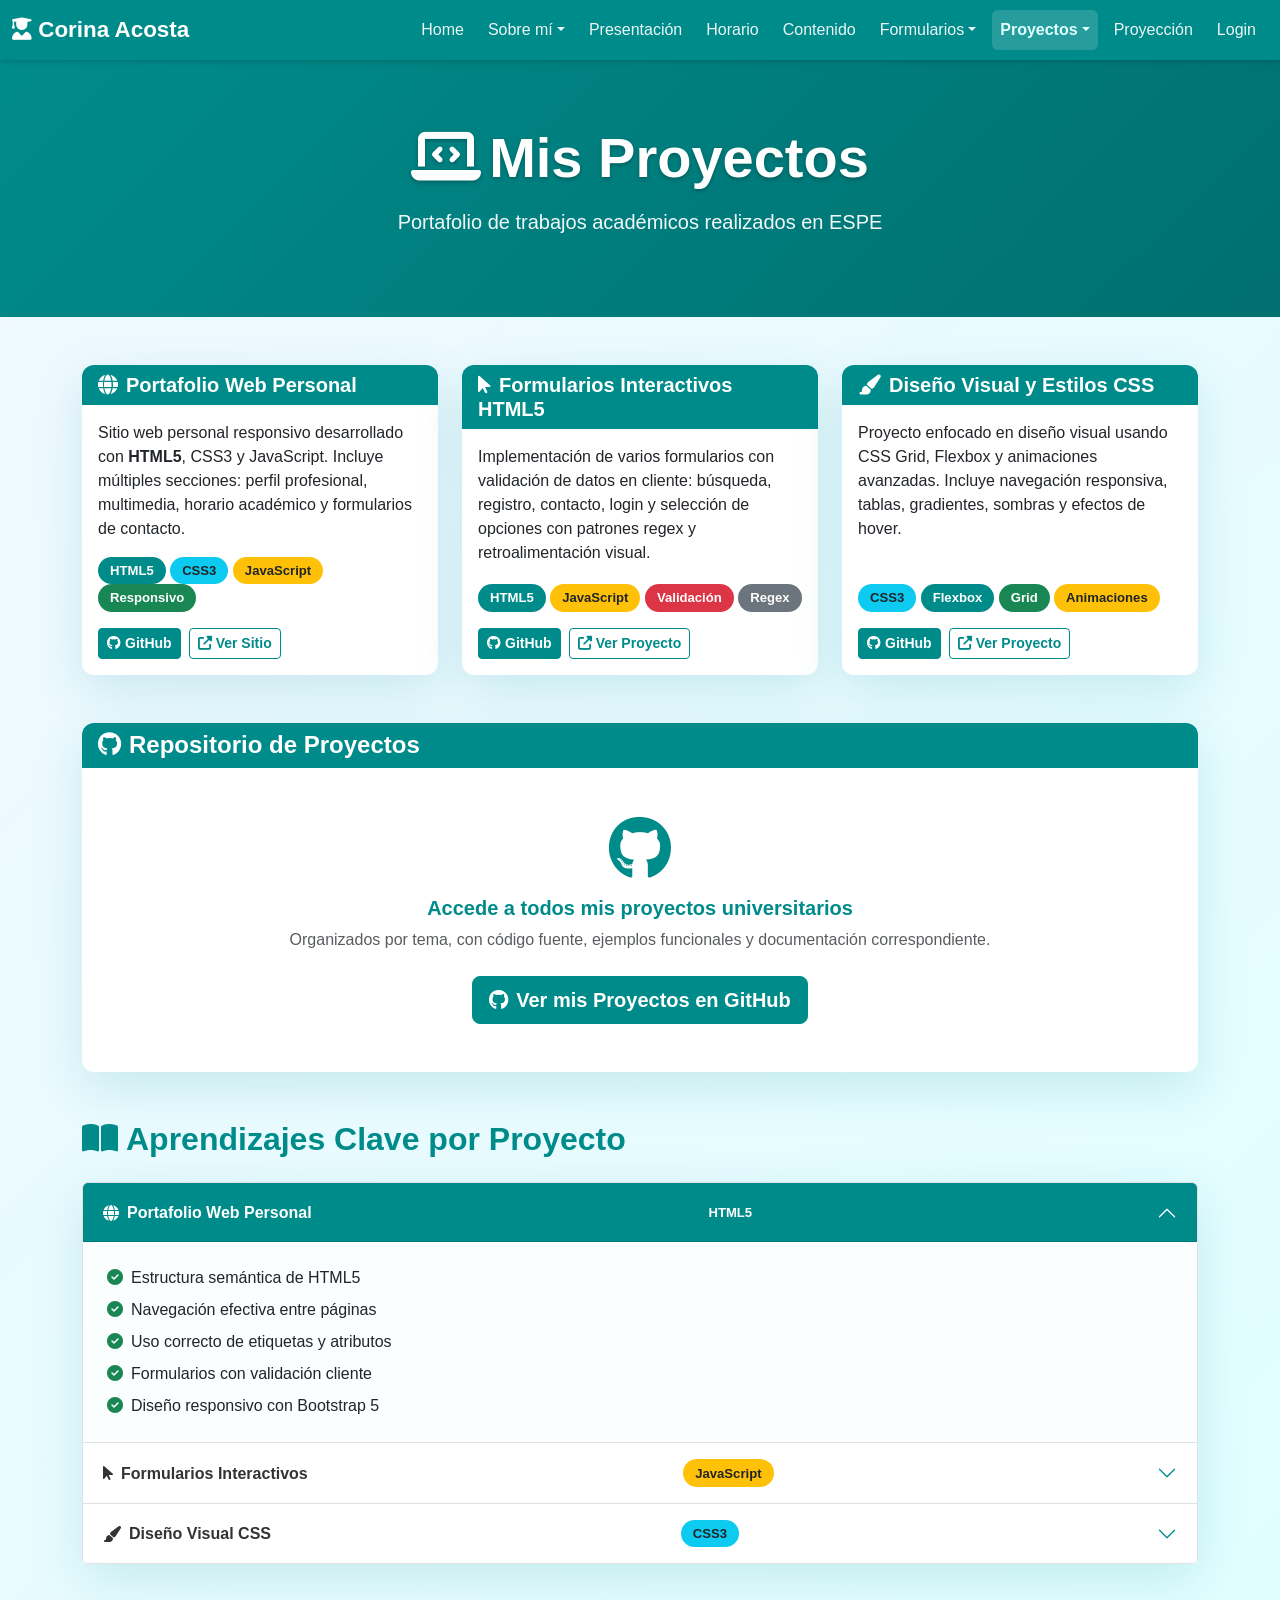
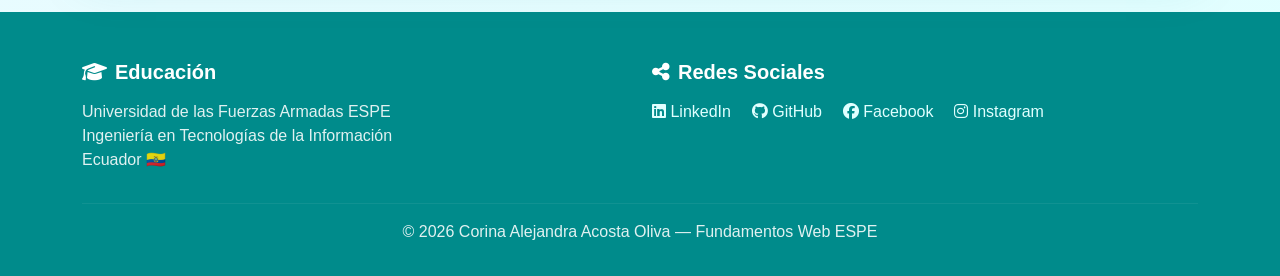
<file: pages/proyectos/proyectos.html>
<!DOCTYPE html>
<html lang="es">
<head>
  <meta charset="UTF-8">
  <meta name="viewport" content="width=device-width, initial-scale=1.0">
  <title>Mis Proyectos - Corina Acosta | ESPE</title>
  <link href="https://cdn.jsdelivr.net/npm/bootstrap@5.3.0/dist/css/bootstrap.min.css" rel="stylesheet">
  <link rel="stylesheet" href="https://cdnjs.cloudflare.com/ajax/libs/font-awesome/6.5.1/css/all.min.css">
  <link rel="stylesheet" href="../../css/general.css">
  <link rel="stylesheet" href="../../css/portafolio.css">
</head>
<body>

  <!-- ============================================================ NAVBAR -->
  <nav class="navbar navbar-expand-lg navbar-dark sticky-top">
    <div class="container-fluid">
      <a class="navbar-brand" href="../../index.html">
        <i class="fas fa-user-graduate"></i> Corina Acosta
      </a>
      <button class="navbar-toggler" type="button" data-bs-toggle="collapse" data-bs-target="#navbarNav"
        aria-controls="navbarNav" aria-expanded="false" aria-label="Toggle navigation">
        <span class="navbar-toggler-icon"></span>
      </button>
      <div class="collapse navbar-collapse" id="navbarNav">
        <ul class="navbar-nav ms-auto">
          <li class="nav-item"><a class="nav-link" href="../../index.html">Home</a></li>
          <li class="nav-item dropdown">
            <a class="nav-link dropdown-toggle" href="#" role="button" data-bs-toggle="dropdown" aria-expanded="false">Sobre mí</a>
            <ul class="dropdown-menu">
              <li><a class="dropdown-item" href="../sobremi/sobremi.html">Sobre mí</a></li>
              <li><a class="dropdown-item" href="../habilidades.html">Habilidades</a></li>
              <li><a class="dropdown-item" href="../metas.html">Metas</a></li>
            </ul>
          </li>
          <li class="nav-item"><a class="nav-link" href="../multimedia/multimedia.html">Presentación</a></li>
          <li class="nav-item"><a class="nav-link" href="../horario/horario.html">Horario</a></li>
          <li class="nav-item"><a class="nav-link" href="../contenido/contenido.html">Contenido</a></li>
          <li class="nav-item dropdown">
            <a class="nav-link dropdown-toggle" href="#" role="button" data-bs-toggle="dropdown">Formularios</a>
            <ul class="dropdown-menu">
              <li><a class="dropdown-item" href="../cto/contacto.html">Contacto</a></li>
              <li><a class="dropdown-item" href="../cto/buzon.html">Buzón</a></li>
              <li><a class="dropdown-item" href="../buscar/buscar.html">Búsqueda</a></li>
            </ul>
          </li>
          <li class="nav-item dropdown">
            <a class="nav-link dropdown-toggle active" href="#" role="button" data-bs-toggle="dropdown" aria-expanded="false">Proyectos</a>
            <ul class="dropdown-menu">
              <li><a class="dropdown-item active" href="proyectos.html">Proyectos</a></li>
              <li><a class="dropdown-item" href="../proyectos-futuros.html">Proyectos Futuros</a></li>
            </ul>
          </li>
          <li class="nav-item"><a class="nav-link" href="../proyeccion.html">Proyección</a></li>
          <li class="nav-item"><a class="nav-link" href="../login/login.html">Login</a></li>
        </ul>
      </div>
    </div>
  </nav>

  <!-- ============================================================ HERO -->
  <div class="hero-banner">
    <div class="container text-center text-white">
      <h1 class="display-4 fw-bold mb-3">
        <i class="fas fa-laptop-code me-2"></i>Mis Proyectos
      </h1>
      <p class="lead">Portafolio de trabajos académicos realizados en ESPE</p>
    </div>
  </div>

  <!-- ============================================================ MAIN -->
  <main class="container my-5">

    <!-- Cards de proyectos (Card + Badges + Button combinados) -->
    <div class="row g-4 mb-5">

      <!-- PROYECTO 1 -->
      <div class="col-12 col-md-6 col-lg-4">
        <div class="card shadow-lg border-0 h-100">
          <div class="card-header">
            <h5 class="mb-0"><i class="fas fa-globe me-2"></i>Portafolio Web Personal</h5>
          </div>
          <div class="card-body d-flex flex-column">
            <p class="card-text flex-grow-1">
              Sitio web personal responsivo desarrollado con <strong>HTML5</strong>, CSS3 y JavaScript. Incluye
              múltiples secciones: perfil profesional, multimedia, horario académico y formularios de contacto.
            </p>
            <div class="mb-3">
              <span class="badge bg-primary">HTML5</span>
              <span class="badge bg-info text-dark">CSS3</span>
              <span class="badge bg-warning text-dark">JavaScript</span>
              <span class="badge bg-success">Responsivo</span>
            </div>
            <div class="mt-auto d-flex gap-2">
              <a href="https://github.com/Corina-ac?tab=repositories" target="_blank" class="btn btn-sm btn-primary">
                <i class="fab fa-github me-1"></i>GitHub
              </a>
              <a href="#" class="btn btn-sm btn-outline-primary">
                <i class="fas fa-external-link-alt me-1"></i>Ver Sitio
              </a>
            </div>
          </div>
        </div>
      </div>

      <!-- PROYECTO 2 -->
      <div class="col-12 col-md-6 col-lg-4">
        <div class="card shadow-lg border-0 h-100">
          <div class="card-header">
            <h5 class="mb-0"><i class="fas fa-mouse-pointer me-2"></i>Formularios Interactivos HTML5</h5>
          </div>
          <div class="card-body d-flex flex-column">
            <p class="card-text flex-grow-1">
              Implementación de varios formularios con validación de datos en cliente: búsqueda, registro, contacto,
              login y selección de opciones con patrones regex y retroalimentación visual.
            </p>
            <div class="mb-3">
              <span class="badge bg-primary">HTML5</span>
              <span class="badge bg-warning text-dark">JavaScript</span>
              <span class="badge bg-danger">Validación</span>
              <span class="badge bg-secondary">Regex</span>
            </div>
            <div class="mt-auto d-flex gap-2">
              <a href="https://github.com/Corina-ac?tab=repositories" target="_blank" class="btn btn-sm btn-primary">
                <i class="fab fa-github me-1"></i>GitHub
              </a>
              <a href="#" class="btn btn-sm btn-outline-primary">
                <i class="fas fa-external-link-alt me-1"></i>Ver Proyecto
              </a>
            </div>
          </div>
        </div>
      </div>

      <!-- PROYECTO 3 -->
      <div class="col-12 col-md-6 col-lg-4">
        <div class="card shadow-lg border-0 h-100">
          <div class="card-header">
            <h5 class="mb-0"><i class="fas fa-paint-brush me-2"></i>Diseño Visual y Estilos CSS</h5>
          </div>
          <div class="card-body d-flex flex-column">
            <p class="card-text flex-grow-1">
              Proyecto enfocado en diseño visual usando CSS Grid, Flexbox y animaciones avanzadas. Incluye
              navegación responsiva, tablas, gradientes, sombras y efectos de hover.
            </p>
            <div class="mb-3">
              <span class="badge bg-info text-dark">CSS3</span>
              <span class="badge bg-primary">Flexbox</span>
              <span class="badge bg-success">Grid</span>
              <span class="badge bg-warning text-dark">Animaciones</span>
            </div>
            <div class="mt-auto d-flex gap-2">
              <a href="https://github.com/Corina-ac?tab=repositories" target="_blank" class="btn btn-sm btn-primary">
                <i class="fab fa-github me-1"></i>GitHub
              </a>
              <a href="#" class="btn btn-sm btn-outline-primary">
                <i class="fas fa-external-link-alt me-1"></i>Ver Proyecto
              </a>
            </div>
          </div>
        </div>
      </div>

    </div><!-- /row projects -->

    <!-- Repositorio GitHub -->
    <div class="row">
      <div class="col-12">
        <div class="card shadow-lg border-0">
          <div class="card-header">
            <h4 class="mb-0"><i class="fab fa-github me-2"></i>Repositorio de Proyectos</h4>
          </div>
          <div class="card-body text-center py-5">
            <i class="fab fa-github fa-4x text-primary mb-3"></i>
            <h5 class="mb-2">Accede a todos mis proyectos universitarios</h5>
            <p class="text-muted mb-4">
              Organizados por tema, con código fuente, ejemplos funcionales y documentación correspondiente.
            </p>
            <a href="https://github.com/Corina-ac?tab=repositories" target="_blank" class="btn btn-primary btn-lg">
              <i class="fab fa-github me-2"></i>Ver mis Proyectos en GitHub
            </a>
          </div>
        </div>
      </div>
    </div>

    <!-- Aprendizajes clave (accordion + badges) -->
    <div class="row mt-5">
      <div class="col-12">
        <h2 class="mb-4"><i class="fas fa-book-open me-2"></i>Aprendizajes Clave por Proyecto</h2>
        <div class="accordion shadow-lg" id="aprendizajes">

          <div class="accordion-item">
            <h2 class="accordion-header">
              <button class="accordion-button" type="button" data-bs-toggle="collapse" data-bs-target="#ap1">
                <i class="fas fa-globe me-2"></i>Portafolio Web Personal
                <span class="badge bg-primary ms-auto me-2">HTML5</span>
              </button>
            </h2>
            <div id="ap1" class="accordion-collapse collapse show" data-bs-parent="#aprendizajes">
              <div class="accordion-body">
                <ul class="list-unstyled mb-0">
                  <li class="mb-2"><i class="fas fa-check-circle text-success me-2"></i>Estructura semántica de HTML5</li>
                  <li class="mb-2"><i class="fas fa-check-circle text-success me-2"></i>Navegación efectiva entre páginas</li>
                  <li class="mb-2"><i class="fas fa-check-circle text-success me-2"></i>Uso correcto de etiquetas y atributos</li>
                  <li class="mb-2"><i class="fas fa-check-circle text-success me-2"></i>Formularios con validación cliente</li>
                  <li><i class="fas fa-check-circle text-success me-2"></i>Diseño responsivo con Bootstrap 5</li>
                </ul>
              </div>
            </div>
          </div>

          <div class="accordion-item">
            <h2 class="accordion-header">
              <button class="accordion-button collapsed" type="button" data-bs-toggle="collapse" data-bs-target="#ap2">
                <i class="fas fa-mouse-pointer me-2"></i>Formularios Interactivos
                <span class="badge bg-warning text-dark ms-auto me-2">JavaScript</span>
              </button>
            </h2>
            <div id="ap2" class="accordion-collapse collapse" data-bs-parent="#aprendizajes">
              <div class="accordion-body">
                <ul class="list-unstyled mb-0">
                  <li class="mb-2"><i class="fas fa-check-circle text-success me-2"></i>Validación de contraseña con regex</li>
                  <li class="mb-2"><i class="fas fa-check-circle text-success me-2"></i>Casillas de verificación y selectores</li>
                  <li class="mb-2"><i class="fas fa-check-circle text-success me-2"></i>Campos de fecha, hora y búsqueda avanzada</li>
                  <li><i class="fas fa-check-circle text-success me-2"></i>Retroalimentación visual en tiempo real</li>
                </ul>
              </div>
            </div>
          </div>

          <div class="accordion-item">
            <h2 class="accordion-header">
              <button class="accordion-button collapsed" type="button" data-bs-toggle="collapse" data-bs-target="#ap3">
                <i class="fas fa-paint-brush me-2"></i>Diseño Visual CSS
                <span class="badge bg-info text-dark ms-auto me-2">CSS3</span>
              </button>
            </h2>
            <div id="ap3" class="accordion-collapse collapse" data-bs-parent="#aprendizajes">
              <div class="accordion-body">
                <ul class="list-unstyled mb-0">
                  <li class="mb-2"><i class="fas fa-check-circle text-success me-2"></i>Flexbox y Grid para layouts complejos</li>
                  <li class="mb-2"><i class="fas fa-check-circle text-success me-2"></i>Animaciones CSS y transiciones suaves</li>
                  <li class="mb-2"><i class="fas fa-check-circle text-success me-2"></i>Variables CSS (custom properties)</li>
                  <li><i class="fas fa-check-circle text-success me-2"></i>Media queries y diseño mobile-first</li>
                </ul>
              </div>
            </div>
          </div>

        </div><!-- /accordion -->
      </div>
    </div>

  </main>

  <!-- ============================================================ FOOTER -->
  <footer class="footer mt-5">
    <div class="container">
      <div class="row mb-4">
        <div class="col-12 col-md-6 mb-3 mb-md-0">
          <h5><i class="fas fa-graduation-cap me-2"></i>Educación</h5>
          <p>Universidad de las Fuerzas Armadas ESPE<br>Ingeniería en Tecnologías de la Información<br>Ecuador 🇪🇨</p>
        </div>
        <div class="col-12 col-md-6">
          <h5><i class="fas fa-share-alt me-2"></i>Redes Sociales</h5>
          <div class="social-links">
            <a href="https://www.linkedin.com/in/corina-alejandra-acosta-oliva-1555ba28a" target="_blank"><i class="fab fa-linkedin"></i> LinkedIn</a>
            <a href="https://github.com/Corina-ac" target="_blank"><i class="fab fa-github"></i> GitHub</a>
            <a href="https://www.facebook.com/" target="_blank"><i class="fab fa-facebook"></i> Facebook</a>
            <a href="https://www.instagram.com/" target="_blank"><i class="fab fa-instagram"></i> Instagram</a>
          </div>
        </div>
      </div>
      <hr>
      <p class="text-center mb-0">&copy; 2026 Corina Alejandra Acosta Oliva &mdash; Fundamentos Web ESPE</p>
    </div>
  </footer>

  <script src="https://cdn.jsdelivr.net/npm/bootstrap@5.3.0/dist/js/bootstrap.bundle.min.js"></script>
</body>
</html>
</file>
<file: css/buscar.css>
/* ================================================
   BUSCAR CSS
   Estilos específicos de la página de búsqueda
   ================================================ */

/* Contenedor del formulario de búsqueda */
.search-box {
  max-width: 640px;
  margin: 0 auto 2rem;
}

/* Resultado de búsqueda destacado */
.search-result-item {
  border-left: 4px solid #008B8B;
  padding-left: 1rem;
  margin-bottom: 1rem;
}
</file>
<file: css/contacto.css>
/* ================================================
   CONTACTO CSS
   Estilos específicos de Contacto y Buzón de Sugerencias
   ================================================ */

/* Formulario de contacto centrado */
.contact-form-wrapper {
  max-width: 700px;
  margin: 0 auto;
}

/* Icono decorativo del encabezado del formulario */
.contact-icon {
  font-size: 3rem;
  color: #008B8B;
  margin-bottom: 1rem;
}
</file>
<file: css/portafolio.css>
/* ================================================
   PORTAFOLIO CSS
   Estilos específicos para Proyectos y Proyección
   ================================================ */

/* ======================================================
   CAROUSEL — variantes de fondo para acordeón
   ====================================================== */
.carousel-slide-bg-1 { background: linear-gradient(135deg, #e0ffff 0%, #b2f0f0 100%); }
.carousel-slide-bg-2 { background: linear-gradient(135deg, #f0f8ff 0%, #cce8ff 100%); }
.carousel-slide-bg-3 { background: linear-gradient(135deg, #e8f5e9 0%, #c8e6c9 100%); }

.carousel-inner-accordion {
  border-radius: 0 0 8px 8px;
  overflow: hidden;
}

.carousel-inner-accordion .carousel-slide-content {
  min-height: 300px;
  display: flex;
  flex-direction: column;
  align-items: center;
  justify-content: center;
}

/* Botones de carrusel oscuros para fondos claros */
.carousel-btn-dark {
  background-color: rgba(0, 0, 0, 0.25) !important;
  width: 40px;
  height: 40px;
  border-radius: 50%;
  top: 50%;
  transform: translateY(-50%);
  opacity: 1;
}

.carousel-btn-dark:hover {
  background-color: rgba(0, 0, 0, 0.45) !important;
}

/* Indicadores oscuros para carruseles en fondo claro */
.carousel-indicators-dark [data-bs-target] {
  background-color: rgba(0, 0, 0, 0.35);
  width: 10px;
  height: 10px;
  min-width: 10px;
  min-height: 10px;
  border-radius: 50%;
  border: none;
  border-top: 0;
  border-bottom: 0;
  padding: 0;
  opacity: 1;
  margin: 0 4px;
}

.carousel-indicators-dark .active {
  background-color: #008B8B;
  opacity: 1;
}

/* ======================================================
   SKILL LABEL (barras de progreso)
   ====================================================== */
.skill-label {
  font-weight: 600;
  color: #008B8B;
  margin-bottom: 0.3rem;
  font-size: 0.92rem;
}

/* ======================================================
   TIMELINE DOT
   ====================================================== */
.timeline-dot {
  width: 14px;
  height: 14px;
  min-width: 14px;
  min-height: 14px;
  border-radius: 50%;
  display: inline-block;
  flex-shrink: 0;
}

/* ======================================================
   ASIDE / SCROLLSPY
   ====================================================== */
#aside-nav .list-group-item {
  font-size: 0.9rem;
  border-left: 3px solid transparent;
  transition: all 0.2s ease;
}

#aside-nav .list-group-item.active,
#aside-nav .list-group-item:hover {
  background-color: #e0ffff;
  border-left-color: #008B8B;
  color: #008B8B;
  font-weight: 600;
}

/* ======================================================
   PROYECCION — Sección áreas de interés (tabs)
   ====================================================== */
#interest-list-tab .list-group-item.active {
  background-color: #008B8B;
  border-color: #008B8B;
  color: white;
}

#interest-list-tab .list-group-item.active i,
#interest-list-tab .list-group-item.active .badge {
  color: white !important;
}

.tab-pane .card {
  min-height: 220px;
}

/* ======================================================
   FIGURE / figcaption
   ====================================================== */
figcaption {
  font-size: 0.82rem;
  color: #6c757d;
}
</file>
<file: css/general.css>
/* ================================================
   GENERAL CSS - PracticaBootstrap
   Estilos compartidos por todas las páginas
   Paleta institucional ESPE
   Turquesa: #008B8B | Oscuro: #006f6f | Fondo: #f0f8ff
   ================================================ */

html {
  scroll-behavior: smooth;
}

:root {
  --color-turquesa: #008B8B;
  --color-oscuro:   #006f6f;
  --color-fondo:    #f0f8ff;
  --color-fondo-alt:#e0ffff;
}

body {
  font-family: 'Segoe UI', Tahoma, Geneva, Verdana, sans-serif;
  background: linear-gradient(135deg, #f0f8ff 0%, #e0ffff 100%);
  color: #333;
  min-height: 100vh;
}

h1, h2, h3, h4, h5, h6 {
  color: #008B8B;
  font-weight: 600;
}

/* ======================================================
   NAVBAR
   ====================================================== */
.navbar {
  background-color: #008B8B !important;
  box-shadow: 0 2px 5px rgba(0,0,0,0.15);
}

.navbar-brand {
  font-weight: 700;
  font-size: 1.4rem;
  color: white !important;
}

.navbar-nav .nav-link {
  color: rgba(255,255,255,0.92) !important;
  font-weight: 500;
  margin: 0 4px;
  transition: all 0.3s ease;
  border-radius: 6px;
}

.navbar-nav .nav-link:hover {
  background-color: rgba(255,255,255,0.2);
  color: #e0ffff !important;
}

.navbar-nav .nav-link.active {
  color: #e0ffff !important;
  font-weight: 700;
  background-color: rgba(255,255,255,0.15);
}

.dropdown-menu {
  background-color: #006f6f !important;
  border: none;
}

.dropdown-item {
  color: rgba(255,255,255,0.9) !important;
  transition: all 0.2s;
}

.dropdown-item:hover,
.dropdown-item:focus {
  background-color: #008B8B !important;
  color: #e0ffff !important;
}

.dropdown-item.active {
  background-color: #008B8B !important;
}

/* ======================================================
   HERO BANNER
   ====================================================== */
.hero-banner {
  background: linear-gradient(135deg, #008B8B 0%, #006f6f 100%);
  color: white;
  padding: 4rem 0;
  text-align: center;
  margin-bottom: 2rem;
}

.hero-banner h1 {
  color: white;
  text-shadow: 0 2px 4px rgba(0,0,0,0.25);
}

.hero-banner p {
  color: rgba(255,255,255,0.95);
}

/* ======================================================
   BUTTONS
   ====================================================== */
.btn-primary {
  background-color: #008B8B !important;
  border-color: #008B8B !important;
  font-weight: 600;
  transition: all 0.3s ease;
}

.btn-primary:hover {
  background-color: #006f6f !important;
  border-color: #006f6f !important;
  transform: translateY(-2px);
  box-shadow: 0 4px 12px rgba(0,139,139,0.35);
}

.btn-outline-primary {
  color: #008B8B !important;
  border-color: #008B8B !important;
  font-weight: 600;
}

.btn-outline-primary:hover {
  background-color: #008B8B !important;
  border-color: #008B8B !important;
  color: white !important;
}

.btn-outline-secondary:hover {
  transform: translateY(-1px);
}

/* ======================================================
   CARDS
   ====================================================== */
.card {
  border: none;
  border-radius: 12px;
  box-shadow: 0 4px 10px rgba(0,0,0,0.08);
  transition: all 0.3s ease;
}

.card:hover {
  transform: translateY(-5px);
  box-shadow: 0 10px 25px rgba(0,139,139,0.18);
}

.card-header {
  background-color: #008B8B !important;
  color: white;
  border: none;
  border-radius: 12px 12px 0 0 !important;
  font-weight: 600;
}

.card-header h3,
.card-header h5,
.card-header .mb-0 {
  color: white !important;
}

.card-title {
  color: #008B8B;
  font-weight: 700;
}

/* ======================================================
   TABLES
   ====================================================== */
.table {
  background-color: white;
  border-radius: 8px;
  overflow: hidden;
}

.table thead th {
  background-color: #008B8B;
  color: white;
  font-weight: 600;
  border: none;
  vertical-align: middle;
  text-align: center;
}

.table tbody tr {
  transition: background-color 0.2s;
}

.table tbody tr:hover {
  background-color: #e0ffff;
}

.table td {
  vertical-align: middle;
  text-align: center;
  border-color: #dee2e6;
}

.table td:first-child {
  text-align: left;
}

.table-striped > tbody > tr:nth-of-type(odd) > * {
  background-color: rgba(0,139,139,0.04);
}

.table-responsive {
  border-radius: 8px;
  overflow: hidden;
}

/* ======================================================
   FORMS
   ====================================================== */
.form-control,
.form-select {
  border: 1px solid #ced4da;
  border-radius: 8px;
  transition: all 0.3s ease;
  padding: 0.6rem 1rem;
}

.form-control:focus,
.form-select:focus {
  border-color: #008B8B;
  box-shadow: 0 0 0 0.2rem rgba(0,139,139,0.2);
}

.form-label {
  font-weight: 600;
  color: #008B8B;
  margin-bottom: 0.4rem;
}

.form-check-input:checked {
  background-color: #008B8B;
  border-color: #008B8B;
}

.form-check-label {
  font-weight: 500;
}

.input-group .btn {
  border-radius: 0 8px 8px 0;
}

/* ======================================================
   ACCORDION
   ====================================================== */
.accordion-button {
  color: #333;
  font-weight: 600;
  background-color: #ffffff;
}

.accordion-button:hover {
  background-color: #f0f8ff;
}

.accordion-button:not(.collapsed) {
  background-color: #008B8B;
  color: white;
  box-shadow: inset 0 -1px 0 rgba(0,0,0,0.1);
}

.accordion-button:not(.collapsed) i {
  color: white;
}

.accordion-button::after {
  background-image: url("data:image/svg+xml,%3csvg xmlns='http://www.w3.org/2000/svg' viewBox='0 0 16 16' fill='%23008B8B'%3e%3cpath fill-rule='evenodd' d='M1.646 4.646a.5.5 0 0 1 .708 0L8 10.293l5.646-5.647a.5.5 0 0 1 .708.708l-6 6a.5.5 0 0 1-.708 0l-6-6a.5.5 0 0 1 0-.708z'/%3e%3c/svg%3e");
}

.accordion-button:not(.collapsed)::after {
  background-image: url("data:image/svg+xml,%3csvg xmlns='http://www.w3.org/2000/svg' viewBox='0 0 16 16' fill='white'%3e%3cpath fill-rule='evenodd' d='M1.646 4.646a.5.5 0 0 1 .708 0L8 10.293l5.646-5.647a.5.5 0 0 1 .708.708l-6 6a.5.5 0 0 1-.708 0l-6-6a.5.5 0 0 1 0-.708z'/%3e%3c/svg%3e");
}

.accordion-body {
  padding: 1.5rem;
  background-color: #fafeff;
}

/* ======================================================
   ALERTS
   ====================================================== */
.alert {
  border: none;
  border-radius: 8px;
  border-left: 4px solid #008B8B;
}

.alert-info    { background-color: #d1ecf1; border-left-color: #008B8B; color: #0c5460; }
.alert-success { background-color: #d4edda; border-left-color: #28a745; color: #155724; }
.alert-warning { background-color: #fff3cd; border-left-color: #ffc107; color: #856404; }
.alert-danger  { background-color: #f8d7da; border-left-color: #dc3545; color: #721c24; }

/* ======================================================
   BADGES
   ====================================================== */
.badge {
  font-size: 0.82rem;
  padding: 0.45rem 0.75rem;
  border-radius: 20px;
  font-weight: 600;
}

/* ======================================================
   PROGRESS BARS
   ====================================================== */
.progress {
  background-color: #e0efef;
  border-radius: 10px;
  height: 1rem;
}

.progress-bar {
  background-color: #008B8B;
  border-radius: 10px;
  font-weight: 600;
  font-size: 0.78rem;
}

/* ======================================================
   CAROUSEL
   ====================================================== */
.carousel {
  border-radius: 12px;
  overflow: hidden;
  box-shadow: 0 6px 20px rgba(0,139,139,0.15);
}

.carousel-item {
  min-height: 380px;
  display: flex;
  align-items: center;
}

.carousel-caption {
  position: static;
  padding: 2.5rem;
  color: #333;
}

.carousel-control-prev,
.carousel-control-next {
  background-color: rgba(0,139,139,0.55);
  width: 44px;
  height: 44px;
  border-radius: 50%;
  top: 50%;
  transform: translateY(-50%);
  transition: all 0.3s;
  opacity: 1;
}

.carousel-control-prev:hover,
.carousel-control-next:hover {
  background-color: #008B8B;
}

.carousel-indicators [data-bs-target] {
  background-color: rgba(255,255,255,0.6);
  width: 10px;
  height: 10px;
  min-width: 10px;
  min-height: 10px;
  border-radius: 50%;
  border-top: 0;
  border-bottom: 0;
  padding: 0;
  margin: 0 4px;
  opacity: 1;
}

.carousel-indicators .active {
  background-color: #fff;
  opacity: 1;
}

/* ======================================================
   MODAL
   ====================================================== */
.modal-header {
  background-color: #008B8B;
  color: white;
  border: none;
  border-radius: 8px 8px 0 0;
}

.modal-title {
  color: white;
  font-weight: 700;
}

.btn-close {
  filter: brightness(0) invert(1);
}

/* ======================================================
   LIST GROUP
   ====================================================== */
.list-group-item {
  border: 1px solid #e9ecef;
  padding: 0.9rem 1.2rem;
  transition: all 0.25s ease;
}

.list-group-item:hover {
  background-color: #f0f8ff;
  border-left: 4px solid #008B8B;
  padding-left: calc(1.2rem - 3px);
}

.list-group-item.active {
  background-color: #008B8B;
  border-color: #008B8B;
}

/* ======================================================
   FOOTER
   ====================================================== */
.footer {
  background-color: #008B8B;
  color: white;
  padding: 3rem 0 2rem;
  margin-top: 4rem;
}

.footer h5 {
  color: white;
  margin-bottom: 1rem;
}

.footer p {
  color: rgba(255,255,255,0.88);
  margin-bottom: 0.4rem;
}

.footer a {
  color: #e0ffff;
  text-decoration: none;
  transition: all 0.3s ease;
  margin-right: 0.8rem;
  display: inline-block;
}

.footer a:hover {
  color: white;
  transform: translateY(-2px);
}

.social-links {
  display: flex;
  flex-wrap: wrap;
  gap: 0.5rem;
}

.footer hr {
  border-color: rgba(255,255,255,0.25);
  margin: 1.5rem 0 1rem;
}

/* ======================================================
   IMAGES
   ====================================================== */
.img-fluid {
  border-radius: 8px;
}

img.rounded-circle {
  border: 4px solid #008B8B;
}

/* ======================================================
   UTILITIES
   ====================================================== */
.text-primary   { color: #008B8B !important; }
.bg-primary     { background-color: #008B8B !important; }
.border-primary { border-color: #008B8B !important; }

.shadow-lg {
  box-shadow: 0 1rem 3rem rgba(0,139,139,0.15) !important;
}

/* Nav tabs personalizados */
.nav-tabs .nav-link {
  color: #008B8B;
  font-weight: 500;
}

.nav-tabs .nav-link.active {
  color: #008B8B;
  font-weight: 700;
  border-bottom: 3px solid #008B8B;
}

/* ======================================================
   RESPONSIVE
   ====================================================== */
@media (max-width: 992px) {
  .navbar-collapse {
    padding: 1rem 0;
  }
  .navbar-nav .nav-link {
    padding: 0.5rem 1rem;
    margin: 2px 0;
  }
}

@media (max-width: 768px) {
  .hero-banner         { padding: 2.5rem 0; }
  .hero-banner h1      { font-size: 2rem; }
  .table               { font-size: 0.88rem; }
  .card                { margin-bottom: 1rem; }
  .carousel-item       { min-height: 280px; }
  .carousel-caption    { padding: 1.5rem; }
}

@media (max-width: 576px) {
  .container           { padding: 0 1rem; }
  .hero-banner         { padding: 1.5rem 0; }
  .card-body           { padding: 1rem; }
  .accordion-body      { padding: 1rem; }
}
</file>
